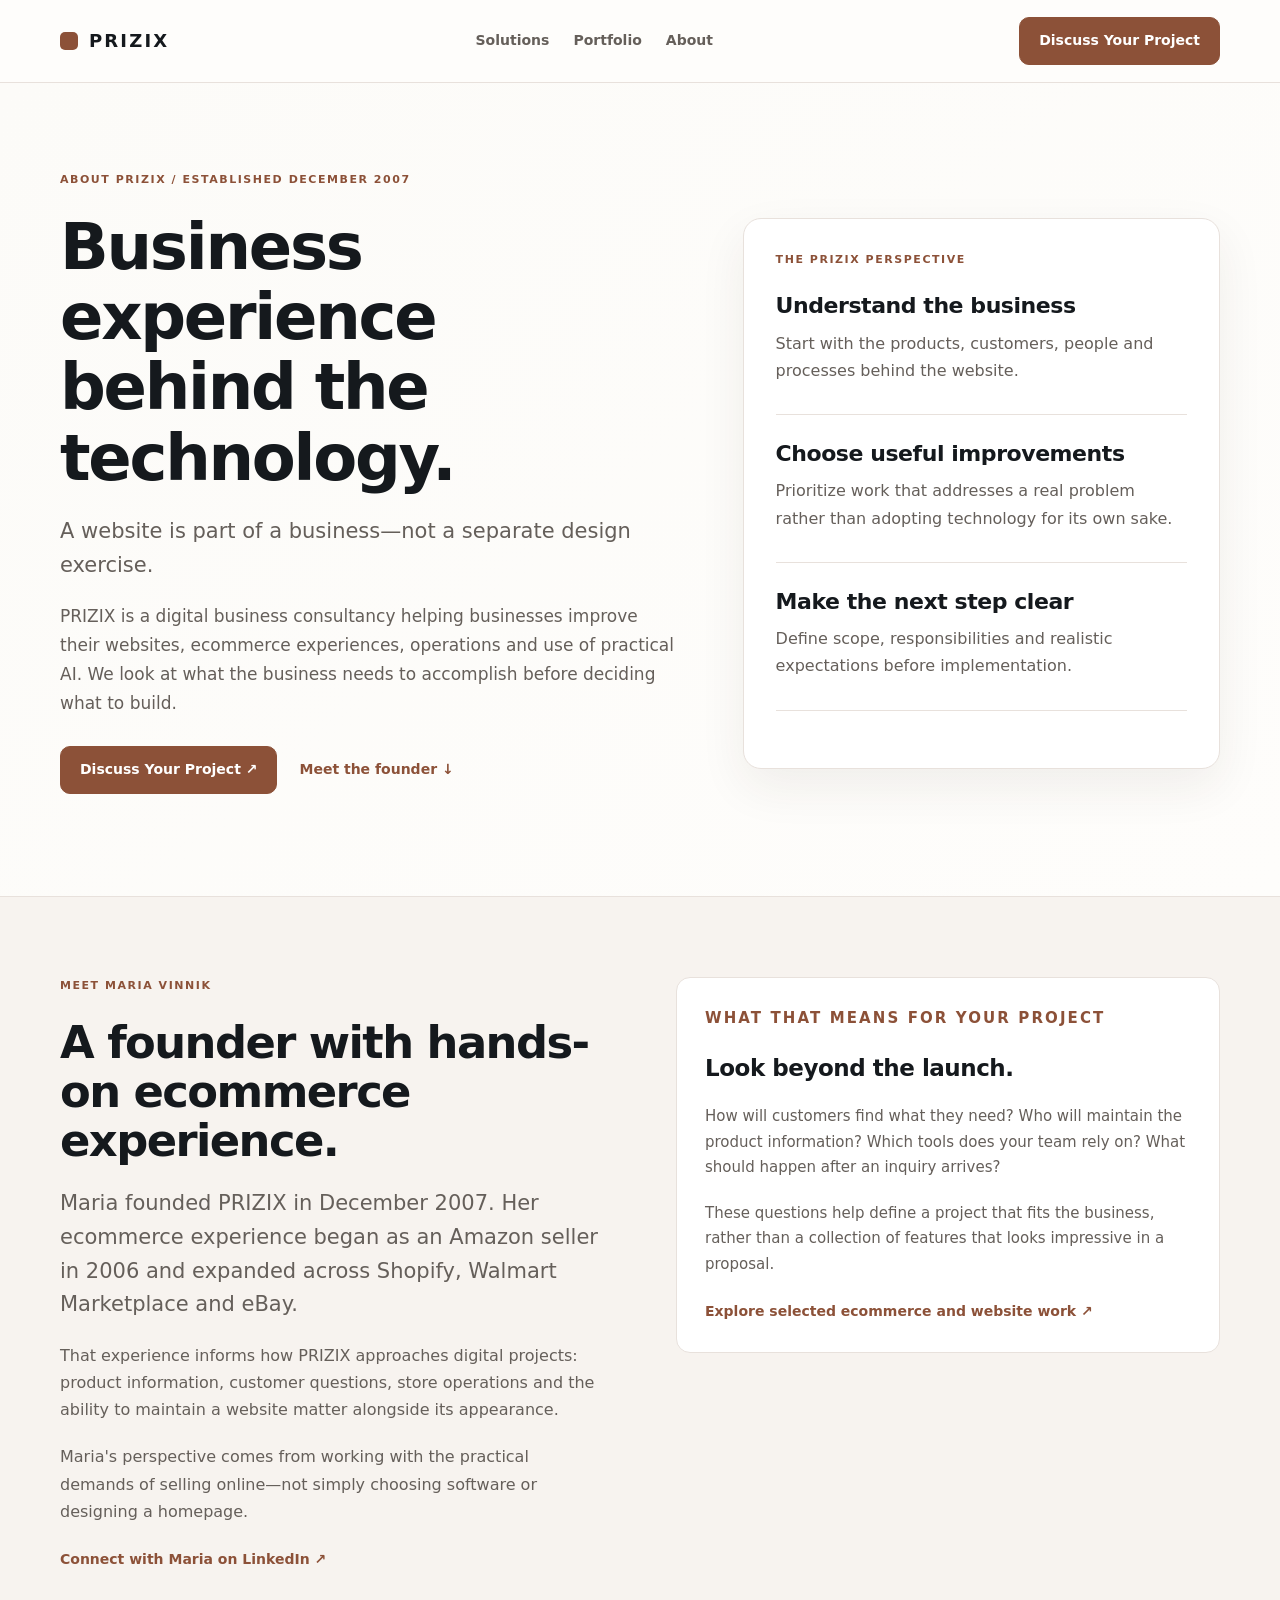
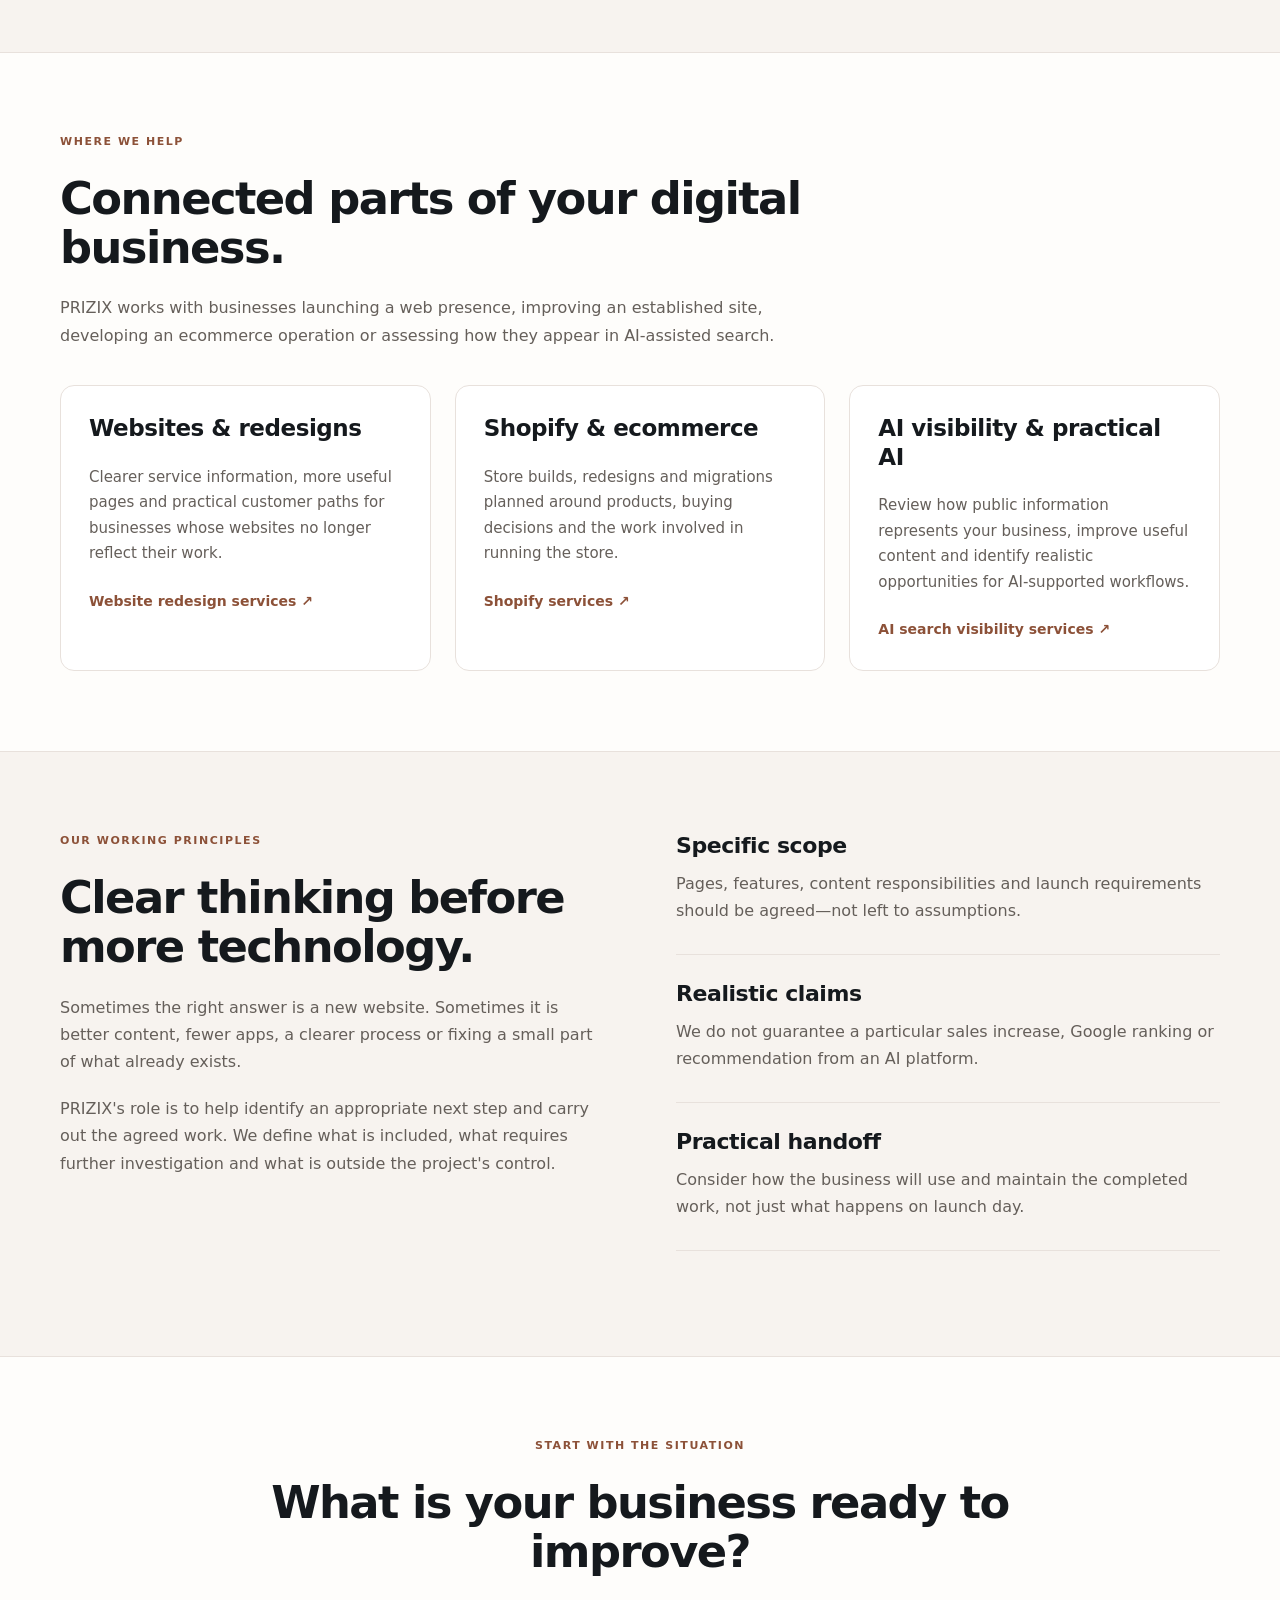
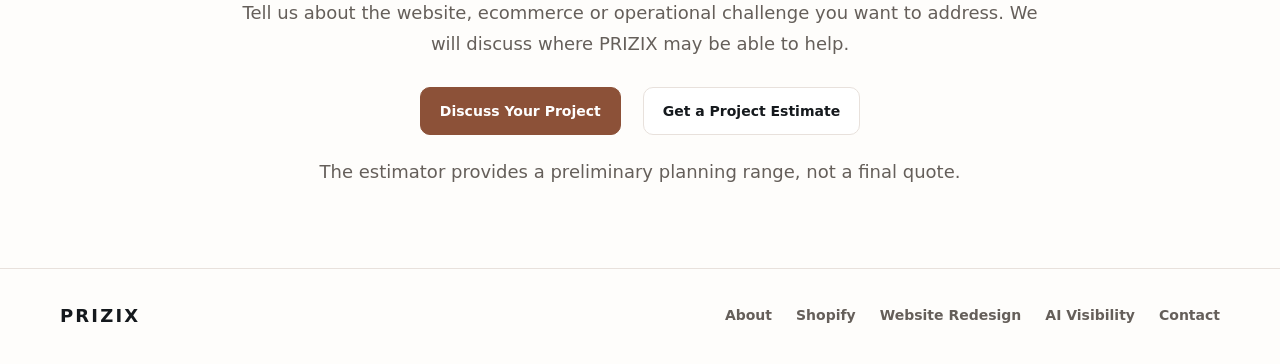
<file: about/index.html>
<!doctype html>
<html lang="en">
<head>
  <meta charset="utf-8"><meta name="viewport" content="width=device-width, initial-scale=1">
  <title>About PRIZIX &amp; Founder Maria Vinnik | Digital Business Consultancy</title>
  <meta name="description" content="Meet Maria Vinnik, founder of PRIZIX. Established in December 2007, PRIZIX brings hands-on ecommerce experience to websites, operations and practical AI.">
  <link rel="canonical" href="https://www.prizix.com/about/"><link rel="icon" href="/favicon.svg" type="image/svg+xml"><link rel="stylesheet" href="/shopify/styles.css">
  <meta property="og:type" content="website"><meta property="og:title" content="About PRIZIX &amp; Founder Maria Vinnik">
  <meta property="og:description" content="Business experience behind the technology. Meet PRIZIX and its founder, Maria Vinnik.">
  <meta property="og:url" content="https://www.prizix.com/about/"><meta property="og:image" content="https://www.prizix.com/prizix-social-preview.png"><meta name="twitter:card" content="summary_large_image">
  <script type="application/ld+json">{"@context":"https://schema.org","@graph":[{"@type":"AboutPage","@id":"https://www.prizix.com/about/#page","url":"https://www.prizix.com/about/","name":"About PRIZIX and Maria Vinnik","about":[{"@id":"https://www.prizix.com/about/#organization"},{"@id":"https://www.prizix.com/about/#maria-vinnik"}]},{"@type":"Organization","@id":"https://www.prizix.com/about/#organization","name":"PRIZIX","url":"https://www.prizix.com/","foundingDate":"2007-12","founder":{"@id":"https://www.prizix.com/about/#maria-vinnik"}},{"@type":"Person","@id":"https://www.prizix.com/about/#maria-vinnik","name":"Maria Vinnik","jobTitle":"Founder","worksFor":{"@id":"https://www.prizix.com/about/#organization"},"url":"https://www.prizix.com/about/#maria","sameAs":["https://www.linkedin.com/in/maria-vinnik-4811b383/"]},{"@type":"BreadcrumbList","itemListElement":[{"@type":"ListItem","position":1,"name":"Home","item":"https://www.prizix.com/"},{"@type":"ListItem","position":2,"name":"About","item":"https://www.prizix.com/about/"}]}]}</script>
</head>
<body>
  <a class="skip" href="#main">Skip to content</a>
  <header class="nav"><div class="container nav-inner"><a class="brand" href="/" aria-label="PRIZIX home"><span class="brand-dot" aria-hidden="true"></span>PRIZIX</a><nav aria-label="Primary navigation"><a href="/#solutions">Solutions</a><a href="/#portfolio">Portfolio</a><a href="/about/" aria-current="page">About</a></nav><a class="btn primary" href="/#contact">Discuss Your Project</a></div></header>
  <main id="main">
    <section class="hero"><div class="container hero-grid"><div><p class="eyebrow">About PRIZIX / Established December 2007</p><h1>Business experience behind the technology.</h1><p class="lead">A website is part of a business—not a separate design exercise.</p><p class="intro">PRIZIX is a digital business consultancy helping businesses improve their websites, ecommerce experiences, operations and use of practical AI. We look at what the business needs to accomplish before deciding what to build.</p><div class="actions"><a class="btn primary" href="/#contact">Discuss Your Project ↗</a><a class="text-link" href="#maria">Meet the founder ↓</a></div></div><aside class="hero-card"><p class="eyebrow">The PRIZIX perspective</p><div class="stack"><article><h3>Understand the business</h3><p>Start with the products, customers, people and processes behind the website.</p></article><article><h3>Choose useful improvements</h3><p>Prioritize work that addresses a real problem rather than adopting technology for its own sake.</p></article><article><h3>Make the next step clear</h3><p>Define scope, responsibilities and realistic expectations before implementation.</p></article></div></aside></div></section>
    <section class="section tinted" id="maria"><div class="container split"><div><p class="eyebrow">Meet Maria Vinnik</p><h2>A founder with hands-on ecommerce experience.</h2><p class="lead">Maria founded PRIZIX in December 2007. Her ecommerce experience began as an Amazon seller in 2006 and expanded across Shopify, Walmart Marketplace and eBay.</p><p>That experience informs how PRIZIX approaches digital projects: product information, customer questions, store operations and the ability to maintain a website matter alongside its appearance.</p><p>Maria's perspective comes from working with the practical demands of selling online—not simply choosing software or designing a homepage.</p><a class="text-link" href="https://www.linkedin.com/in/maria-vinnik-4811b383/">Connect with Maria on LinkedIn ↗</a></div><div class="card"><p class="eyebrow">What that means for your project</p><h3>Look beyond the launch.</h3><p>How will customers find what they need? Who will maintain the product information? Which tools does your team rely on? What should happen after an inquiry arrives?</p><p>These questions help define a project that fits the business, rather than a collection of features that looks impressive in a proposal.</p><a class="text-link" href="/#portfolio">Explore selected ecommerce and website work ↗</a></div></div></section>
    <section class="section"><div class="container"><div class="section-head"><p class="eyebrow">Where we help</p><h2>Connected parts of your digital business.</h2><p>PRIZIX works with businesses launching a web presence, improving an established site, developing an ecommerce operation or assessing how they appear in AI-assisted search.</p></div><div class="grid three"><article class="card"><h3>Websites &amp; redesigns</h3><p>Clearer service information, more useful pages and practical customer paths for businesses whose websites no longer reflect their work.</p><a class="text-link" href="/website-redesign/">Website redesign services ↗</a></article><article class="card"><h3>Shopify &amp; ecommerce</h3><p>Store builds, redesigns and migrations planned around products, buying decisions and the work involved in running the store.</p><a class="text-link" href="/shopify/">Shopify services ↗</a></article><article class="card"><h3>AI visibility &amp; practical AI</h3><p>Review how public information represents your business, improve useful content and identify realistic opportunities for AI-supported workflows.</p><a class="text-link" href="/ai-search-visibility/">AI search visibility services ↗</a></article></div></div></section>
    <section class="section tinted"><div class="container split"><div><p class="eyebrow">Our working principles</p><h2>Clear thinking before more technology.</h2><p>Sometimes the right answer is a new website. Sometimes it is better content, fewer apps, a clearer process or fixing a small part of what already exists.</p><p>PRIZIX's role is to help identify an appropriate next step and carry out the agreed work. We define what is included, what requires further investigation and what is outside the project's control.</p></div><div class="stack"><article><h3>Specific scope</h3><p>Pages, features, content responsibilities and launch requirements should be agreed—not left to assumptions.</p></article><article><h3>Realistic claims</h3><p>We do not guarantee a particular sales increase, Google ranking or recommendation from an AI platform.</p></article><article><h3>Practical handoff</h3><p>Consider how the business will use and maintain the completed work, not just what happens on launch day.</p></article></div></div></section>
    <section class="section"><div class="container closing"><p class="eyebrow">Start with the situation</p><h2>What is your business ready to improve?</h2><p>Tell us about the website, ecommerce or operational challenge you want to address. We will discuss where PRIZIX may be able to help.</p><div class="actions"><a class="btn primary" href="/#contact">Discuss Your Project</a><a class="btn" href="/estimate/">Get a Project Estimate</a></div><p class="small">The estimator provides a preliminary planning range, not a final quote.</p></div></section>
  </main>
  <footer><div class="container footer-inner"><a class="brand" href="/">PRIZIX</a><nav aria-label="Footer navigation"><a href="/about/" aria-current="page">About</a><a href="/shopify/">Shopify</a><a href="/website-redesign/">Website Redesign</a><a href="/ai-search-visibility/">AI Visibility</a><a href="/#contact">Contact</a></nav></div></footer>
</body>
</html>
</file>
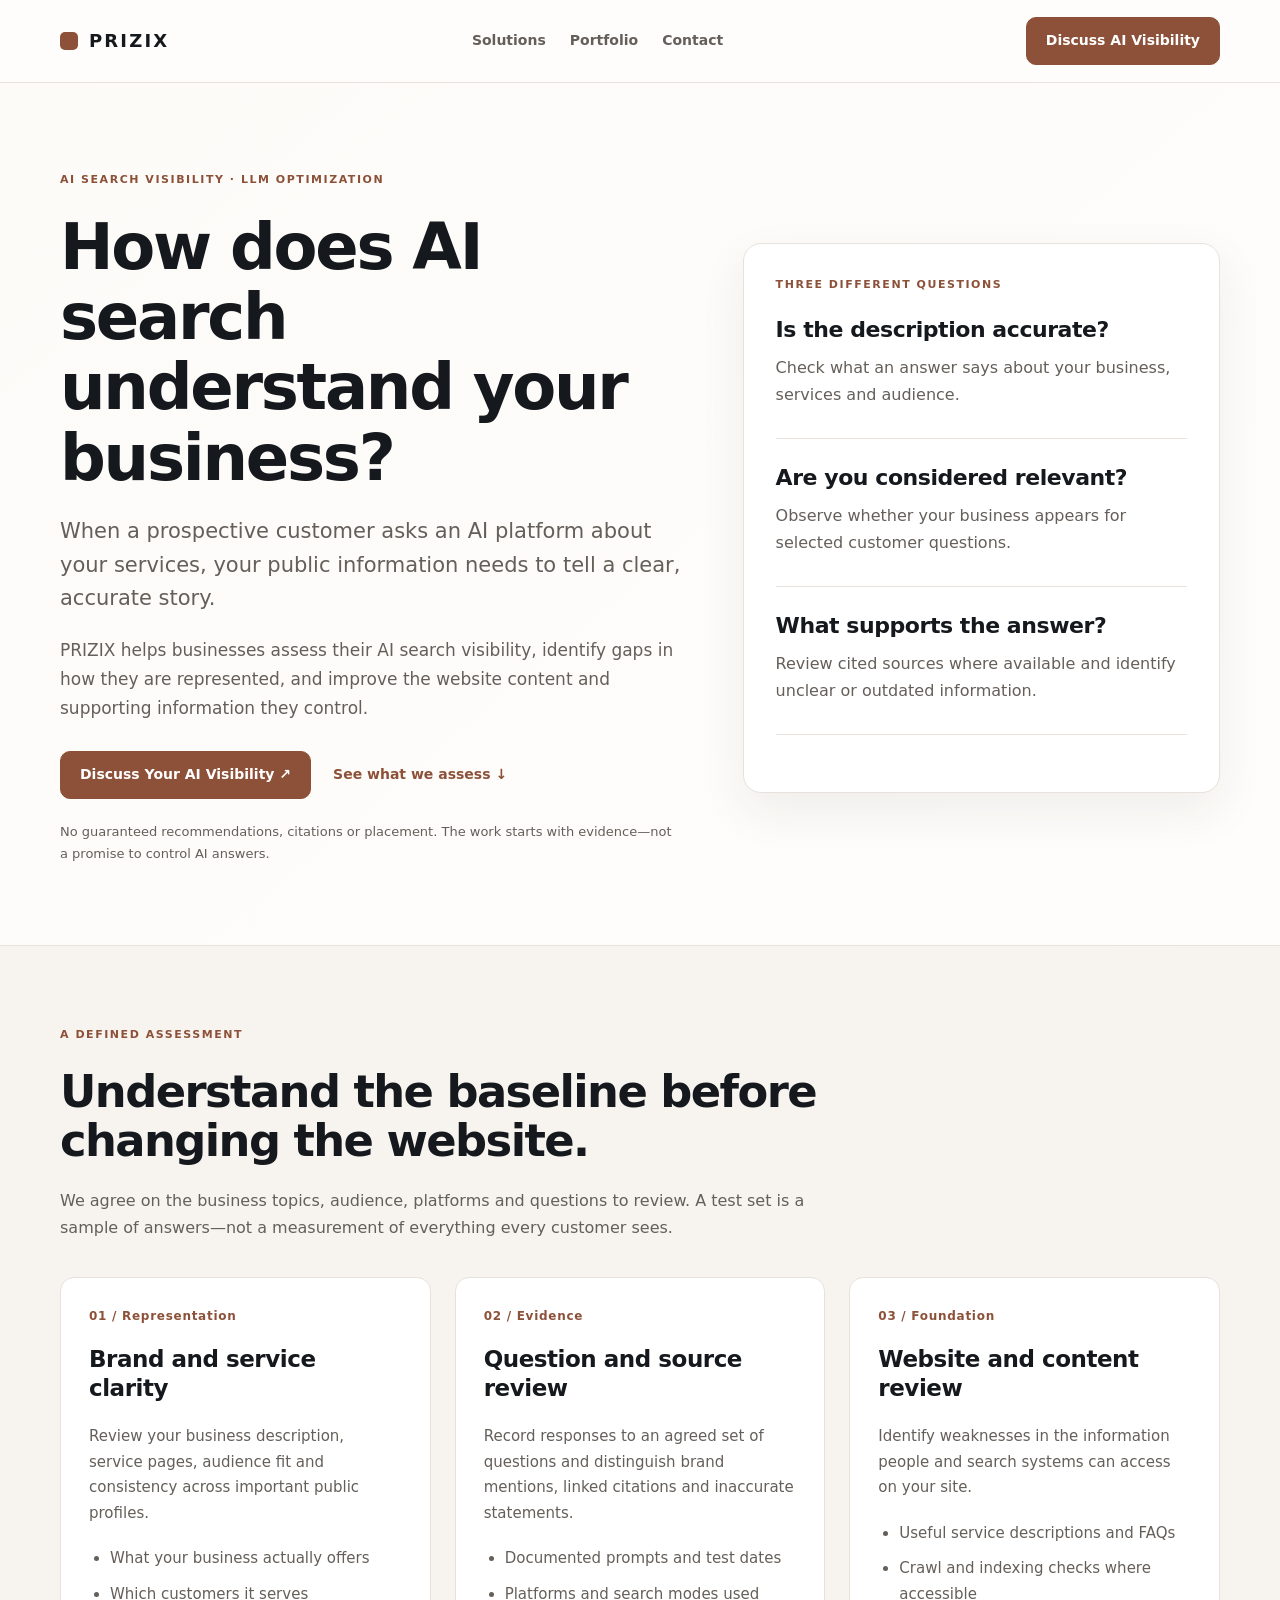
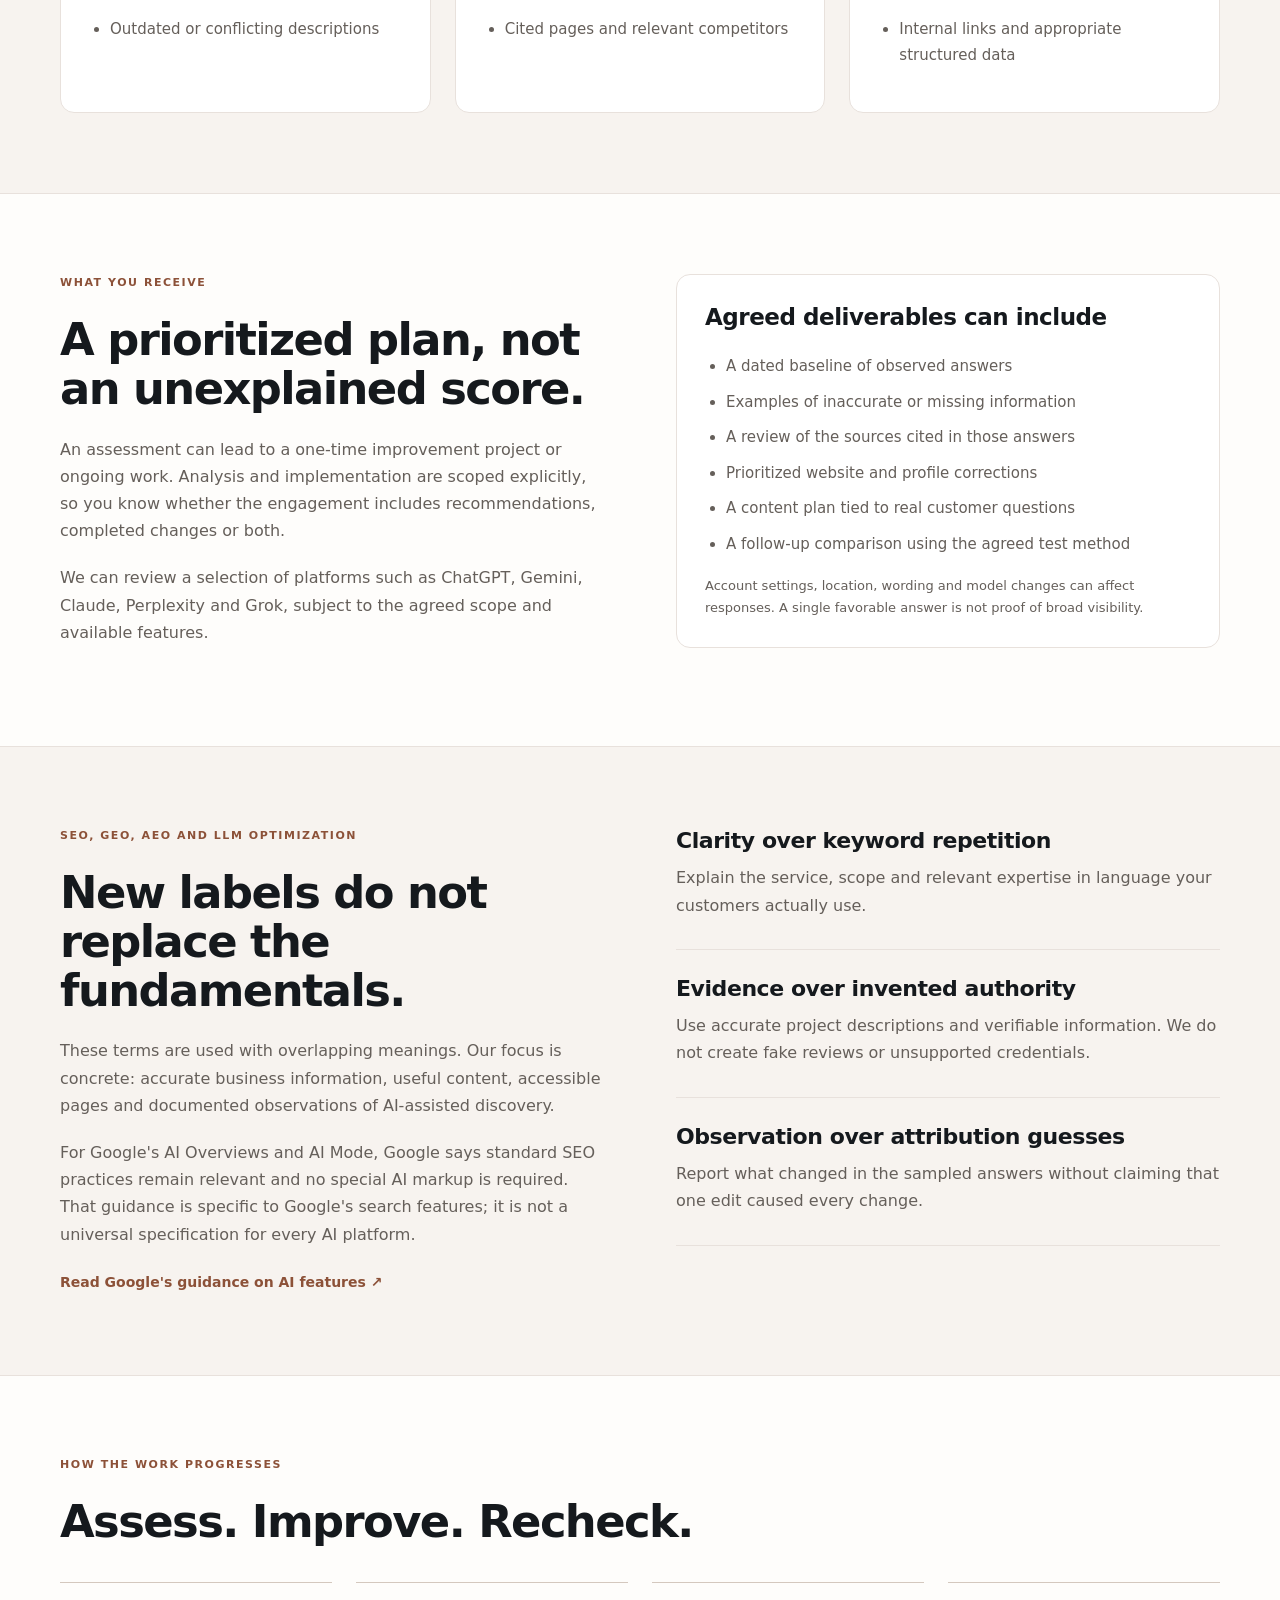
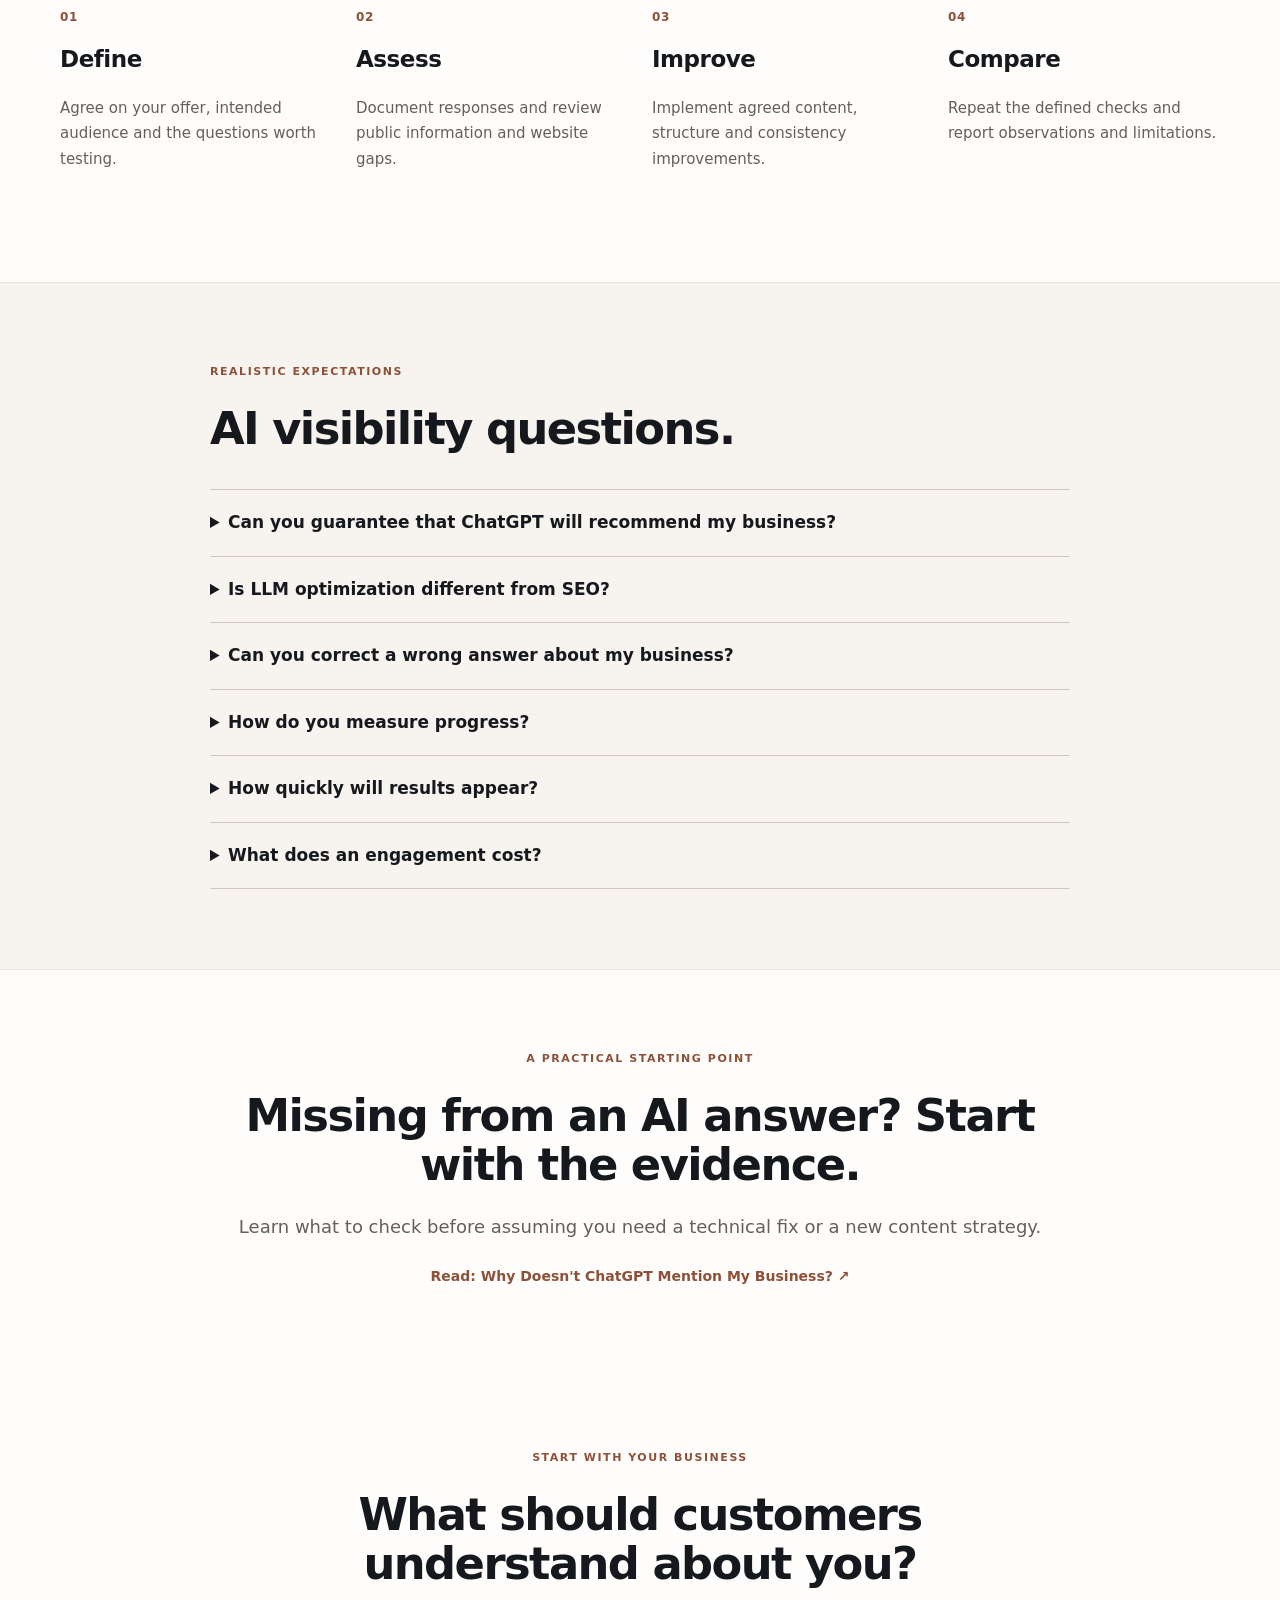
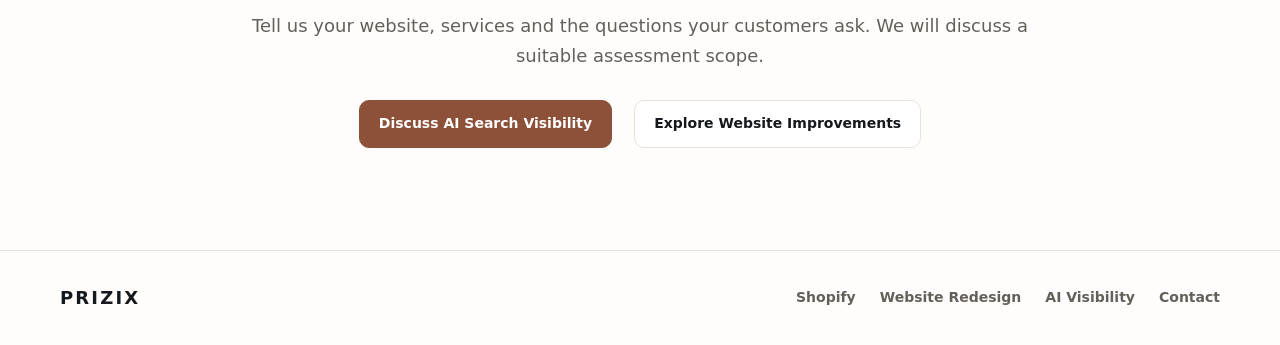
<file: ai-search-visibility/index.html>
<!doctype html>
<html lang="en">
<head>
  <meta charset="utf-8"><meta name="viewport" content="width=device-width, initial-scale=1">
  <title>AI Search Visibility &amp; LLM Optimization Services | PRIZIX</title>
  <meta name="description" content="AI search visibility and LLM optimization services for businesses. Review brand representation, improve website clarity and track a defined set of AI questions.">
  <link rel="canonical" href="https://www.prizix.com/ai-search-visibility/">
  <link rel="icon" href="/favicon.svg" type="image/svg+xml"><link rel="stylesheet" href="/shopify/styles.css">
  <meta property="og:type" content="website"><meta property="og:title" content="AI Search Visibility &amp; LLM Optimization Services | PRIZIX">
  <meta property="og:description" content="Understand how AI-assisted search represents your business, identify gaps and prioritize practical improvements.">
  <meta property="og:url" content="https://www.prizix.com/ai-search-visibility/"><meta property="og:image" content="https://www.prizix.com/prizix-social-preview.png"><meta name="twitter:card" content="summary_large_image">
  <script type="application/ld+json">{"@context":"https://schema.org","@graph":[{"@type":"Service","name":"AI Search Visibility and LLM Optimization","url":"https://www.prizix.com/ai-search-visibility/","serviceType":"AI search visibility assessment and content improvement","provider":{"@type":"Organization","name":"PRIZIX","url":"https://www.prizix.com/"}},{"@type":"BreadcrumbList","itemListElement":[{"@type":"ListItem","position":1,"name":"Home","item":"https://www.prizix.com/"},{"@type":"ListItem","position":2,"name":"AI Search Visibility","item":"https://www.prizix.com/ai-search-visibility/"}]}]}</script>
</head>
<body>
  <a class="skip" href="#main">Skip to content</a>
  <header class="nav"><div class="container nav-inner"><a class="brand" href="/" aria-label="PRIZIX home"><span class="brand-dot" aria-hidden="true"></span>PRIZIX</a><nav aria-label="Primary navigation"><a href="/#solutions">Solutions</a><a href="/#portfolio">Portfolio</a><a href="/#contact">Contact</a></nav><a class="btn primary" href="/#contact">Discuss AI Visibility</a></div></header>
  <main id="main">
    <section class="hero"><div class="container hero-grid"><div><p class="eyebrow">AI search visibility · LLM optimization</p><h1>How does AI search understand your business?</h1><p class="lead">When a prospective customer asks an AI platform about your services, your public information needs to tell a clear, accurate story.</p><p class="intro">PRIZIX helps businesses assess their AI search visibility, identify gaps in how they are represented, and improve the website content and supporting information they control.</p><div class="actions"><a class="btn primary" href="/#contact">Discuss Your AI Visibility ↗</a><a class="text-link" href="#assessment">See what we assess ↓</a></div><p class="small">No guaranteed recommendations, citations or placement. The work starts with evidence—not a promise to control AI answers.</p></div><aside class="hero-card"><p class="eyebrow">Three different questions</p><div class="stack"><article><h3>Is the description accurate?</h3><p>Check what an answer says about your business, services and audience.</p></article><article><h3>Are you considered relevant?</h3><p>Observe whether your business appears for selected customer questions.</p></article><article><h3>What supports the answer?</h3><p>Review cited sources where available and identify unclear or outdated information.</p></article></div></aside></div></section>
    <section class="section tinted" id="assessment"><div class="container"><div class="section-head"><p class="eyebrow">A defined assessment</p><h2>Understand the baseline before changing the website.</h2><p>We agree on the business topics, audience, platforms and questions to review. A test set is a sample of answers—not a measurement of everything every customer sees.</p></div><div class="grid three"><article class="card"><span class="number">01 / Representation</span><h3>Brand and service clarity</h3><p>Review your business description, service pages, audience fit and consistency across important public profiles.</p><ul><li>What your business actually offers</li><li>Which customers it serves</li><li>Outdated or conflicting descriptions</li></ul></article><article class="card"><span class="number">02 / Evidence</span><h3>Question and source review</h3><p>Record responses to an agreed set of questions and distinguish brand mentions, linked citations and inaccurate statements.</p><ul><li>Documented prompts and test dates</li><li>Platforms and search modes used</li><li>Cited pages and relevant competitors</li></ul></article><article class="card"><span class="number">03 / Foundation</span><h3>Website and content review</h3><p>Identify weaknesses in the information people and search systems can access on your site.</p><ul><li>Useful service descriptions and FAQs</li><li>Crawl and indexing checks where accessible</li><li>Internal links and appropriate structured data</li></ul></article></div></div></section>
    <section class="section"><div class="container split"><div><p class="eyebrow">What you receive</p><h2>A prioritized plan, not an unexplained score.</h2><p>An assessment can lead to a one-time improvement project or ongoing work. Analysis and implementation are scoped explicitly, so you know whether the engagement includes recommendations, completed changes or both.</p><p>We can review a selection of platforms such as ChatGPT, Gemini, Claude, Perplexity and Grok, subject to the agreed scope and available features.</p></div><div class="card"><h3>Agreed deliverables can include</h3><ul><li>A dated baseline of observed answers</li><li>Examples of inaccurate or missing information</li><li>A review of the sources cited in those answers</li><li>Prioritized website and profile corrections</li><li>A content plan tied to real customer questions</li><li>A follow-up comparison using the agreed test method</li></ul><p class="small">Account settings, location, wording and model changes can affect responses. A single favorable answer is not proof of broad visibility.</p></div></div></section>
    <section class="section tinted"><div class="container split"><div><p class="eyebrow">SEO, GEO, AEO and LLM optimization</p><h2>New labels do not replace the fundamentals.</h2><p>These terms are used with overlapping meanings. Our focus is concrete: accurate business information, useful content, accessible pages and documented observations of AI-assisted discovery.</p><p>For Google's AI Overviews and AI Mode, Google says standard SEO practices remain relevant and no special AI markup is required. That guidance is specific to Google's search features; it is not a universal specification for every AI platform.</p><a class="text-link" href="https://developers.google.com/search/docs/appearance/ai-features">Read Google's guidance on AI features ↗</a></div><div class="stack"><article><h3>Clarity over keyword repetition</h3><p>Explain the service, scope and relevant expertise in language your customers actually use.</p></article><article><h3>Evidence over invented authority</h3><p>Use accurate project descriptions and verifiable information. We do not create fake reviews or unsupported credentials.</p></article><article><h3>Observation over attribution guesses</h3><p>Report what changed in the sampled answers without claiming that one edit caused every change.</p></article></div></div></section>
    <section class="section"><div class="container"><div class="section-head"><p class="eyebrow">How the work progresses</p><h2>Assess. Improve. Recheck.</h2></div><ol class="grid four process"><li><span class="number">01</span><h3>Define</h3><p>Agree on your offer, intended audience and the questions worth testing.</p></li><li><span class="number">02</span><h3>Assess</h3><p>Document responses and review public information and website gaps.</p></li><li><span class="number">03</span><h3>Improve</h3><p>Implement agreed content, structure and consistency improvements.</p></li><li><span class="number">04</span><h3>Compare</h3><p>Repeat the defined checks and report observations and limitations.</p></li></ol></div></section>
    <section class="section tinted"><div class="container faq"><p class="eyebrow">Realistic expectations</p><h2>AI visibility questions.</h2><details><summary>Can you guarantee that ChatGPT will recommend my business?</summary><p>No. PRIZIX does not control AI platforms, their sources or their recommendations. We can improve information you control and report observed answers, but cannot guarantee inclusion.</p></details><details><summary>Is LLM optimization different from SEO?</summary><p>There is substantial overlap in content quality, accessibility and clarity. AI visibility work additionally examines how selected AI answers describe or mention your business. It is not a replacement for technical SEO or useful service pages.</p></details><details><summary>Can you correct a wrong answer about my business?</summary><p>We can identify inaccurate source information and help correct pages or profiles you control. We can also document platform feedback options where available. Whether and when an AI platform changes its answer is outside our control.</p></details><details><summary>How do you measure progress?</summary><p>We compare a defined set of prompts, dates and platforms, recording mentions, citations and factual accuracy. Referral traffic and inquiries can be considered where tracking is available, but not every AI interaction produces a measurable website visit.</p></details><details><summary>How quickly will results appear?</summary><p>There is no reliable universal timeline. Source updates, retrieval behavior and model changes vary. We separate completed work from observed visibility changes rather than promising a result by a specific date.</p></details><details><summary>What does an engagement cost?</summary><p>Cost depends on the platforms and questions reviewed, the number of pages or profiles, implementation needs and any ongoing reporting. We agree on those deliverables before quoting.</p></details></div></section>
    <section class="section"><div class="container closing"><p class="eyebrow">A practical starting point</p><h2>Missing from an AI answer? Start with the evidence.</h2><p>Learn what to check before assuming you need a technical fix or a new content strategy.</p><a class="text-link" href="/insights/why-chatgpt-doesnt-mention-my-business/">Read: Why Doesn't ChatGPT Mention My Business? ↗</a></div></section>
    <section class="section"><div class="container closing"><p class="eyebrow">Start with your business</p><h2>What should customers understand about you?</h2><p>Tell us your website, services and the questions your customers ask. We will discuss a suitable assessment scope.</p><div class="actions"><a class="btn primary" href="/#contact">Discuss AI Search Visibility</a><a class="btn" href="/website-redesign/">Explore Website Improvements</a></div></div></section>
  </main>
  <footer><div class="container footer-inner"><a class="brand" href="/">PRIZIX</a><nav aria-label="Footer navigation"><a href="/shopify/">Shopify</a><a href="/website-redesign/">Website Redesign</a><a href="/ai-search-visibility/" aria-current="page">AI Visibility</a><a href="/#contact">Contact</a></nav></div></footer>
</body>
</html>
</file>
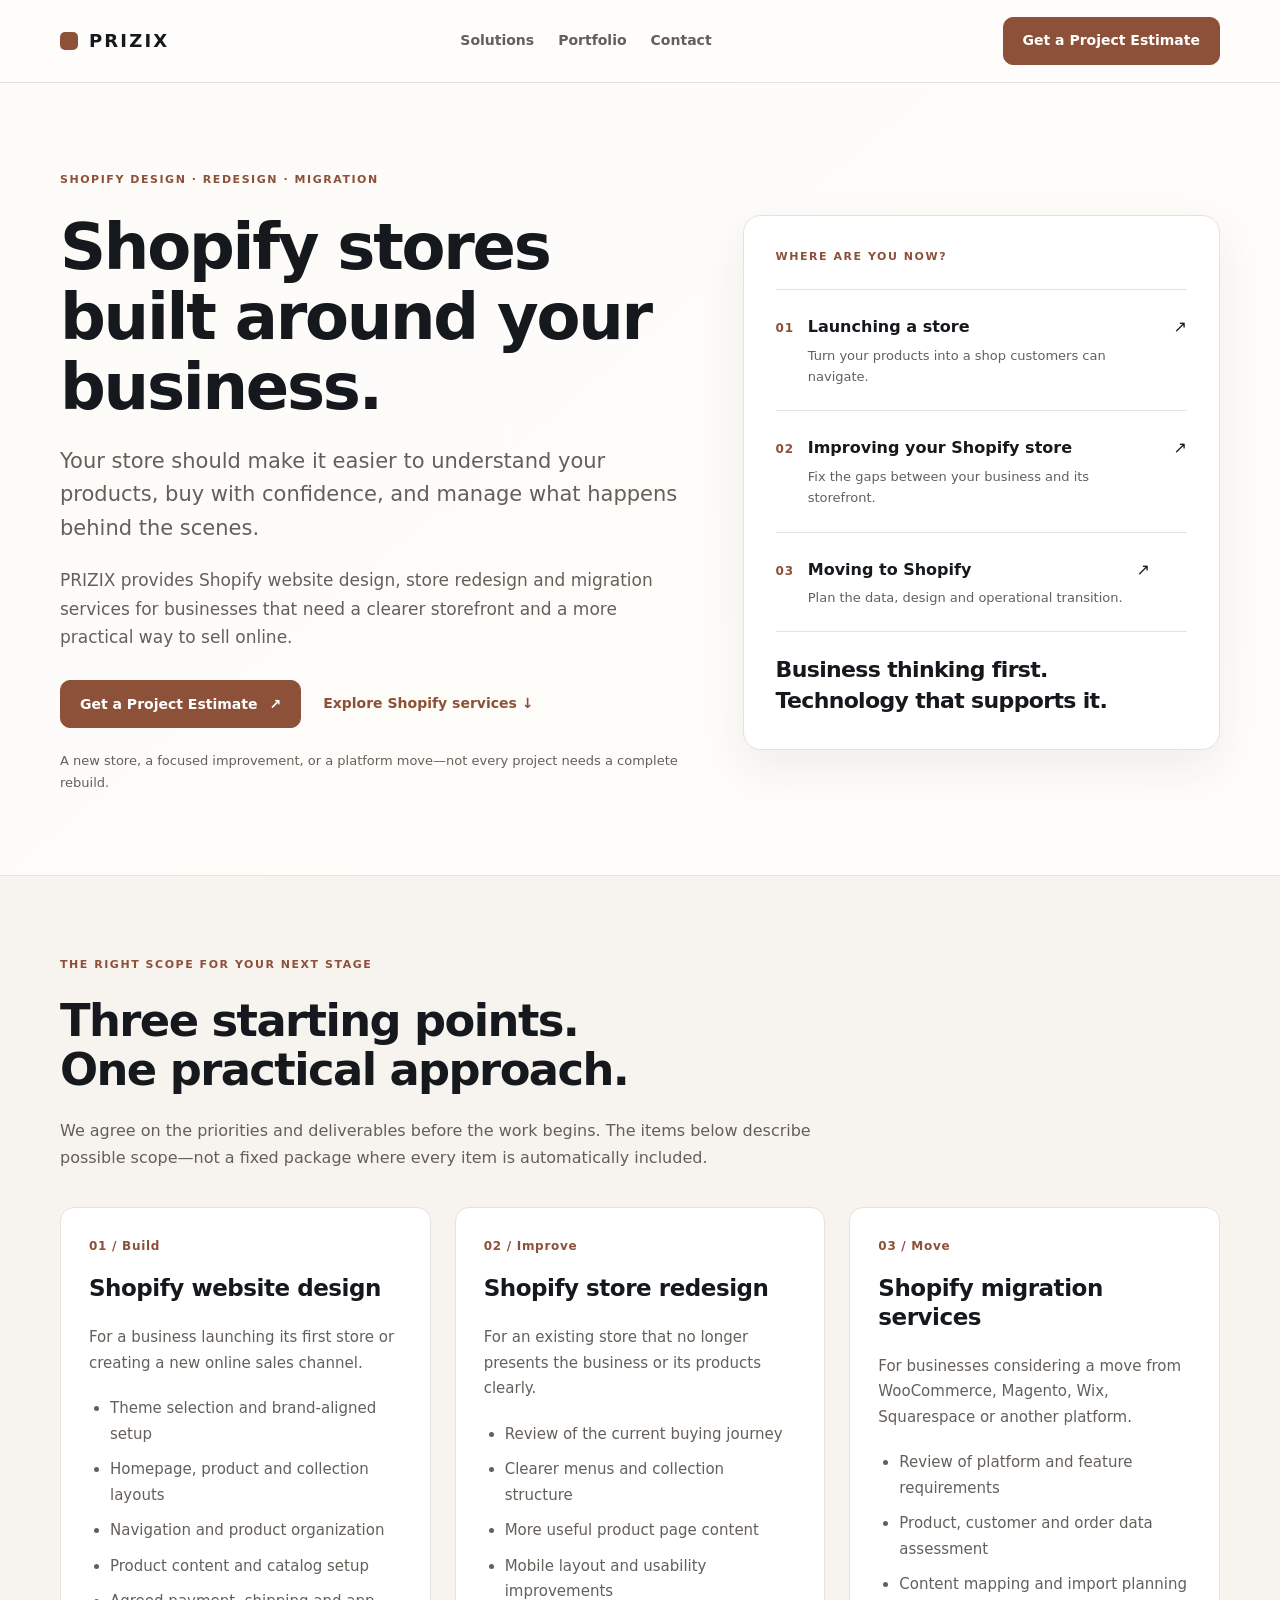
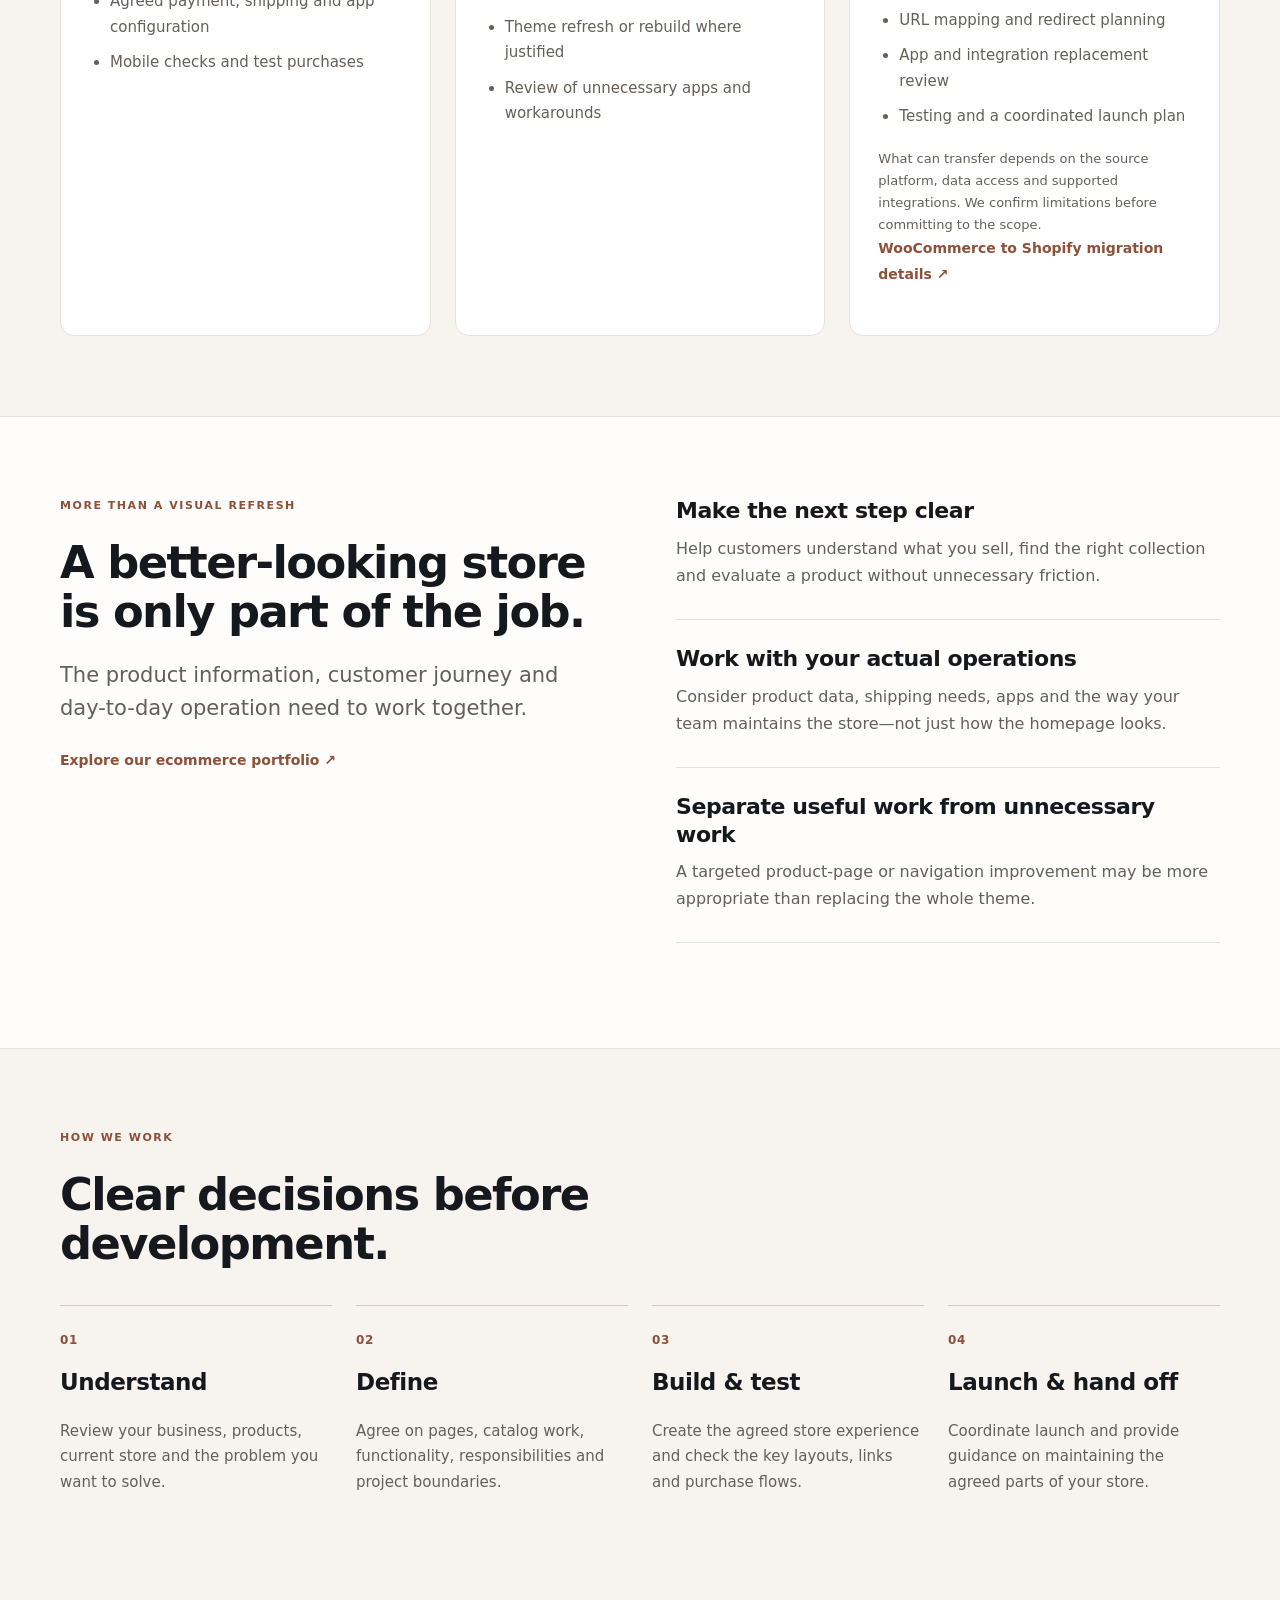
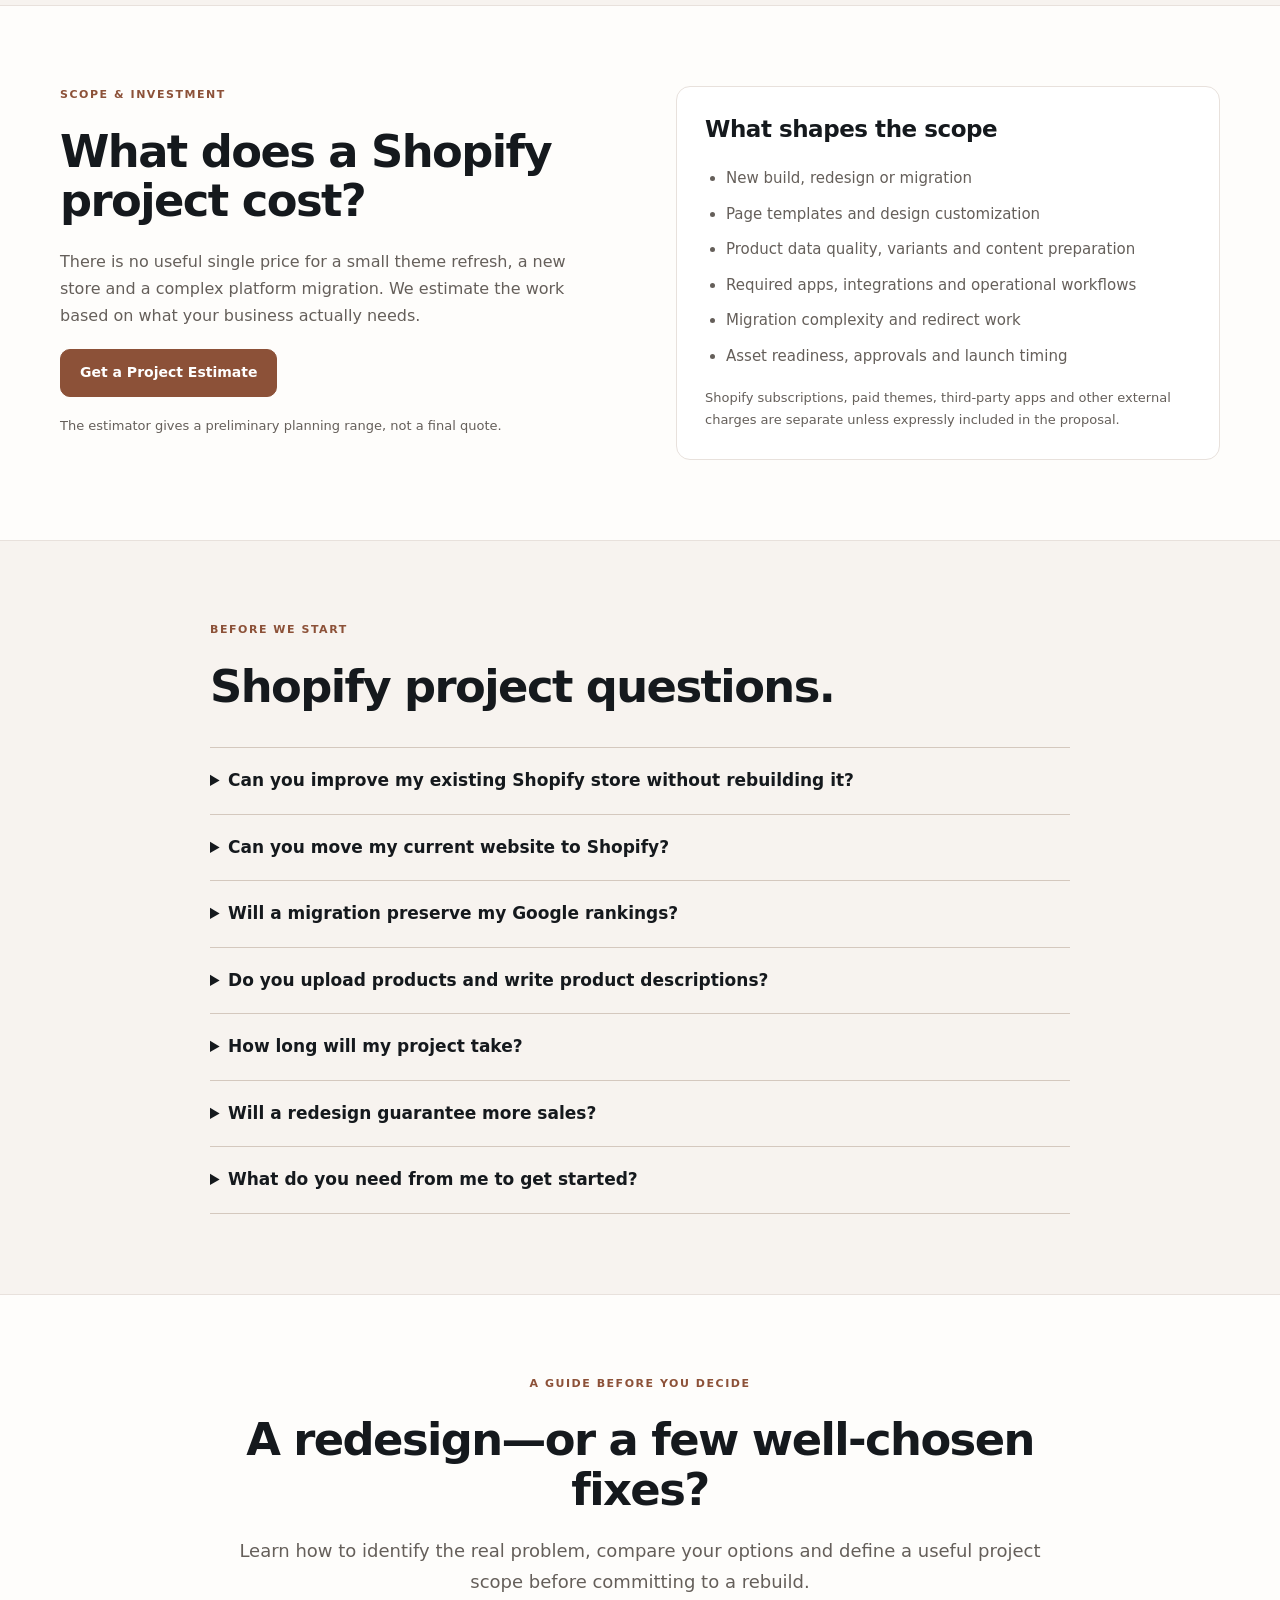
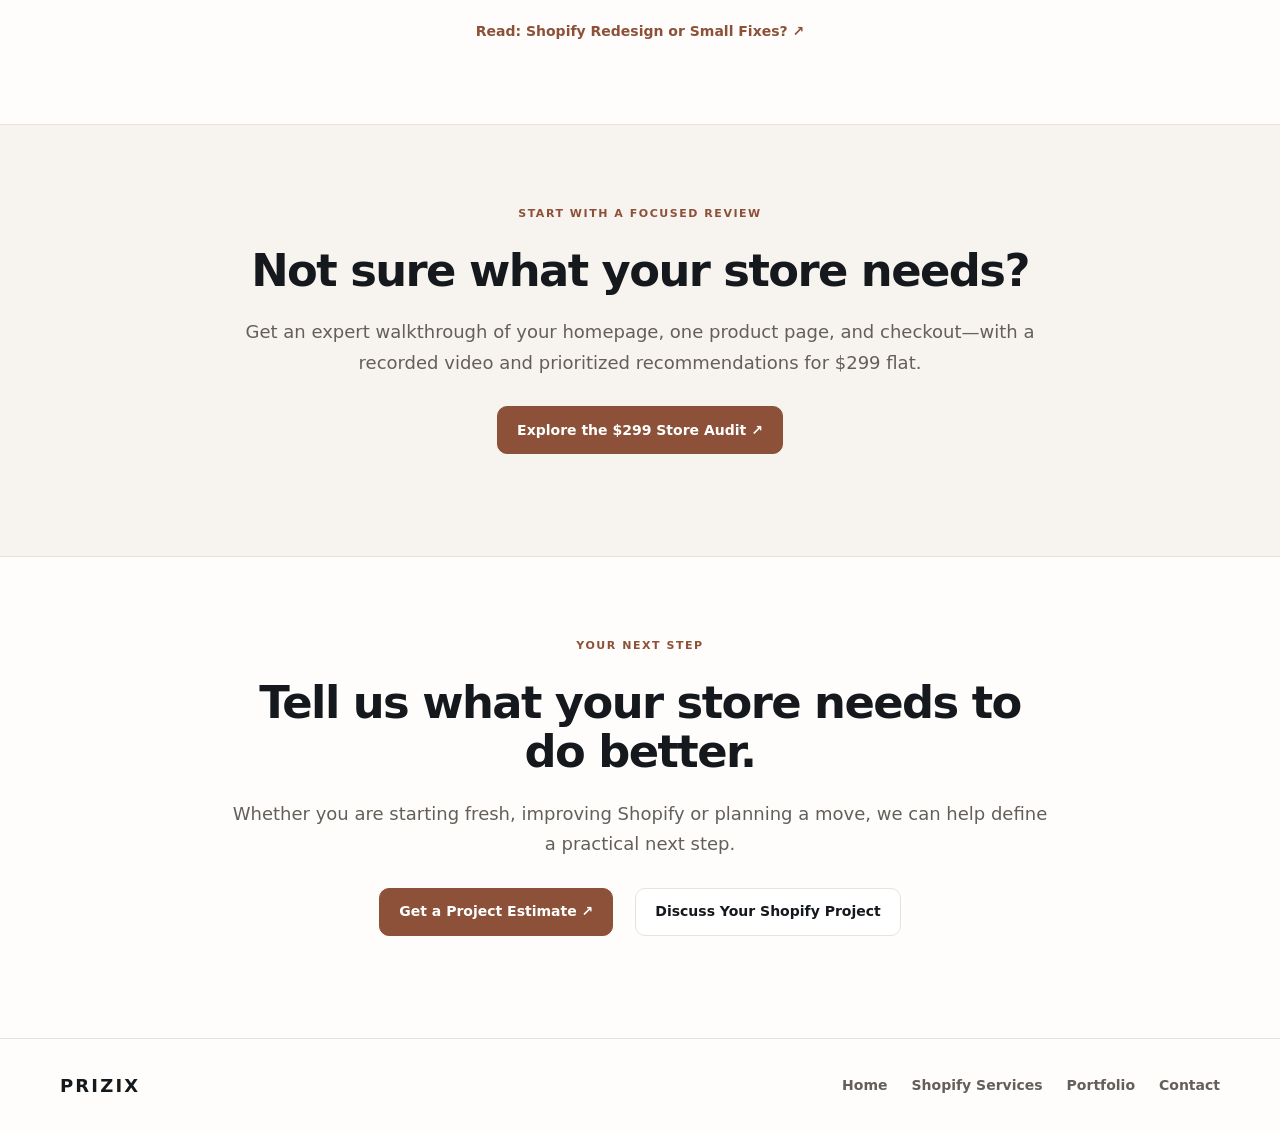
<file: shopify/index.html>
<!doctype html>
<html lang="en">
<head>
  <meta charset="utf-8">
  <meta name="viewport" content="width=device-width, initial-scale=1">
  <title>Shopify Website Design, Redesign &amp; Migration | PRIZIX</title>
  <meta name="description" content="Shopify website design, store redesign and migration services for growing businesses. PRIZIX helps improve product pages, navigation and ecommerce operations.">
  <link rel="canonical" href="https://www.prizix.com/shopify/">
  <link rel="icon" href="/favicon.svg" type="image/svg+xml">
  <link rel="stylesheet" href="/shopify/styles.css">
  <meta property="og:type" content="website">
  <meta property="og:title" content="Shopify Website Design, Redesign &amp; Migration | PRIZIX">
  <meta property="og:description" content="Build, redesign or migrate your Shopify store around your products, customers and business needs.">
  <meta property="og:url" content="https://www.prizix.com/shopify/">
  <meta property="og:image" content="https://www.prizix.com/prizix-social-preview.png">
  <meta name="twitter:card" content="summary_large_image">
  <script type="application/ld+json">
  {"@context":"https://schema.org","@graph":[{"@type":"Service","@id":"https://www.prizix.com/shopify/#service","name":"Shopify Website Design, Redesign and Migration","url":"https://www.prizix.com/shopify/","serviceType":"Shopify website design, store redesign and migration","provider":{"@type":"Organization","name":"PRIZIX","url":"https://www.prizix.com/"}},{"@type":"BreadcrumbList","itemListElement":[{"@type":"ListItem","position":1,"name":"Home","item":"https://www.prizix.com/"},{"@type":"ListItem","position":2,"name":"Shopify Services","item":"https://www.prizix.com/shopify/"}]}]}
  </script>
</head>
<body>
  <a class="skip" href="#main">Skip to content</a>
  <header class="nav">
    <div class="container nav-inner">
      <a class="brand" href="/" aria-label="PRIZIX home"><span class="brand-dot" aria-hidden="true"></span>PRIZIX</a>
      <nav aria-label="Primary navigation"><a href="/#solutions">Solutions</a><a href="/#portfolio">Portfolio</a><a href="/#contact">Contact</a></nav>
      <a class="btn primary" href="/estimate/">Get a Project Estimate</a>
    </div>
  </header>
  <main id="main">
    <section class="hero">
      <div class="container hero-grid">
        <div>
          <p class="eyebrow">Shopify design · Redesign · Migration</p>
          <h1>Shopify stores built around your business.</h1>
          <p class="lead">Your store should make it easier to understand your products, buy with confidence, and manage what happens behind the scenes.</p>
          <p class="intro">PRIZIX provides Shopify website design, store redesign and migration services for businesses that need a clearer storefront and a more practical way to sell online.</p>
          <div class="actions"><a class="btn primary" href="/estimate/">Get a Project Estimate <span aria-hidden="true">↗</span></a><a class="text-link" href="#services">Explore Shopify services ↓</a></div>
          <p class="small">A new store, a focused improvement, or a platform move—not every project needs a complete rebuild.</p>
        </div>
        <aside class="hero-card" aria-label="Choose your starting point">
          <p class="eyebrow">Where are you now?</p>
          <a href="#build"><span class="number">01</span><span><strong>Launching a store</strong><small>Turn your products into a shop customers can navigate.</small></span><span aria-hidden="true">↗</span></a>
          <a href="#redesign"><span class="number">02</span><span><strong>Improving your Shopify store</strong><small>Fix the gaps between your business and its storefront.</small></span><span aria-hidden="true">↗</span></a>
          <a href="#migration"><span class="number">03</span><span><strong>Moving to Shopify</strong><small>Plan the data, design and operational transition.</small></span><span aria-hidden="true">↗</span></a>
          <div class="card-note">Business thinking first.<br>Technology that supports it.</div>
        </aside>
      </div>
    </section>
    <section class="section tinted" id="services">
      <div class="container">
        <div class="section-head"><p class="eyebrow">The right scope for your next stage</p><h2>Three starting points.<br>One practical approach.</h2><p>We agree on the priorities and deliverables before the work begins. The items below describe possible scope—not a fixed package where every item is automatically included.</p></div>
        <div class="grid three">
          <article class="card" id="build"><span class="number">01 / Build</span><h3>Shopify website design</h3><p>For a business launching its first store or creating a new online sales channel.</p><ul><li>Theme selection and brand-aligned setup</li><li>Homepage, product and collection layouts</li><li>Navigation and product organization</li><li>Product content and catalog setup</li><li>Agreed payment, shipping and app configuration</li><li>Mobile checks and test purchases</li></ul></article>
          <article class="card" id="redesign"><span class="number">02 / Improve</span><h3>Shopify store redesign</h3><p>For an existing store that no longer presents the business or its products clearly.</p><ul><li>Review of the current buying journey</li><li>Clearer menus and collection structure</li><li>More useful product page content</li><li>Mobile layout and usability improvements</li><li>Theme refresh or rebuild where justified</li><li>Review of unnecessary apps and workarounds</li></ul></article>
          <article class="card" id="migration"><span class="number">03 / Move</span><h3>Shopify migration services</h3><p>For businesses considering a move from WooCommerce, Magento, Wix, Squarespace or another platform.</p><ul><li>Review of platform and feature requirements</li><li>Product, customer and order data assessment</li><li>Content mapping and import planning</li><li>URL mapping and redirect planning</li><li>App and integration replacement review</li><li>Testing and a coordinated launch plan</li></ul><p class="small">What can transfer depends on the source platform, data access and supported integrations. We confirm limitations before committing to the scope.</p><p><a class="text-link" href="/shopify/woocommerce-to-shopify/">WooCommerce to Shopify migration details ↗</a></p></article>
        </div>
      </div>
    </section>
    <section class="section">
      <div class="container split">
        <div><p class="eyebrow">More than a visual refresh</p><h2>A better-looking store is only part of the job.</h2><p class="lead">The product information, customer journey and day-to-day operation need to work together.</p><a class="text-link" href="/#portfolio">Explore our ecommerce portfolio ↗</a></div>
        <div class="stack"><article><h3>Make the next step clear</h3><p>Help customers understand what you sell, find the right collection and evaluate a product without unnecessary friction.</p></article><article><h3>Work with your actual operations</h3><p>Consider product data, shipping needs, apps and the way your team maintains the store—not just how the homepage looks.</p></article><article><h3>Separate useful work from unnecessary work</h3><p>A targeted product-page or navigation improvement may be more appropriate than replacing the whole theme.</p></article></div>
      </div>
    </section>
    <section class="section tinted">
      <div class="container"><div class="section-head"><p class="eyebrow">How we work</p><h2>Clear decisions before development.</h2></div>
        <ol class="grid four process"><li><span class="number">01</span><h3>Understand</h3><p>Review your business, products, current store and the problem you want to solve.</p></li><li><span class="number">02</span><h3>Define</h3><p>Agree on pages, catalog work, functionality, responsibilities and project boundaries.</p></li><li><span class="number">03</span><h3>Build &amp; test</h3><p>Create the agreed store experience and check the key layouts, links and purchase flows.</p></li><li><span class="number">04</span><h3>Launch &amp; hand off</h3><p>Coordinate launch and provide guidance on maintaining the agreed parts of your store.</p></li></ol>
      </div>
    </section>
    <section class="section" id="pricing">
      <div class="container split"><div><p class="eyebrow">Scope &amp; investment</p><h2>What does a Shopify project cost?</h2><p>There is no useful single price for a small theme refresh, a new store and a complex platform migration. We estimate the work based on what your business actually needs.</p><a class="btn primary" href="/estimate/">Get a Project Estimate</a><p class="small">The estimator gives a preliminary planning range, not a final quote.</p></div><div class="card"><h3>What shapes the scope</h3><ul><li>New build, redesign or migration</li><li>Page templates and design customization</li><li>Product data quality, variants and content preparation</li><li>Required apps, integrations and operational workflows</li><li>Migration complexity and redirect work</li><li>Asset readiness, approvals and launch timing</li></ul><p class="small">Shopify subscriptions, paid themes, third-party apps and other external charges are separate unless expressly included in the proposal.</p></div></div>
    </section>
    <section class="section tinted" id="faq">
      <div class="container faq"><p class="eyebrow">Before we start</p><h2>Shopify project questions.</h2>
        <details><summary>Can you improve my existing Shopify store without rebuilding it?</summary><p>Yes. We can scope focused improvements to product pages, collections, navigation, content or selected theme sections. A full redesign is appropriate only when the problems justify it.</p></details>
        <details><summary>Can you move my current website to Shopify?</summary><p>We assess the current platform, available exports, product data and required features first. The proposal then identifies what will move, what needs rebuilding and what cannot transfer directly. Customer passwords, subscriptions and app-specific data can require special handling.</p></details>
        <details><summary>Will a migration preserve my Google rankings?</summary><p>No one can guarantee unchanged rankings. A migration scope can include URL mapping, redirects, metadata and checks of important pages to reduce avoidable disruption. Search visibility can still fluctuate after a move.</p></details>
        <details><summary>Do you upload products and write product descriptions?</summary><p>Product setup, catalog cleanup and description work can be included. We confirm the available source material, required fields, variants and level of writing before estimating the work.</p></details>
        <details><summary>How long will my project take?</summary><p>The timeline depends on the agreed scope, integrations, data quality and how quickly assets and approvals are available. We provide a project-specific schedule after reviewing those requirements.</p></details>
        <details><summary>Will a redesign guarantee more sales?</summary><p>No. A clearer shopping experience can address identified usability and trust issues, but sales also depend on traffic quality, products, pricing, demand and other factors. We do not promise a specific conversion increase.</p></details>
        <details><summary>What do you need from me to get started?</summary><p>A short description of your goals, your current website if you have one, and any known requirements or deadlines. Product data, brand assets, access and approvals are requested as needed after the scope is agreed.</p></details>
      </div>
    </section>
    <section class="section"><div class="container closing"><p class="eyebrow">A guide before you decide</p><h2>A redesign—or a few well-chosen fixes?</h2><p>Learn how to identify the real problem, compare your options and define a useful project scope before committing to a rebuild.</p><a class="text-link" href="/insights/shopify-redesign-or-small-fixes/">Read: Shopify Redesign or Small Fixes? ↗</a></div></section>
    <section class="section tinted"><div class="container closing"><p class="eyebrow">Start with a focused review</p><h2>Not sure what your store needs?</h2><p>Get an expert walkthrough of your homepage, one product page, and checkout—with a recorded video and prioritized recommendations for $299 flat.</p><div class="actions"><a class="btn primary" href="/store-audit/">Explore the $299 Store Audit ↗</a></div></div></section>
    <section class="section"><div class="container closing"><p class="eyebrow">Your next step</p><h2>Tell us what your store needs to do better.</h2><p>Whether you are starting fresh, improving Shopify or planning a move, we can help define a practical next step.</p><div class="actions"><a class="btn primary" href="/estimate/">Get a Project Estimate ↗</a><a class="btn" href="/#contact">Discuss Your Shopify Project</a></div></div></section>
  </main>
  <footer><div class="container footer-inner"><a class="brand" href="/">PRIZIX</a><nav aria-label="Footer navigation"><a href="/">Home</a><a href="/shopify/" aria-current="page">Shopify Services</a><a href="/#portfolio">Portfolio</a><a href="/#contact">Contact</a></nav></div></footer>
</body>
</html>
</file>
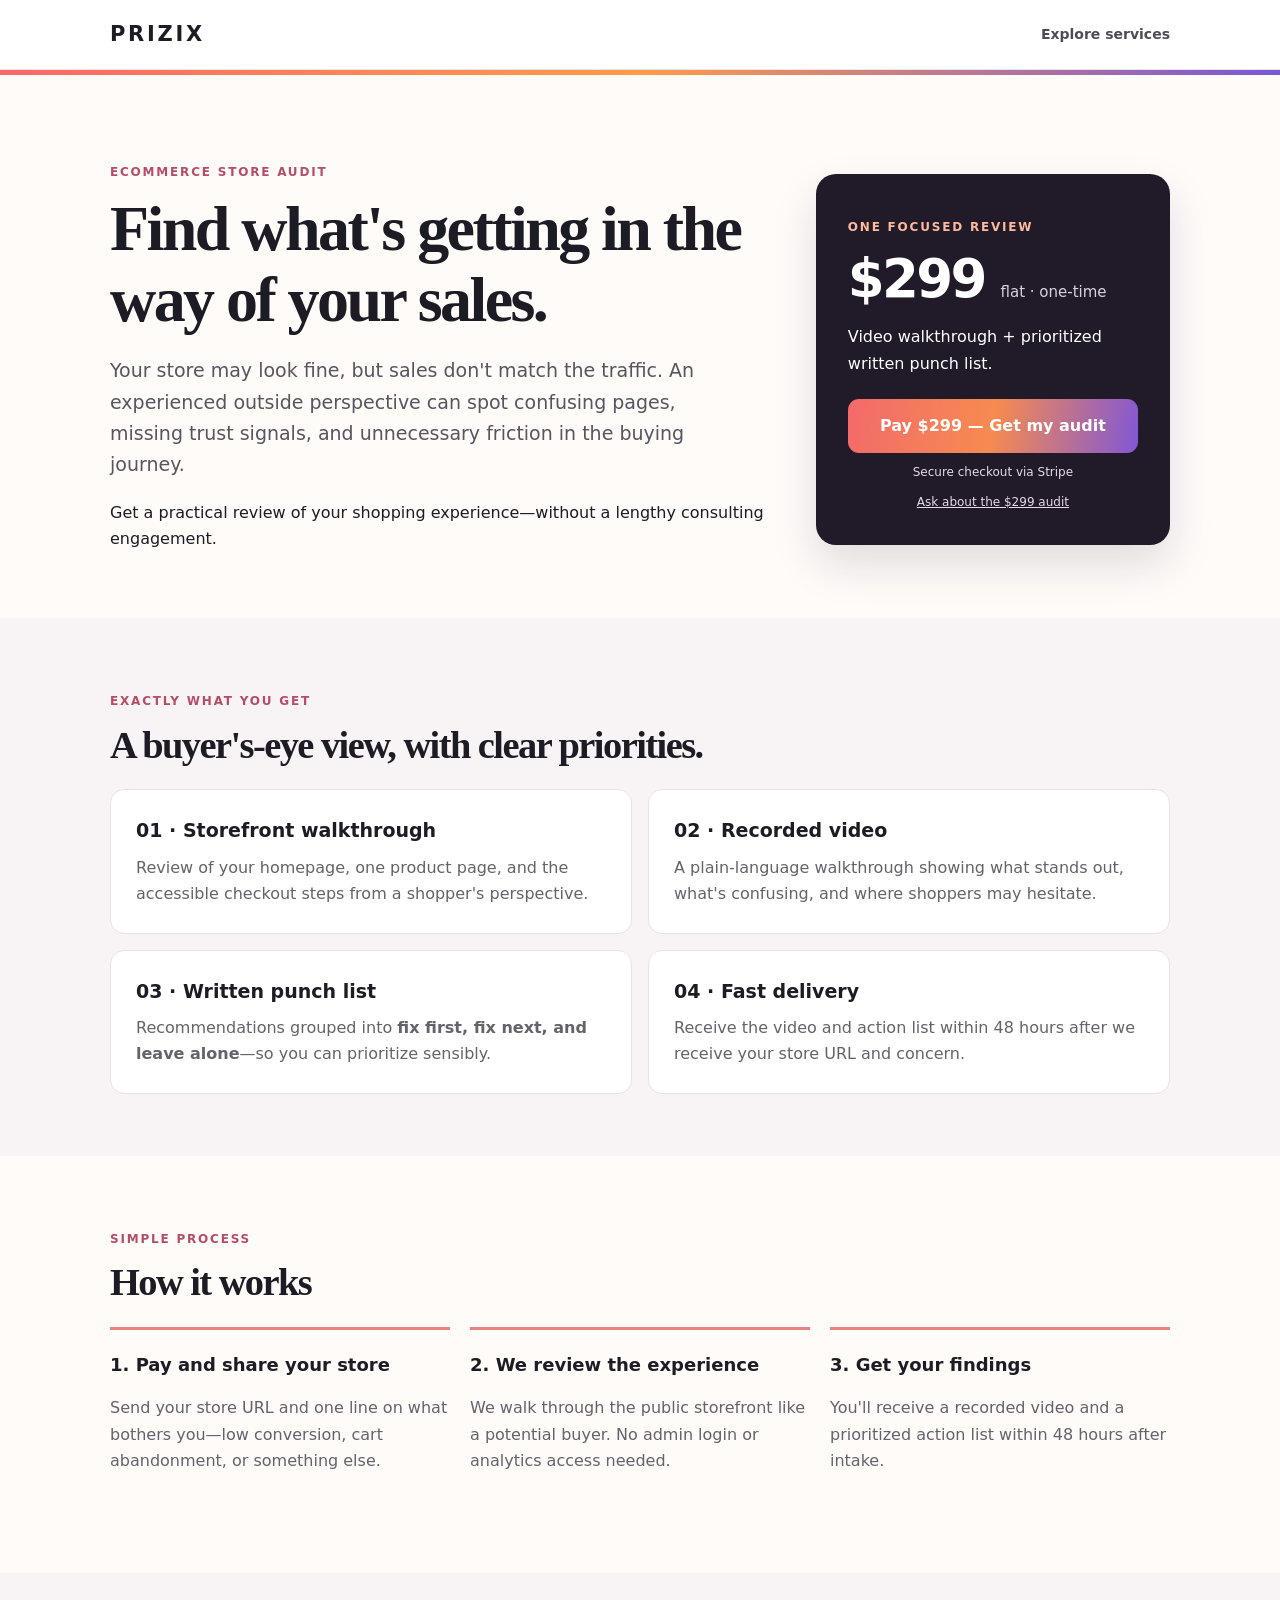
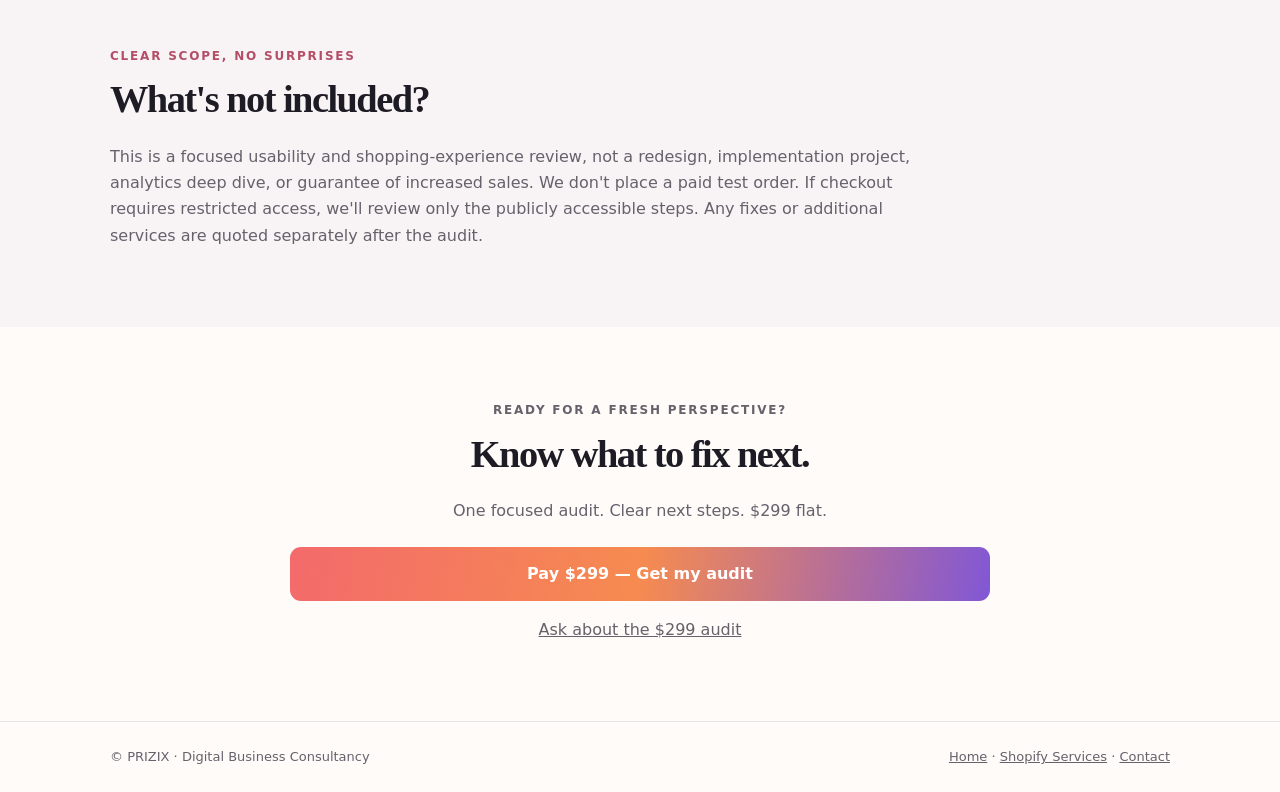
<file: store-audit/index.html>
<!doctype html><html lang="en"><head><meta charset="utf-8"><meta name="viewport" content="width=device-width,initial-scale=1"><title>Store Audit — $299 Flat | PRIZIX</title><meta name="description" content="A practical ecommerce store audit for $299. Video walkthrough and prioritized fixes delivered within 48 hours after intake."><link rel="canonical" href="https://www.prizix.com/store-audit/"><link rel="icon" href="/favicon.svg" type="image/svg+xml"><meta property="og:title" content="Store Audit — $299 Flat | PRIZIX"><meta property="og:description" content="A practical ecommerce store audit for $299. Video walkthrough and prioritized fixes delivered within 48 hours after intake."><meta property="og:url" content="https://www.prizix.com/store-audit/"><meta property="og:image" content="https://www.prizix.com/prizix-social-preview.png"><style>:root{--ink:#1d1b24;--muted:#66616b;--paper:#fefbf9;--line:#eae2e4;--coral:#f76969;--orange:#ff9b49;--violet:#7957d8}*{box-sizing:border-box}html{scroll-behavior:smooth}body{margin:0;color:var(--ink);background:var(--paper);font-family:system-ui,-apple-system,Segoe UI,Roboto,Arial,sans-serif;line-height:1.65}a{color:inherit}.container{width:min(1060px,calc(100% - 36px));margin:auto}.nav{background:#fff;border-bottom:1px solid var(--line)}.nav .container{display:flex;align-items:center;justify-content:space-between;padding:17px 0;gap:15px}.brand{text-decoration:none;font-size:21px;letter-spacing:.13em;font-weight:900}.nav-link{font-weight:650;font-size:14px;text-decoration:none;color:#514b57}.stripe{height:5px;background:linear-gradient(95deg,var(--coral),var(--orange),var(--violet))}.hero{padding:76px 0 50px}.hero-grid{display:grid;grid-template-columns:1.3fr .7fr;align-items:center;gap:48px}.eyebrow{font-size:12px;font-weight:850;letter-spacing:.15em;text-transform:uppercase;color:#b44e67}.hero h1,h2{font-family:Georgia,'Times New Roman',serif;letter-spacing:-.04em;line-height:1.1}.hero h1{font-size:clamp(40px,5vw,64px);margin:12px 0 20px}.lead{font-size:19px;color:#5b535d;max-width:630px}.price-card{background:#201a29;color:white;padding:32px;border-radius:20px;box-shadow:0 20px 44px #24173221}.price{font-size:53px;font-weight:850;letter-spacing:-.05em;line-height:1.1}.price span{font-size:15px;font-weight:500;color:#d9d1e1;letter-spacing:0}.gradient-button{display:block;width:100%;text-align:center;background:linear-gradient(100deg,#f36a6b,#f68b50,#8157d5);color:white;padding:14px 16px;border:none;border-radius:11px;text-decoration:none;font-size:16px;font-weight:800;margin:22px 0 10px}.gradient-button[disabled]{cursor:not-allowed;opacity:.65}.checkout-note{font-size:12px;color:#e4dbe9;margin:0;text-align:center}.section{padding:62px 0}.section.alt{background:#f8f3f5}.section h2{font-size:clamp(30px,3vw,42px);margin:0 0 23px}.cards{display:grid;grid-template-columns:repeat(2,1fr);gap:16px}.card{background:white;border:1px solid var(--line);border-radius:14px;padding:25px}.card h3{margin:0 0 8px;font-size:19px}.card p{margin:0;color:var(--muted)}.steps{display:grid;grid-template-columns:repeat(3,1fr);gap:20px}.step{border-top:3px solid #e88382;padding:20px 0}.step strong{display:block;font-size:18px}.step p{color:var(--muted)}.fineprint{max-width:840px;color:var(--muted)}.closing{text-align:center;max-width:700px;margin:auto}.closing p{color:var(--muted)}footer{border-top:1px solid var(--line);padding:24px 0;font-size:13px;color:var(--muted)}footer .container{display:flex;justify-content:space-between;gap:20px}footer a{color:inherit}.skip{position:absolute;left:-999px}.skip:focus{left:10px;top:10px;background:#fff;padding:10px;z-index:100}a:focus-visible,button:focus-visible{outline:3px solid var(--violet);outline-offset:3px}@media(max-width:740px){.hero{padding:45px 0 30px}.hero-grid,.cards,.steps{grid-template-columns:1fr}.hero-grid{gap:24px}.price-card{padding:24px}.section{padding:42px 0}.nav-link{font-size:12px}.hero h1{font-size:42px}footer .container{flex-direction:column}}</style></head><body><a class="skip" href="#main">Skip to content</a><header class="nav"><div class="container"><a class="brand" href="/">PRIZIX</a><a class="nav-link" href="/#solutions">Explore services</a></div></header><div class="stripe"></div><main id="main"><section class="hero"><div class="container hero-grid"><div><p class="eyebrow">Ecommerce store audit</p><h1>Find what's getting in the way of your sales.</h1><p class="lead">Your store may look fine, but sales don't match the traffic. An experienced outside perspective can spot confusing pages, missing trust signals, and unnecessary friction in the buying journey.</p><p>Get a practical review of your shopping experience—without a lengthy consulting engagement.</p></div><aside class="price-card"><p class="eyebrow" style="color:#ffb99c">One focused review</p><div class="price">$299 <span>flat · one-time</span></div><p>Video walkthrough + prioritized written punch list.</p><a class="gradient-button" href="https://buy.stripe.com/cNiaEWbcr3Bj41favCak004">Pay $299 — Get my audit</a><p class="checkout-note">Secure checkout via Stripe</p><p class="checkout-note" style="margin-top:10px"><a href="mailto:url@prizix.com?subject=Store%20Audit%20Inquiry">Ask about the $299 audit</a></p></aside></div></section><section class="section alt"><div class="container"><p class="eyebrow">Exactly what you get</p><h2>A buyer's-eye view, with clear priorities.</h2><div class="cards"><article class="card"><h3>01 · Storefront walkthrough</h3><p>Review of your homepage, one product page, and the accessible checkout steps from a shopper's perspective.</p></article><article class="card"><h3>02 · Recorded video</h3><p>A plain-language walkthrough showing what stands out, what's confusing, and where shoppers may hesitate.</p></article><article class="card"><h3>03 · Written punch list</h3><p>Recommendations grouped into <strong>fix first, fix next, and leave alone</strong>—so you can prioritize sensibly.</p></article><article class="card"><h3>04 · Fast delivery</h3><p>Receive the video and action list within 48 hours after we receive your store URL and concern.</p></article></div></div></section><section class="section"><div class="container"><p class="eyebrow">Simple process</p><h2>How it works</h2><div class="steps"><div class="step"><strong>1. Pay and share your store</strong><p>Send your store URL and one line on what bothers you—low conversion, cart abandonment, or something else.</p></div><div class="step"><strong>2. We review the experience</strong><p>We walk through the public storefront like a potential buyer. No admin login or analytics access needed.</p></div><div class="step"><strong>3. Get your findings</strong><p>You'll receive a recorded video and a prioritized action list within 48 hours after intake.</p></div></div></div></section><section class="section alt"><div class="container"><p class="eyebrow">Clear scope, no surprises</p><h2>What's not included?</h2><p class="fineprint">This is a focused usability and shopping-experience review, not a redesign, implementation project, analytics deep dive, or guarantee of increased sales. We don't place a paid test order. If checkout requires restricted access, we'll review only the publicly accessible steps. Any fixes or additional services are quoted separately after the audit.</p></div></section><section class="section"><div class="container closing"><p class="eyebrow">Ready for a fresh perspective?</p><h2>Know what to fix next.</h2><p>One focused audit. Clear next steps. $299 flat.</p><a href="https://buy.stripe.com/cNiaEWbcr3Bj41favCak004" class="gradient-button">Pay $299 — Get my audit</a><p><a href="mailto:url@prizix.com?subject=Store%20Audit%20Inquiry">Ask about the $299 audit</a></p></div></section></main><footer><div class="container"><span>© PRIZIX · Digital Business Consultancy</span><span><a href="/">Home</a> · <a href="/shopify/">Shopify Services</a> · <a href="mailto:url@prizix.com">Contact</a></span></div></footer></body></html>
</file>
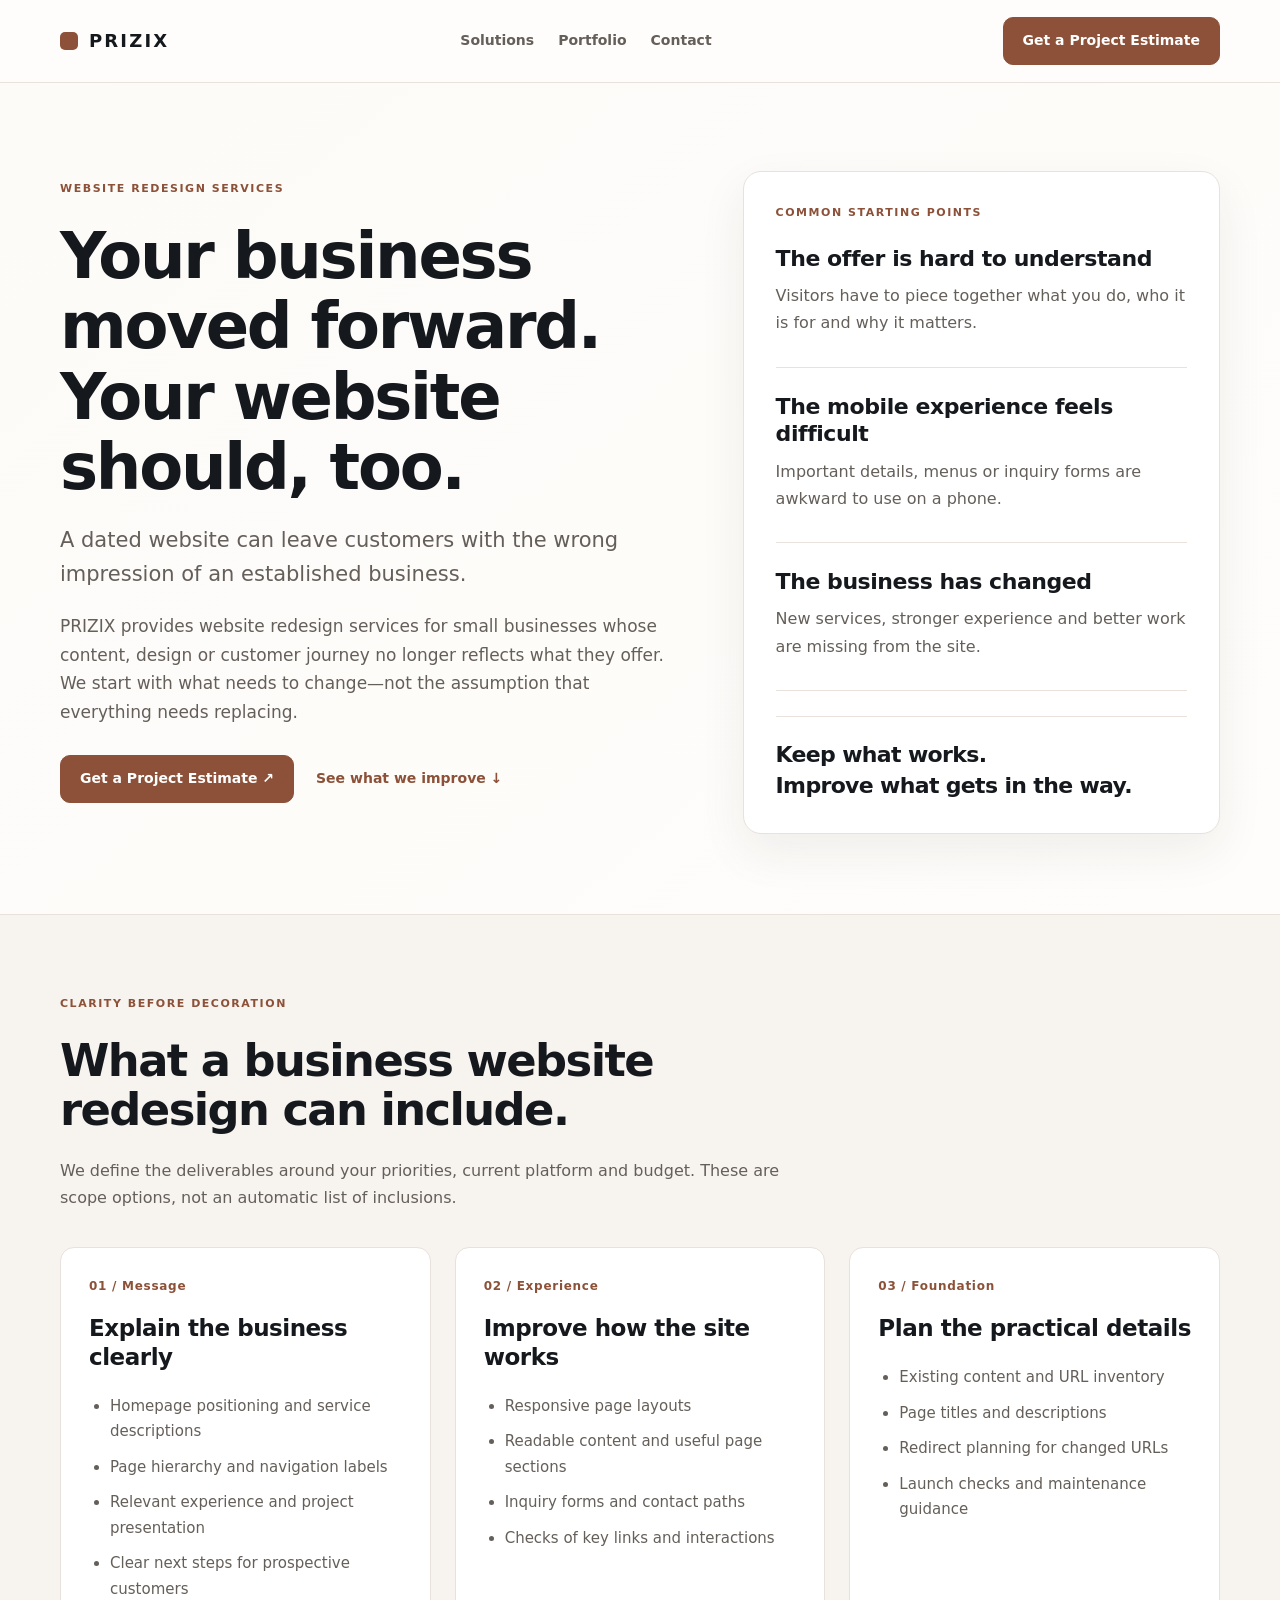
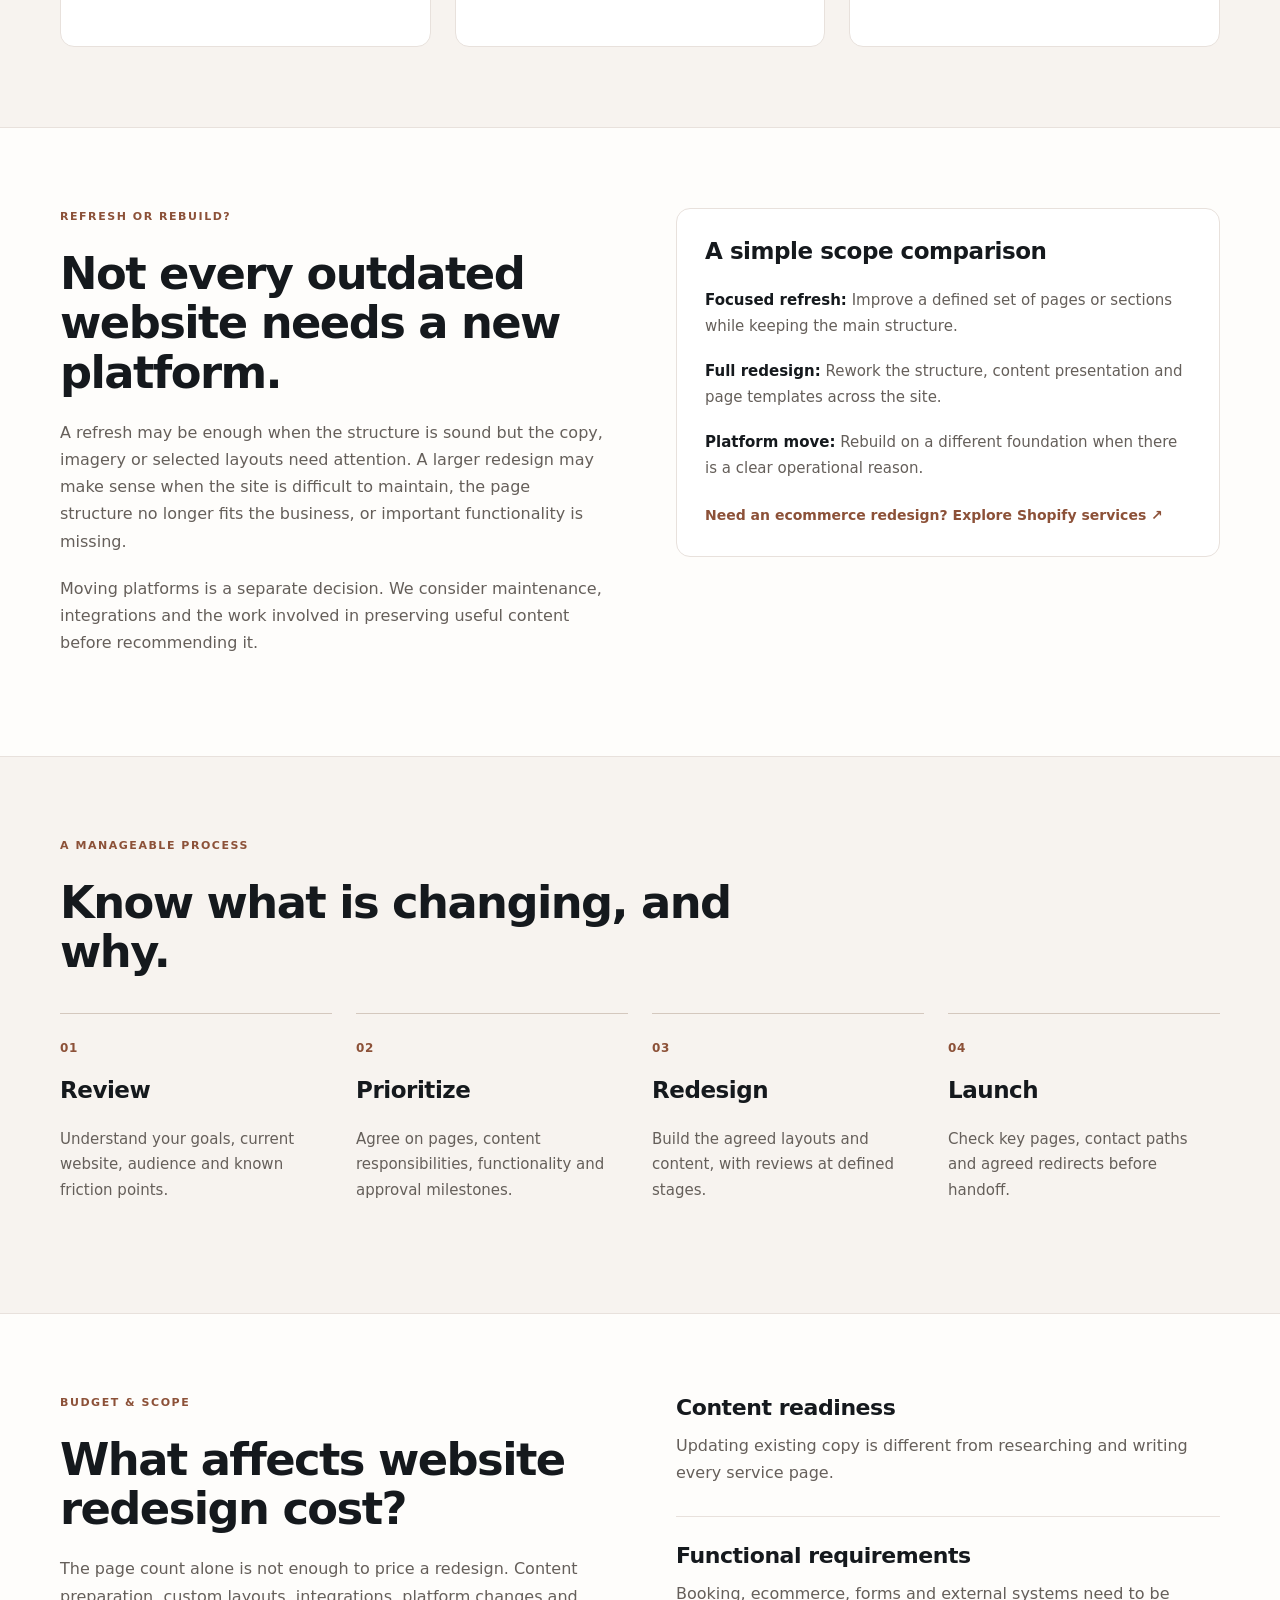
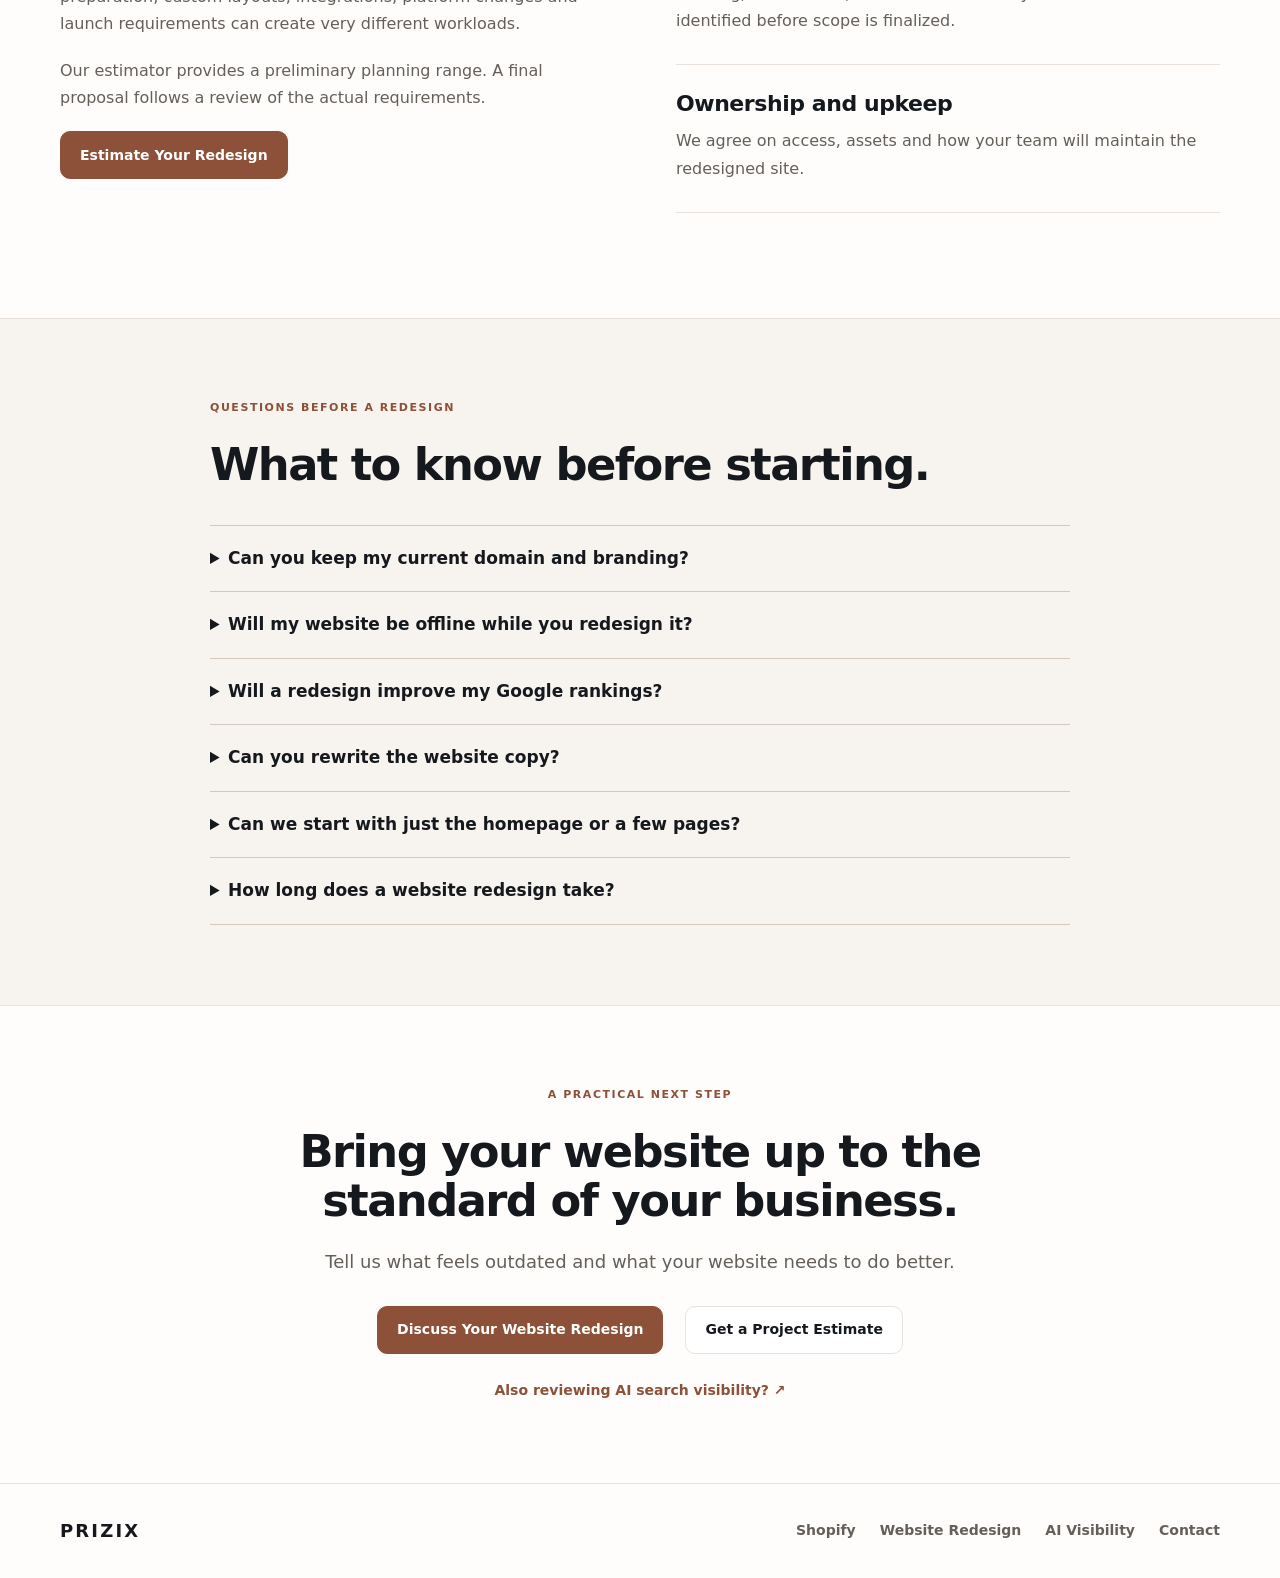
<file: website-redesign/index.html>
<!doctype html>
<html lang="en">
<head>
  <meta charset="utf-8"><meta name="viewport" content="width=device-width, initial-scale=1">
  <title>Website Redesign Services for Small Businesses | PRIZIX</title>
  <meta name="description" content="Website redesign services for established small businesses. PRIZIX improves outdated websites with clearer messaging, mobile layouts and customer paths.">
  <link rel="canonical" href="https://www.prizix.com/website-redesign/">
  <link rel="icon" href="/favicon.svg" type="image/svg+xml"><link rel="stylesheet" href="/shopify/styles.css">
  <meta property="og:type" content="website"><meta property="og:title" content="Website Redesign Services for Small Businesses | PRIZIX">
  <meta property="og:description" content="Your business has evolved. Bring your website up to the same standard—with a focused refresh or a thoughtful redesign.">
  <meta property="og:url" content="https://www.prizix.com/website-redesign/"><meta property="og:image" content="https://www.prizix.com/prizix-social-preview.png"><meta name="twitter:card" content="summary_large_image">
  <script type="application/ld+json">{"@context":"https://schema.org","@graph":[{"@type":"Service","name":"Website Redesign Services","url":"https://www.prizix.com/website-redesign/","serviceType":"Small business website redesign","provider":{"@type":"Organization","name":"PRIZIX","url":"https://www.prizix.com/"}},{"@type":"BreadcrumbList","itemListElement":[{"@type":"ListItem","position":1,"name":"Home","item":"https://www.prizix.com/"},{"@type":"ListItem","position":2,"name":"Website Redesign","item":"https://www.prizix.com/website-redesign/"}]}]}</script>
</head>
<body>
  <a class="skip" href="#main">Skip to content</a>
  <header class="nav"><div class="container nav-inner"><a class="brand" href="/" aria-label="PRIZIX home"><span class="brand-dot" aria-hidden="true"></span>PRIZIX</a><nav aria-label="Primary navigation"><a href="/#solutions">Solutions</a><a href="/#portfolio">Portfolio</a><a href="/#contact">Contact</a></nav><a class="btn primary" href="/estimate/">Get a Project Estimate</a></div></header>
  <main id="main">
    <section class="hero"><div class="container hero-grid"><div><p class="eyebrow">Website redesign services</p><h1>Your business moved forward. Your website should, too.</h1><p class="lead">A dated website can leave customers with the wrong impression of an established business.</p><p class="intro">PRIZIX provides website redesign services for small businesses whose content, design or customer journey no longer reflects what they offer. We start with what needs to change—not the assumption that everything needs replacing.</p><div class="actions"><a class="btn primary" href="/estimate/">Get a Project Estimate ↗</a><a class="text-link" href="#scope">See what we improve ↓</a></div></div><aside class="hero-card"><p class="eyebrow">Common starting points</p><div class="stack"><article><h3>The offer is hard to understand</h3><p>Visitors have to piece together what you do, who it is for and why it matters.</p></article><article><h3>The mobile experience feels difficult</h3><p>Important details, menus or inquiry forms are awkward to use on a phone.</p></article><article><h3>The business has changed</h3><p>New services, stronger experience and better work are missing from the site.</p></article></div><div class="card-note">Keep what works.<br>Improve what gets in the way.</div></aside></div></section>
    <section class="section tinted" id="scope"><div class="container"><div class="section-head"><p class="eyebrow">Clarity before decoration</p><h2>What a business website redesign can include.</h2><p>We define the deliverables around your priorities, current platform and budget. These are scope options, not an automatic list of inclusions.</p></div><div class="grid three"><article class="card"><span class="number">01 / Message</span><h3>Explain the business clearly</h3><ul><li>Homepage positioning and service descriptions</li><li>Page hierarchy and navigation labels</li><li>Relevant experience and project presentation</li><li>Clear next steps for prospective customers</li></ul></article><article class="card"><span class="number">02 / Experience</span><h3>Improve how the site works</h3><ul><li>Responsive page layouts</li><li>Readable content and useful page sections</li><li>Inquiry forms and contact paths</li><li>Checks of key links and interactions</li></ul></article><article class="card"><span class="number">03 / Foundation</span><h3>Plan the practical details</h3><ul><li>Existing content and URL inventory</li><li>Page titles and descriptions</li><li>Redirect planning for changed URLs</li><li>Launch checks and maintenance guidance</li></ul></article></div></div></section>
    <section class="section"><div class="container split"><div><p class="eyebrow">Refresh or rebuild?</p><h2>Not every outdated website needs a new platform.</h2><p>A refresh may be enough when the structure is sound but the copy, imagery or selected layouts need attention. A larger redesign may make sense when the site is difficult to maintain, the page structure no longer fits the business, or important functionality is missing.</p><p>Moving platforms is a separate decision. We consider maintenance, integrations and the work involved in preserving useful content before recommending it.</p></div><div class="card"><h3>A simple scope comparison</h3><p><strong>Focused refresh:</strong> Improve a defined set of pages or sections while keeping the main structure.</p><p><strong>Full redesign:</strong> Rework the structure, content presentation and page templates across the site.</p><p><strong>Platform move:</strong> Rebuild on a different foundation when there is a clear operational reason.</p><a class="text-link" href="/shopify/">Need an ecommerce redesign? Explore Shopify services ↗</a></div></div></section>
    <section class="section tinted"><div class="container"><div class="section-head"><p class="eyebrow">A manageable process</p><h2>Know what is changing, and why.</h2></div><ol class="grid four process"><li><span class="number">01</span><h3>Review</h3><p>Understand your goals, current website, audience and known friction points.</p></li><li><span class="number">02</span><h3>Prioritize</h3><p>Agree on pages, content responsibilities, functionality and approval milestones.</p></li><li><span class="number">03</span><h3>Redesign</h3><p>Build the agreed layouts and content, with reviews at defined stages.</p></li><li><span class="number">04</span><h3>Launch</h3><p>Check key pages, contact paths and agreed redirects before handoff.</p></li></ol></div></section>
    <section class="section"><div class="container split"><div><p class="eyebrow">Budget &amp; scope</p><h2>What affects website redesign cost?</h2><p>The page count alone is not enough to price a redesign. Content preparation, custom layouts, integrations, platform changes and launch requirements can create very different workloads.</p><p>Our estimator provides a preliminary planning range. A final proposal follows a review of the actual requirements.</p><a class="btn primary" href="/estimate/">Estimate Your Redesign</a></div><div class="stack"><article><h3>Content readiness</h3><p>Updating existing copy is different from researching and writing every service page.</p></article><article><h3>Functional requirements</h3><p>Booking, ecommerce, forms and external systems need to be identified before scope is finalized.</p></article><article><h3>Ownership and upkeep</h3><p>We agree on access, assets and how your team will maintain the redesigned site.</p></article></div></div></section>
    <section class="section tinted"><div class="container faq"><p class="eyebrow">Questions before a redesign</p><h2>What to know before starting.</h2><details><summary>Can you keep my current domain and branding?</summary><p>Usually, yes. A redesign does not require a new business name, logo or domain. We review what should stay and identify any access or technical constraints.</p></details><details><summary>Will my website be offline while you redesign it?</summary><p>Where the platform supports it, work can be prepared separately from the public site. Launch arrangements and any expected interruption are agreed for your project; zero downtime is not an automatic promise.</p></details><details><summary>Will a redesign improve my Google rankings?</summary><p>It may address content and technical weaknesses, but a new design alone does not guarantee rankings. We scope relevant search-related work and plan for changed URLs where needed.</p></details><details><summary>Can you rewrite the website copy?</summary><p>Yes, copy review or writing can be included. You provide accurate business details and approve the final descriptions of your services, experience and claims.</p></details><details><summary>Can we start with just the homepage or a few pages?</summary><p>Yes. A focused first phase can be appropriate when the main problems are concentrated in a small part of the site. We make clear what remains outside that phase.</p></details><details><summary>How long does a website redesign take?</summary><p>We give a project-specific schedule based on scope, content readiness, platform requirements and approval timing. We do not set a deadline before understanding those factors.</p></details></div></section>
    <section class="section"><div class="container closing"><p class="eyebrow">A practical next step</p><h2>Bring your website up to the standard of your business.</h2><p>Tell us what feels outdated and what your website needs to do better.</p><div class="actions"><a class="btn primary" href="/#contact">Discuss Your Website Redesign</a><a class="btn" href="/estimate/">Get a Project Estimate</a></div><a class="text-link" href="/ai-search-visibility/">Also reviewing AI search visibility? ↗</a></div></section>
  </main>
  <footer><div class="container footer-inner"><a class="brand" href="/">PRIZIX</a><nav aria-label="Footer navigation"><a href="/shopify/">Shopify</a><a href="/website-redesign/" aria-current="page">Website Redesign</a><a href="/ai-search-visibility/">AI Visibility</a><a href="/#contact">Contact</a></nav></div></footer>
</body>
</html>
</file>
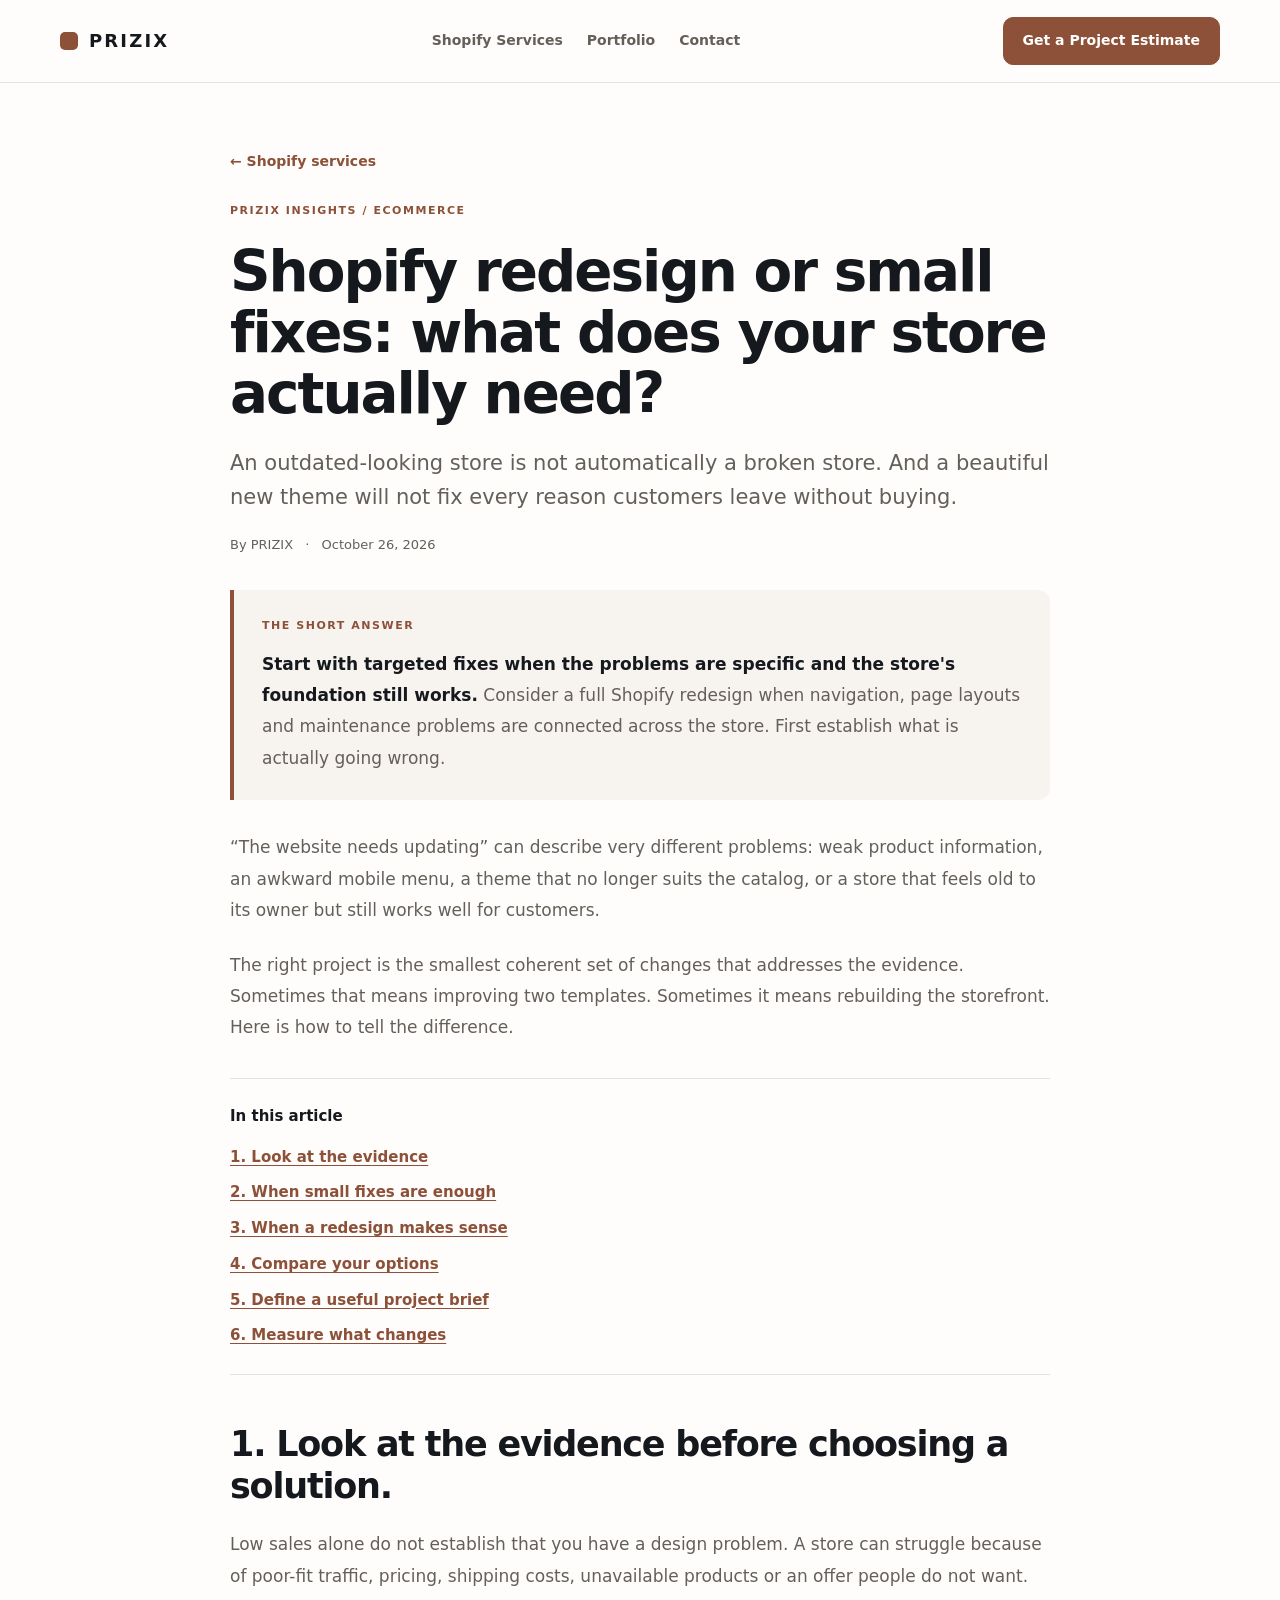
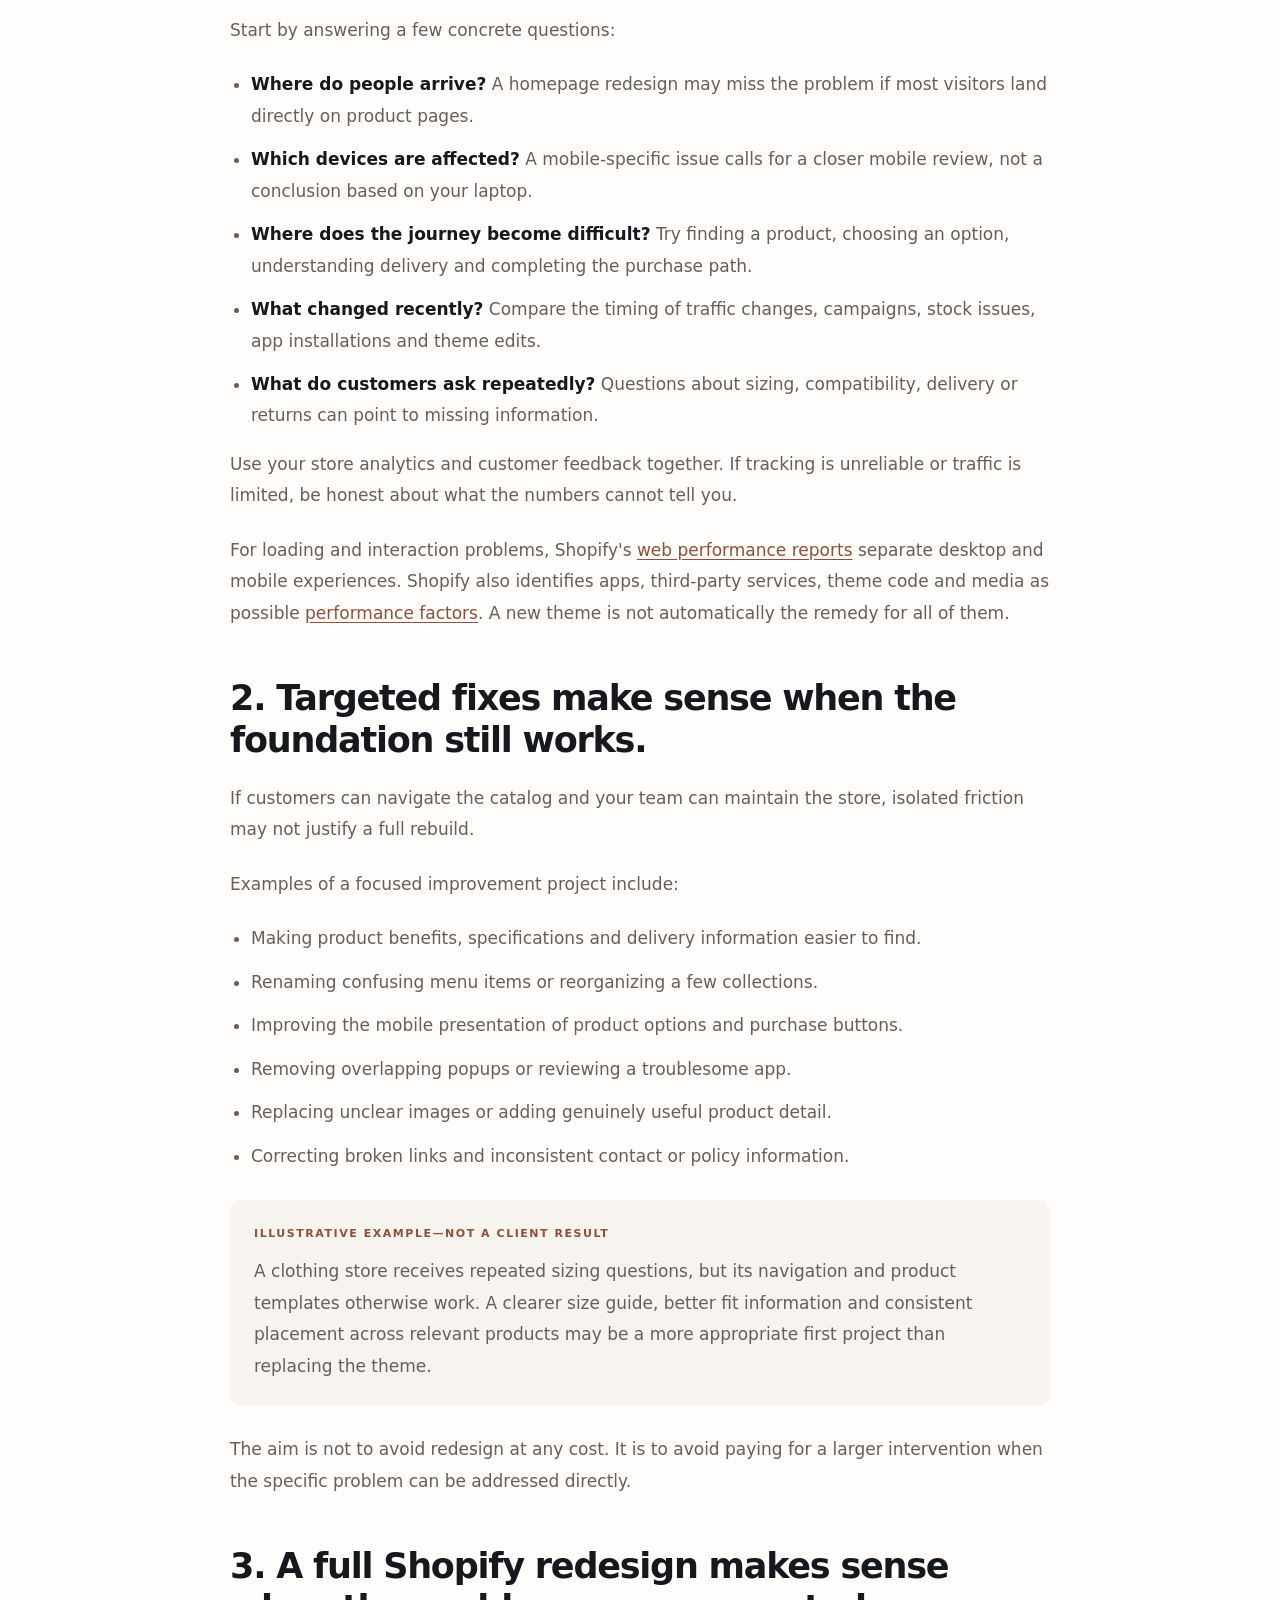
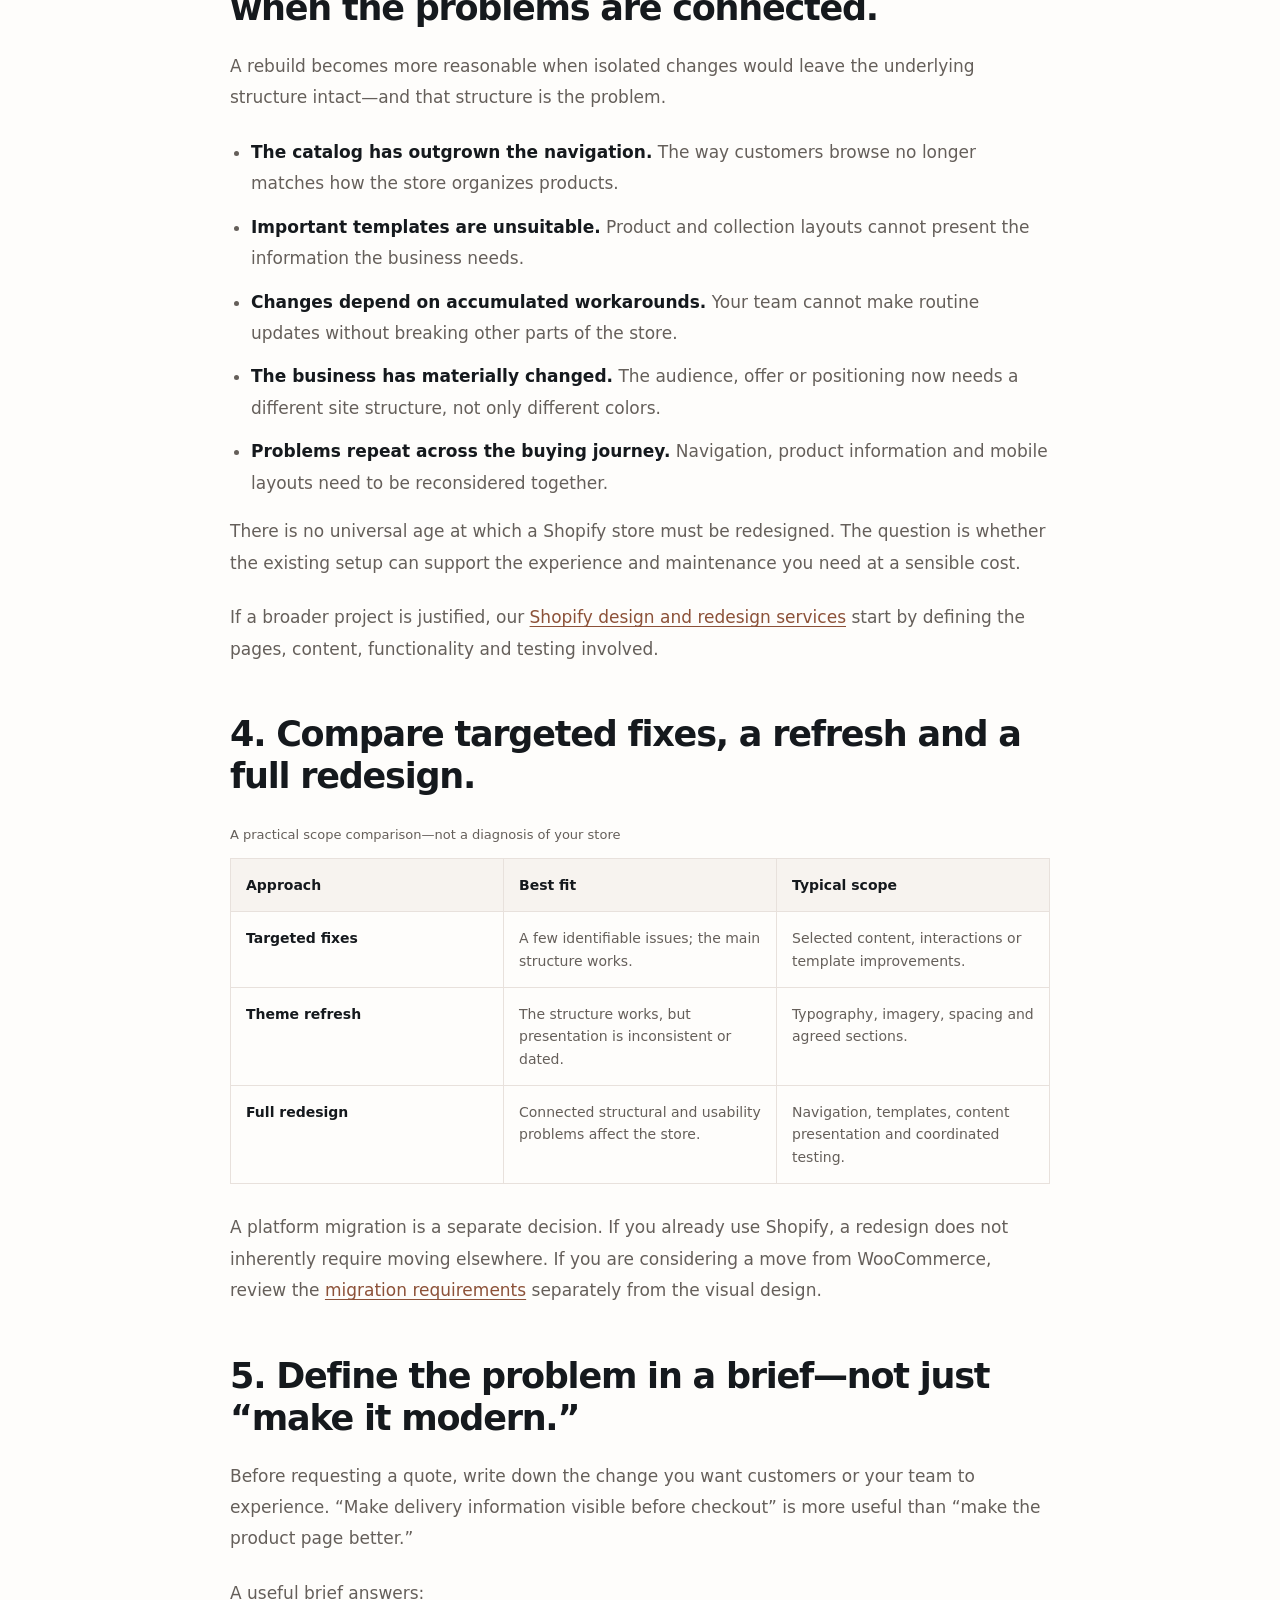
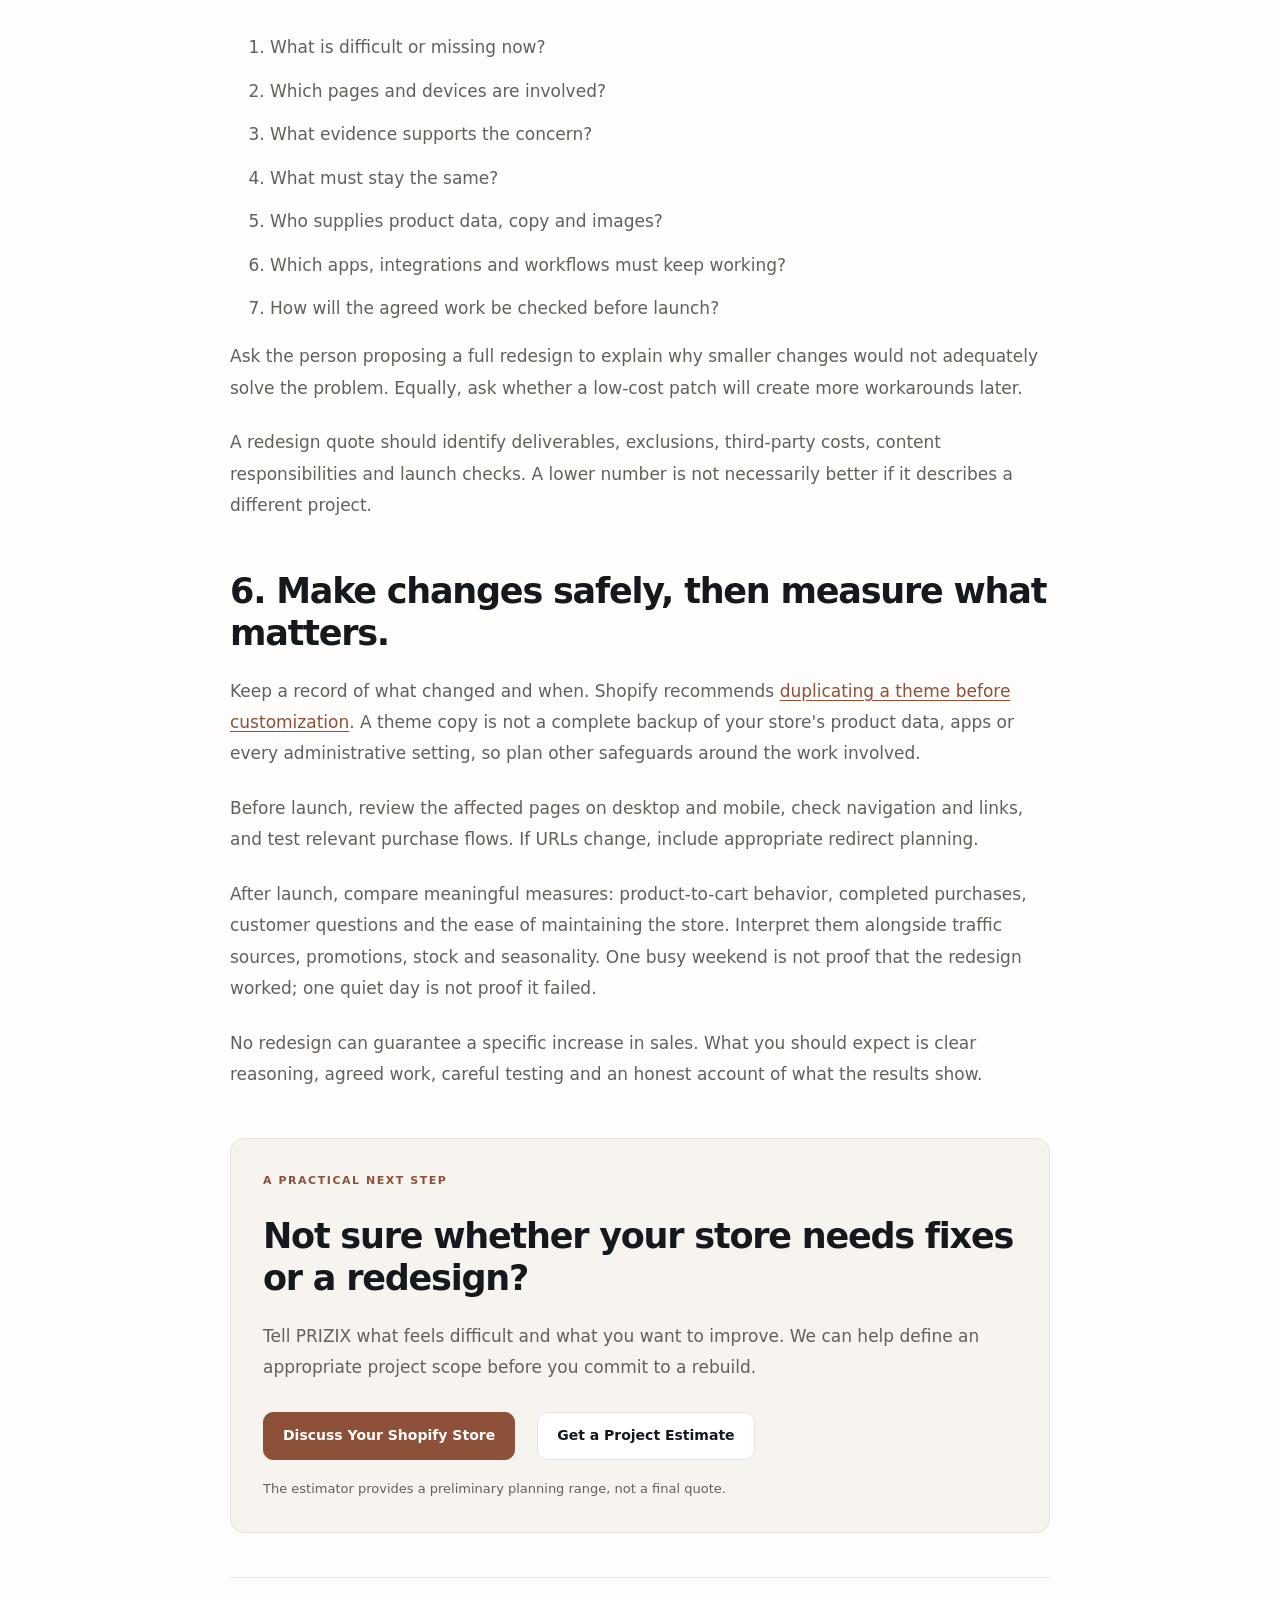
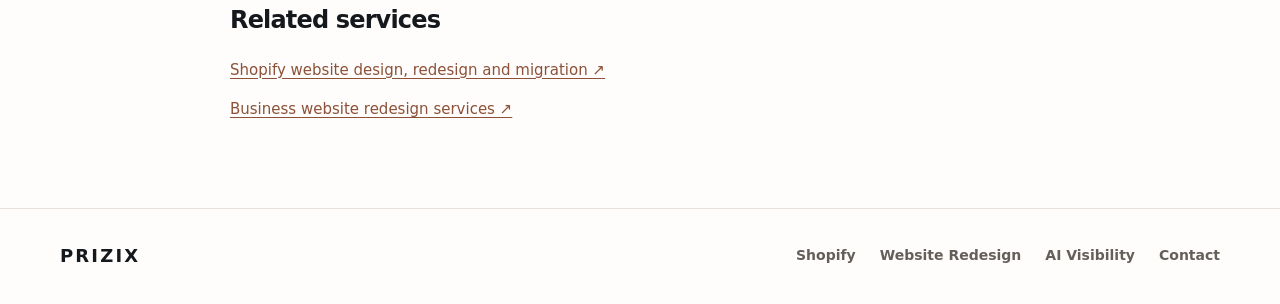
<file: insights/shopify-redesign-or-small-fixes/index.html>
<!doctype html>
<html lang="en">
<head>
  <meta charset="utf-8"><meta name="viewport" content="width=device-width, initial-scale=1">
  <title>Shopify Redesign or Small Fixes: What Does Your Store Need? | PRIZIX</title>
  <meta name="description" content="Does your Shopify store need a full redesign or targeted fixes? Compare the signs, review the evidence and decide what to improve before spending on a rebuild.">
  <link rel="canonical" href="https://www.prizix.com/insights/shopify-redesign-or-small-fixes/">
  <link rel="icon" href="/favicon.svg" type="image/svg+xml"><link rel="stylesheet" href="/shopify/styles.css"><link rel="stylesheet" href="/insights/article.css">
  <meta property="og:type" content="article"><meta property="og:title" content="Shopify Redesign or Small Fixes: What Does Your Store Actually Need?">
  <meta property="og:description" content="A practical way to decide between targeted improvements, a theme refresh and a full Shopify redesign.">
  <meta property="og:url" content="https://www.prizix.com/insights/shopify-redesign-or-small-fixes/"><meta property="og:image" content="https://www.prizix.com/prizix-social-preview.png"><meta property="article:published_time" content="2026-10-26T00:00:00-04:00"><meta name="twitter:card" content="summary_large_image">
  <script type="application/ld+json">{"@context":"https://schema.org","@graph":[{"@type":"BlogPosting","headline":"Shopify Redesign or Small Fixes: What Does Your Store Actually Need?","description":"A practical framework for deciding between targeted Shopify improvements, a theme refresh and a full store redesign.","datePublished":"2026-10-26","dateModified":"2026-10-26","author":{"@type":"Organization","name":"PRIZIX","url":"https://www.prizix.com/"},"publisher":{"@type":"Organization","name":"PRIZIX","url":"https://www.prizix.com/"},"image":"https://www.prizix.com/prizix-social-preview.png","mainEntityOfPage":{"@type":"WebPage","@id":"https://www.prizix.com/insights/shopify-redesign-or-small-fixes/"}},{"@type":"BreadcrumbList","itemListElement":[{"@type":"ListItem","position":1,"name":"Home","item":"https://www.prizix.com/"},{"@type":"ListItem","position":2,"name":"Shopify Services","item":"https://www.prizix.com/shopify/"},{"@type":"ListItem","position":3,"name":"Shopify Redesign or Small Fixes","item":"https://www.prizix.com/insights/shopify-redesign-or-small-fixes/"}]}]}</script>
</head>
<body>
  <a class="skip" href="#main">Skip to content</a>
  <header class="nav"><div class="container nav-inner"><a class="brand" href="/" aria-label="PRIZIX home"><span class="brand-dot" aria-hidden="true"></span>PRIZIX</a><nav aria-label="Primary navigation"><a href="/shopify/">Shopify Services</a><a href="/#portfolio">Portfolio</a><a href="/#contact">Contact</a></nav><a class="btn primary" href="/estimate/">Get a Project Estimate</a></div></header>
  <main id="main">
    <article>
      <header class="article-header container reading">
        <a class="text-link" href="/shopify/">← Shopify services</a>
        <p class="eyebrow">PRIZIX insights / Ecommerce</p>
        <h1>Shopify redesign or small fixes: what does your store actually need?</h1>
        <p class="lead">An outdated-looking store is not automatically a broken store. And a beautiful new theme will not fix every reason customers leave without buying.</p>
        <p class="byline">By <a href="/about/">PRIZIX</a> <span aria-hidden="true">·</span> <time datetime="2026-10-26">October 26, 2026</time></p>
      </header>
      <div class="container reading article-body">
        <div class="takeaway"><p class="eyebrow">The short answer</p><p><strong>Start with targeted fixes when the problems are specific and the store's foundation still works.</strong> Consider a full Shopify redesign when navigation, page layouts and maintenance problems are connected across the store. First establish what is actually going wrong.</p></div>
        <p>“The website needs updating” can describe very different problems: weak product information, an awkward mobile menu, a theme that no longer suits the catalog, or a store that feels old to its owner but still works well for customers.</p>
        <p>The right project is the smallest coherent set of changes that addresses the evidence. Sometimes that means improving two templates. Sometimes it means rebuilding the storefront. Here is how to tell the difference.</p>
        <nav class="article-toc" aria-label="In this article"><strong>In this article</strong><a href="#evidence">1. Look at the evidence</a><a href="#targeted-fixes">2. When small fixes are enough</a><a href="#redesign">3. When a redesign makes sense</a><a href="#compare">4. Compare your options</a><a href="#brief">5. Define a useful project brief</a><a href="#measure">6. Measure what changes</a></nav>

        <section id="evidence"><h2>1. Look at the evidence before choosing a solution.</h2><p>Low sales alone do not establish that you have a design problem. A store can struggle because of poor-fit traffic, pricing, shipping costs, unavailable products or an offer people do not want.</p><p>Start by answering a few concrete questions:</p><ul><li><strong>Where do people arrive?</strong> A homepage redesign may miss the problem if most visitors land directly on product pages.</li><li><strong>Which devices are affected?</strong> A mobile-specific issue calls for a closer mobile review, not a conclusion based on your laptop.</li><li><strong>Where does the journey become difficult?</strong> Try finding a product, choosing an option, understanding delivery and completing the purchase path.</li><li><strong>What changed recently?</strong> Compare the timing of traffic changes, campaigns, stock issues, app installations and theme edits.</li><li><strong>What do customers ask repeatedly?</strong> Questions about sizing, compatibility, delivery or returns can point to missing information.</li></ul><p>Use your store analytics and customer feedback together. If tracking is unreliable or traffic is limited, be honest about what the numbers cannot tell you.</p><p>For loading and interaction problems, Shopify's <a href="https://help.shopify.com/en/manual/online-store/web-performance/web-performance-dashboard">web performance reports</a> separate desktop and mobile experiences. Shopify also identifies apps, third-party services, theme code and media as possible <a href="https://help.shopify.com/en/manual/online-store/web-performance/overview">performance factors</a>. A new theme is not automatically the remedy for all of them.</p></section>

        <section id="targeted-fixes"><h2>2. Targeted fixes make sense when the foundation still works.</h2><p>If customers can navigate the catalog and your team can maintain the store, isolated friction may not justify a full rebuild.</p><p>Examples of a focused improvement project include:</p><ul><li>Making product benefits, specifications and delivery information easier to find.</li><li>Renaming confusing menu items or reorganizing a few collections.</li><li>Improving the mobile presentation of product options and purchase buttons.</li><li>Removing overlapping popups or reviewing a troublesome app.</li><li>Replacing unclear images or adding genuinely useful product detail.</li><li>Correcting broken links and inconsistent contact or policy information.</li></ul><div class="example"><p class="eyebrow">Illustrative example—not a client result</p><p>A clothing store receives repeated sizing questions, but its navigation and product templates otherwise work. A clearer size guide, better fit information and consistent placement across relevant products may be a more appropriate first project than replacing the theme.</p></div><p>The aim is not to avoid redesign at any cost. It is to avoid paying for a larger intervention when the specific problem can be addressed directly.</p></section>

        <section id="redesign"><h2>3. A full Shopify redesign makes sense when the problems are connected.</h2><p>A rebuild becomes more reasonable when isolated changes would leave the underlying structure intact—and that structure is the problem.</p><ul><li><strong>The catalog has outgrown the navigation.</strong> The way customers browse no longer matches how the store organizes products.</li><li><strong>Important templates are unsuitable.</strong> Product and collection layouts cannot present the information the business needs.</li><li><strong>Changes depend on accumulated workarounds.</strong> Your team cannot make routine updates without breaking other parts of the store.</li><li><strong>The business has materially changed.</strong> The audience, offer or positioning now needs a different site structure, not only different colors.</li><li><strong>Problems repeat across the buying journey.</strong> Navigation, product information and mobile layouts need to be reconsidered together.</li></ul><p>There is no universal age at which a Shopify store must be redesigned. The question is whether the existing setup can support the experience and maintenance you need at a sensible cost.</p><p>If a broader project is justified, our <a href="/shopify/">Shopify design and redesign services</a> start by defining the pages, content, functionality and testing involved.</p></section>

        <section id="compare"><h2>4. Compare targeted fixes, a refresh and a full redesign.</h2><table class="article-table"><caption>A practical scope comparison—not a diagnosis of your store</caption><thead><tr><th scope="col">Approach</th><th scope="col">Best fit</th><th scope="col">Typical scope</th></tr></thead><tbody><tr><th scope="row">Targeted fixes</th><td>A few identifiable issues; the main structure works.</td><td>Selected content, interactions or template improvements.</td></tr><tr><th scope="row">Theme refresh</th><td>The structure works, but presentation is inconsistent or dated.</td><td>Typography, imagery, spacing and agreed sections.</td></tr><tr><th scope="row">Full redesign</th><td>Connected structural and usability problems affect the store.</td><td>Navigation, templates, content presentation and coordinated testing.</td></tr></tbody></table><p>A platform migration is a separate decision. If you already use Shopify, a redesign does not inherently require moving elsewhere. If you are considering a move from WooCommerce, review the <a href="/shopify/woocommerce-to-shopify/">migration requirements</a> separately from the visual design.</p></section>

        <section id="brief"><h2>5. Define the problem in a brief—not just “make it modern.”</h2><p>Before requesting a quote, write down the change you want customers or your team to experience. “Make delivery information visible before checkout” is more useful than “make the product page better.”</p><p>A useful brief answers:</p><ol><li>What is difficult or missing now?</li><li>Which pages and devices are involved?</li><li>What evidence supports the concern?</li><li>What must stay the same?</li><li>Who supplies product data, copy and images?</li><li>Which apps, integrations and workflows must keep working?</li><li>How will the agreed work be checked before launch?</li></ol><p>Ask the person proposing a full redesign to explain why smaller changes would not adequately solve the problem. Equally, ask whether a low-cost patch will create more workarounds later.</p><p>A redesign quote should identify deliverables, exclusions, third-party costs, content responsibilities and launch checks. A lower number is not necessarily better if it describes a different project.</p></section>

        <section id="measure"><h2>6. Make changes safely, then measure what matters.</h2><p>Keep a record of what changed and when. Shopify recommends <a href="https://help.shopify.com/en/manual/online-store/themes/managing-themes/duplicating-themes">duplicating a theme before customization</a>. A theme copy is not a complete backup of your store's product data, apps or every administrative setting, so plan other safeguards around the work involved.</p><p>Before launch, review the affected pages on desktop and mobile, check navigation and links, and test relevant purchase flows. If URLs change, include appropriate redirect planning.</p><p>After launch, compare meaningful measures: product-to-cart behavior, completed purchases, customer questions and the ease of maintaining the store. Interpret them alongside traffic sources, promotions, stock and seasonality. One busy weekend is not proof that the redesign worked; one quiet day is not proof it failed.</p><p>No redesign can guarantee a specific increase in sales. What you should expect is clear reasoning, agreed work, careful testing and an honest account of what the results show.</p></section>

        <section class="article-cta"><p class="eyebrow">A practical next step</p><h2>Not sure whether your store needs fixes or a redesign?</h2><p>Tell PRIZIX what feels difficult and what you want to improve. We can help define an appropriate project scope before you commit to a rebuild.</p><div class="actions"><a class="btn primary" href="/#contact">Discuss Your Shopify Store</a><a class="btn" href="/estimate/">Get a Project Estimate</a></div><p class="small">The estimator provides a preliminary planning range, not a final quote.</p></section>
        <aside class="article-related" aria-label="Related services"><h2>Related services</h2><a href="/shopify/">Shopify website design, redesign and migration ↗</a><a href="/website-redesign/">Business website redesign services ↗</a></aside>
      </div>
    </article>
  </main>
  <footer><div class="container footer-inner"><a class="brand" href="/">PRIZIX</a><nav aria-label="Footer navigation"><a href="/shopify/">Shopify</a><a href="/website-redesign/">Website Redesign</a><a href="/ai-search-visibility/">AI Visibility</a><a href="/#contact">Contact</a></nav></div></footer>
</body>
</html>
</file>
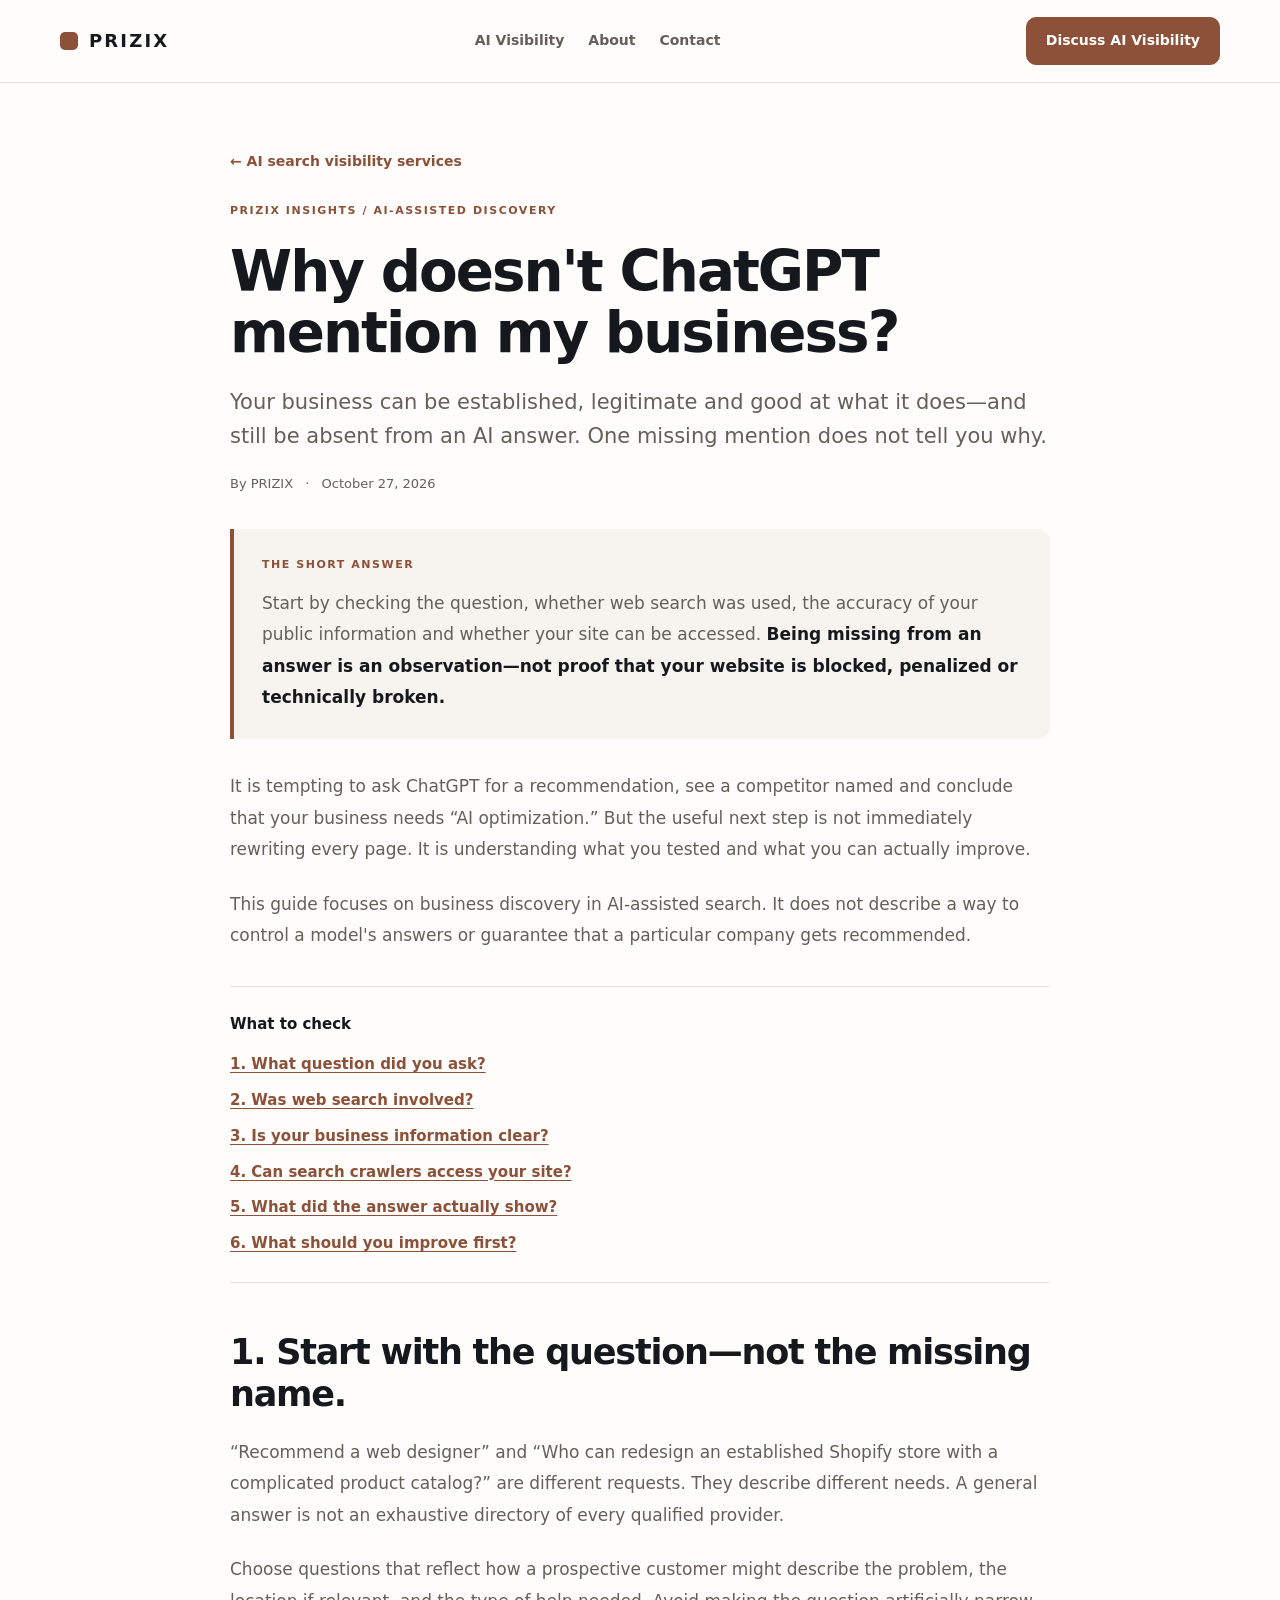
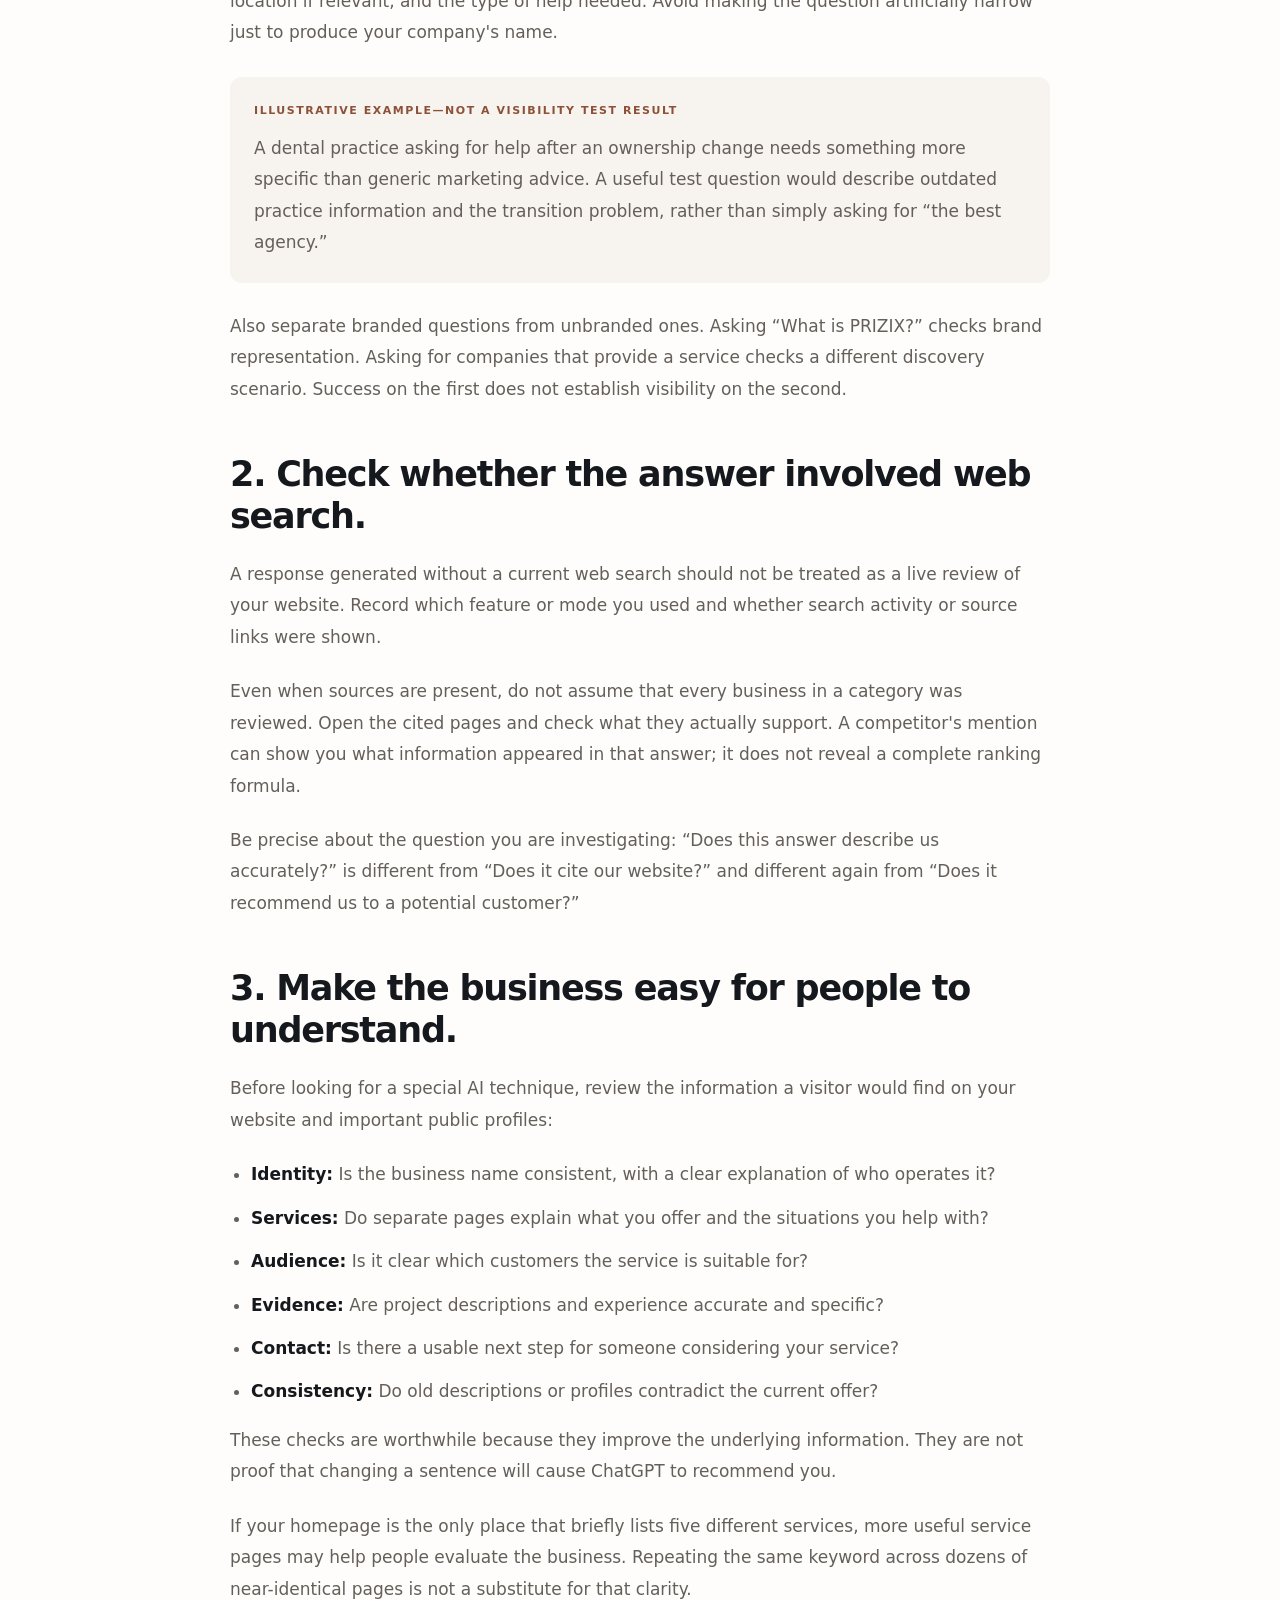
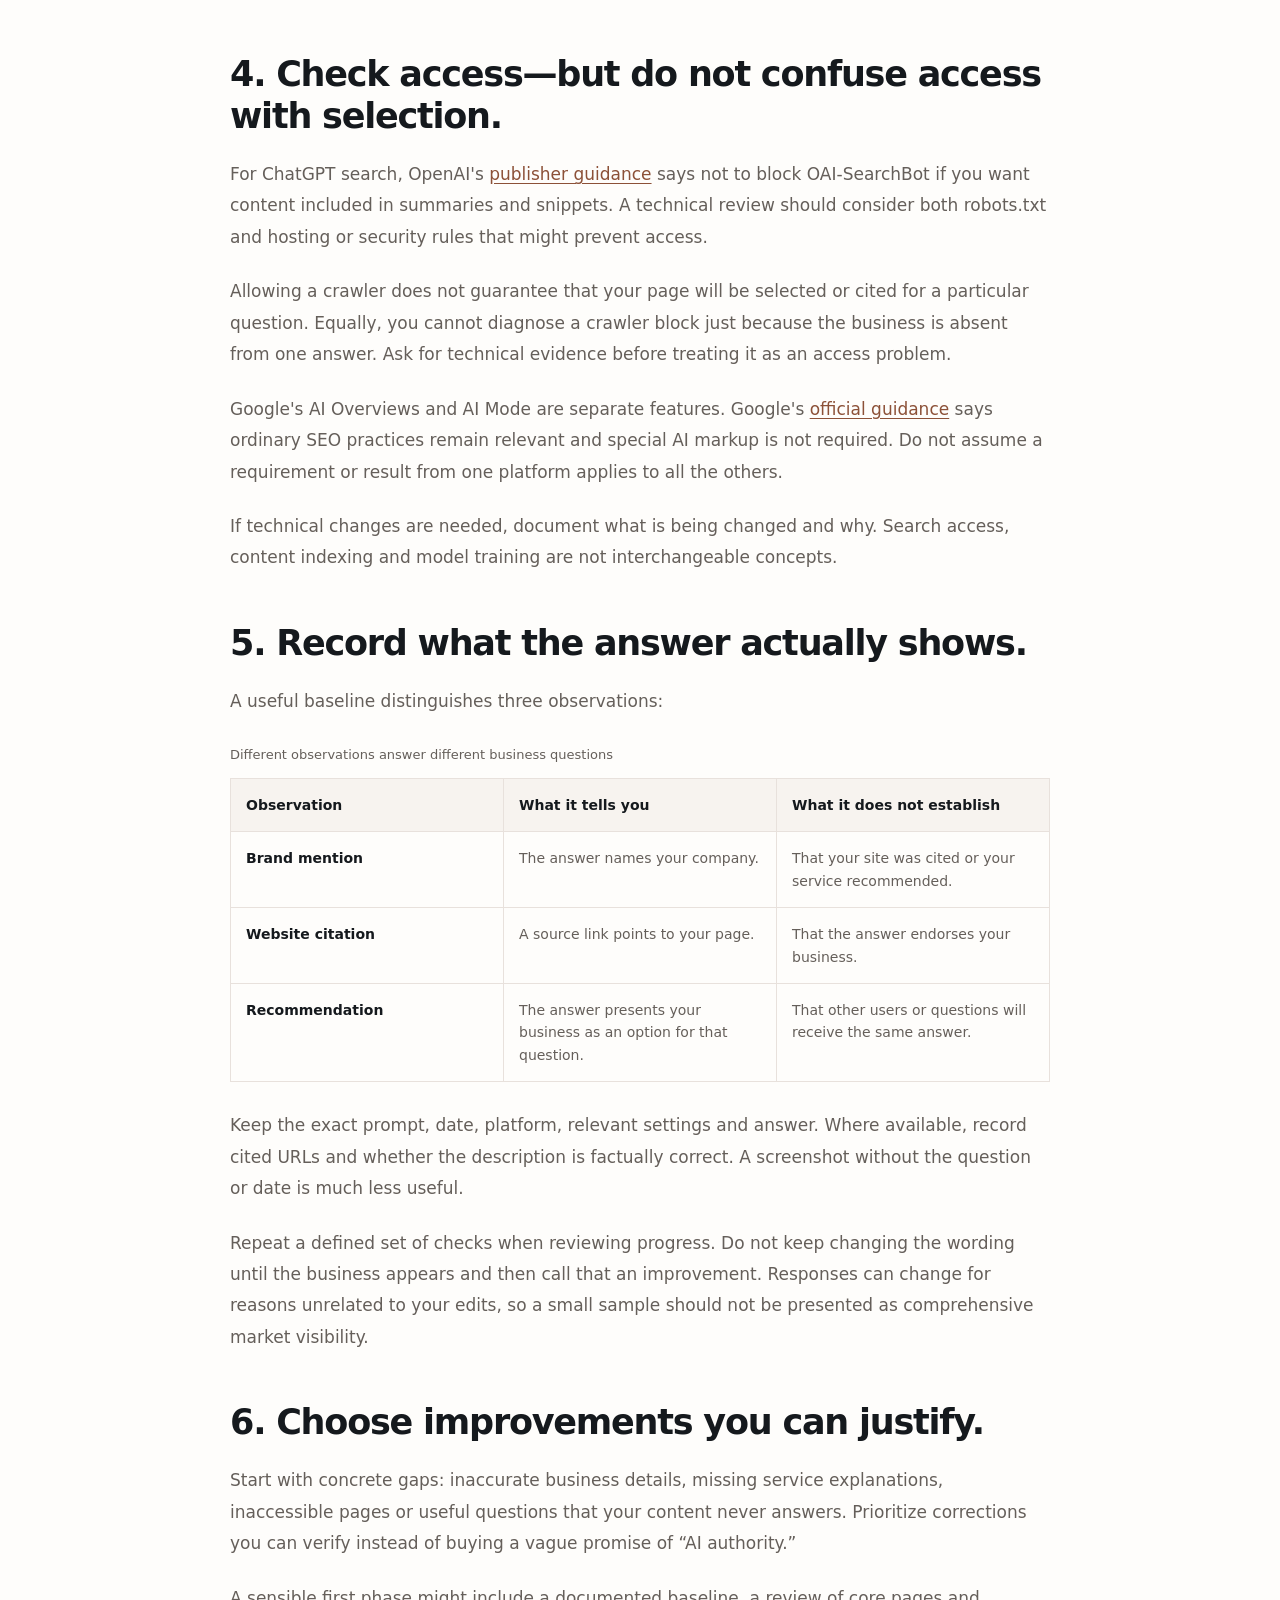
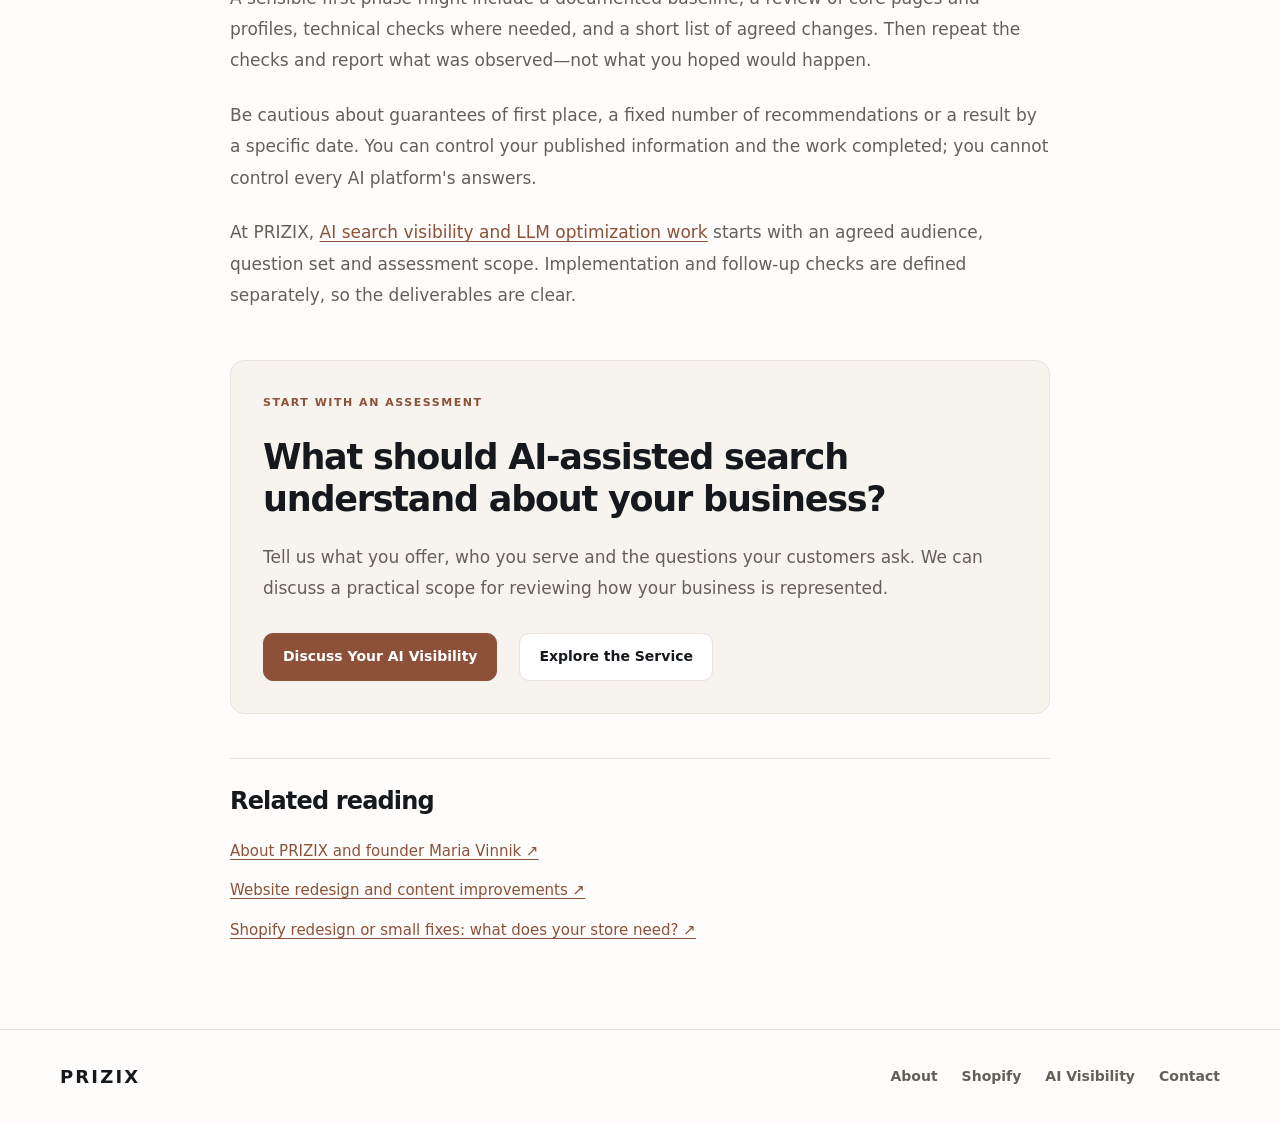
<file: insights/why-chatgpt-doesnt-mention-my-business/index.html>
<!doctype html>
<html lang="en">
<head>
  <meta charset="utf-8"><meta name="viewport" content="width=device-width, initial-scale=1">
  <title>Why Doesn't ChatGPT Mention My Business? | PRIZIX</title>
  <meta name="description" content="Why doesn't ChatGPT mention your business? Learn what to check: the question asked, public information, crawler access and the difference between mentions and citations.">
  <link rel="canonical" href="https://www.prizix.com/insights/why-chatgpt-doesnt-mention-my-business/"><link rel="icon" href="/favicon.svg" type="image/svg+xml"><link rel="stylesheet" href="/shopify/styles.css"><link rel="stylesheet" href="/insights/article.css">
  <meta property="og:type" content="article"><meta property="og:title" content="Why Doesn't ChatGPT Mention My Business?">
  <meta property="og:description" content="A practical starting point for checking your business's visibility in AI-assisted search—without promises of guaranteed recommendations.">
  <meta property="og:url" content="https://www.prizix.com/insights/why-chatgpt-doesnt-mention-my-business/"><meta property="og:image" content="https://www.prizix.com/prizix-social-preview.png"><meta property="article:published_time" content="2026-10-27"><meta name="twitter:card" content="summary_large_image">
  <script type="application/ld+json">{"@context":"https://schema.org","@graph":[{"@type":"BlogPosting","headline":"Why Doesn't ChatGPT Mention My Business?","description":"A practical guide to checking business visibility in AI-assisted search, including public information, crawler access and measurement limitations.","datePublished":"2026-10-27","dateModified":"2026-10-27","author":{"@type":"Organization","name":"PRIZIX","url":"https://www.prizix.com/about/"},"publisher":{"@type":"Organization","name":"PRIZIX","url":"https://www.prizix.com/"},"image":"https://www.prizix.com/prizix-social-preview.png","mainEntityOfPage":{"@type":"WebPage","@id":"https://www.prizix.com/insights/why-chatgpt-doesnt-mention-my-business/"}},{"@type":"BreadcrumbList","itemListElement":[{"@type":"ListItem","position":1,"name":"Home","item":"https://www.prizix.com/"},{"@type":"ListItem","position":2,"name":"AI Search Visibility","item":"https://www.prizix.com/ai-search-visibility/"},{"@type":"ListItem","position":3,"name":"Why Doesn't ChatGPT Mention My Business?","item":"https://www.prizix.com/insights/why-chatgpt-doesnt-mention-my-business/"}]}]}</script>
</head>
<body>
  <a class="skip" href="#main">Skip to content</a>
  <header class="nav"><div class="container nav-inner"><a class="brand" href="/" aria-label="PRIZIX home"><span class="brand-dot" aria-hidden="true"></span>PRIZIX</a><nav aria-label="Primary navigation"><a href="/ai-search-visibility/">AI Visibility</a><a href="/about/">About</a><a href="/#contact">Contact</a></nav><a class="btn primary" href="/#contact">Discuss AI Visibility</a></div></header>
  <main id="main"><article>
    <header class="article-header container reading"><a class="text-link" href="/ai-search-visibility/">← AI search visibility services</a><p class="eyebrow">PRIZIX insights / AI-assisted discovery</p><h1>Why doesn't ChatGPT mention my business?</h1><p class="lead">Your business can be established, legitimate and good at what it does—and still be absent from an AI answer. One missing mention does not tell you why.</p><p class="byline">By <a href="/about/">PRIZIX</a> <span aria-hidden="true">·</span> <time datetime="2026-10-27">October 27, 2026</time></p></header>
    <div class="container reading article-body">
      <div class="takeaway"><p class="eyebrow">The short answer</p><p>Start by checking the question, whether web search was used, the accuracy of your public information and whether your site can be accessed. <strong>Being missing from an answer is an observation—not proof that your website is blocked, penalized or technically broken.</strong></p></div>
      <p>It is tempting to ask ChatGPT for a recommendation, see a competitor named and conclude that your business needs “AI optimization.” But the useful next step is not immediately rewriting every page. It is understanding what you tested and what you can actually improve.</p>
      <p>This guide focuses on business discovery in AI-assisted search. It does not describe a way to control a model's answers or guarantee that a particular company gets recommended.</p>
      <nav class="article-toc" aria-label="In this article"><strong>What to check</strong><a href="#question">1. What question did you ask?</a><a href="#search">2. Was web search involved?</a><a href="#information">3. Is your business information clear?</a><a href="#access">4. Can search crawlers access your site?</a><a href="#evidence">5. What did the answer actually show?</a><a href="#plan">6. What should you improve first?</a></nav>
      <section id="question"><h2>1. Start with the question—not the missing name.</h2><p>“Recommend a web designer” and “Who can redesign an established Shopify store with a complicated product catalog?” are different requests. They describe different needs. A general answer is not an exhaustive directory of every qualified provider.</p><p>Choose questions that reflect how a prospective customer might describe the problem, the location if relevant, and the type of help needed. Avoid making the question artificially narrow just to produce your company's name.</p><div class="example"><p class="eyebrow">Illustrative example—not a visibility test result</p><p>A dental practice asking for help after an ownership change needs something more specific than generic marketing advice. A useful test question would describe outdated practice information and the transition problem, rather than simply asking for “the best agency.”</p></div><p>Also separate branded questions from unbranded ones. Asking “What is PRIZIX?” checks brand representation. Asking for companies that provide a service checks a different discovery scenario. Success on the first does not establish visibility on the second.</p></section>
      <section id="search"><h2>2. Check whether the answer involved web search.</h2><p>A response generated without a current web search should not be treated as a live review of your website. Record which feature or mode you used and whether search activity or source links were shown.</p><p>Even when sources are present, do not assume that every business in a category was reviewed. Open the cited pages and check what they actually support. A competitor's mention can show you what information appeared in that answer; it does not reveal a complete ranking formula.</p><p>Be precise about the question you are investigating: “Does this answer describe us accurately?” is different from “Does it cite our website?” and different again from “Does it recommend us to a potential customer?”</p></section>
      <section id="information"><h2>3. Make the business easy for people to understand.</h2><p>Before looking for a special AI technique, review the information a visitor would find on your website and important public profiles:</p><ul><li><strong>Identity:</strong> Is the business name consistent, with a clear explanation of who operates it?</li><li><strong>Services:</strong> Do separate pages explain what you offer and the situations you help with?</li><li><strong>Audience:</strong> Is it clear which customers the service is suitable for?</li><li><strong>Evidence:</strong> Are project descriptions and experience accurate and specific?</li><li><strong>Contact:</strong> Is there a usable next step for someone considering your service?</li><li><strong>Consistency:</strong> Do old descriptions or profiles contradict the current offer?</li></ul><p>These checks are worthwhile because they improve the underlying information. They are not proof that changing a sentence will cause ChatGPT to recommend you.</p><p>If your homepage is the only place that briefly lists five different services, more useful service pages may help people evaluate the business. Repeating the same keyword across dozens of near-identical pages is not a substitute for that clarity.</p></section>
      <section id="access"><h2>4. Check access—but do not confuse access with selection.</h2><p>For ChatGPT search, OpenAI's <a href="https://help.openai.com/en/articles/12627856-publishers-and-developers-faq">publisher guidance</a> says not to block OAI-SearchBot if you want content included in summaries and snippets. A technical review should consider both robots.txt and hosting or security rules that might prevent access.</p><p>Allowing a crawler does not guarantee that your page will be selected or cited for a particular question. Equally, you cannot diagnose a crawler block just because the business is absent from one answer. Ask for technical evidence before treating it as an access problem.</p><p>Google's AI Overviews and AI Mode are separate features. Google's <a href="https://developers.google.com/search/docs/appearance/ai-features">official guidance</a> says ordinary SEO practices remain relevant and special AI markup is not required. Do not assume a requirement or result from one platform applies to all the others.</p><p>If technical changes are needed, document what is being changed and why. Search access, content indexing and model training are not interchangeable concepts.</p></section>
      <section id="evidence"><h2>5. Record what the answer actually shows.</h2><p>A useful baseline distinguishes three observations:</p><table class="article-table"><caption>Different observations answer different business questions</caption><thead><tr><th scope="col">Observation</th><th scope="col">What it tells you</th><th scope="col">What it does not establish</th></tr></thead><tbody><tr><th scope="row">Brand mention</th><td>The answer names your company.</td><td>That your site was cited or your service recommended.</td></tr><tr><th scope="row">Website citation</th><td>A source link points to your page.</td><td>That the answer endorses your business.</td></tr><tr><th scope="row">Recommendation</th><td>The answer presents your business as an option for that question.</td><td>That other users or questions will receive the same answer.</td></tr></tbody></table><p>Keep the exact prompt, date, platform, relevant settings and answer. Where available, record cited URLs and whether the description is factually correct. A screenshot without the question or date is much less useful.</p><p>Repeat a defined set of checks when reviewing progress. Do not keep changing the wording until the business appears and then call that an improvement. Responses can change for reasons unrelated to your edits, so a small sample should not be presented as comprehensive market visibility.</p></section>
      <section id="plan"><h2>6. Choose improvements you can justify.</h2><p>Start with concrete gaps: inaccurate business details, missing service explanations, inaccessible pages or useful questions that your content never answers. Prioritize corrections you can verify instead of buying a vague promise of “AI authority.”</p><p>A sensible first phase might include a documented baseline, a review of core pages and profiles, technical checks where needed, and a short list of agreed changes. Then repeat the checks and report what was observed—not what you hoped would happen.</p><p>Be cautious about guarantees of first place, a fixed number of recommendations or a result by a specific date. You can control your published information and the work completed; you cannot control every AI platform's answers.</p><p>At PRIZIX, <a href="/ai-search-visibility/">AI search visibility and LLM optimization work</a> starts with an agreed audience, question set and assessment scope. Implementation and follow-up checks are defined separately, so the deliverables are clear.</p></section>
      <section class="article-cta"><p class="eyebrow">Start with an assessment</p><h2>What should AI-assisted search understand about your business?</h2><p>Tell us what you offer, who you serve and the questions your customers ask. We can discuss a practical scope for reviewing how your business is represented.</p><div class="actions"><a class="btn primary" href="/#contact">Discuss Your AI Visibility</a><a class="btn" href="/ai-search-visibility/">Explore the Service</a></div></section>
      <aside class="article-related" aria-label="Related reading"><h2>Related reading</h2><a href="/about/">About PRIZIX and founder Maria Vinnik ↗</a><a href="/website-redesign/">Website redesign and content improvements ↗</a><a href="/insights/shopify-redesign-or-small-fixes/">Shopify redesign or small fixes: what does your store need? ↗</a></aside>
    </div>
  </article></main>
  <footer><div class="container footer-inner"><a class="brand" href="/">PRIZIX</a><nav aria-label="Footer navigation"><a href="/about/">About</a><a href="/shopify/">Shopify</a><a href="/ai-search-visibility/">AI Visibility</a><a href="/#contact">Contact</a></nav></div></footer>
</body>
</html>
</file>
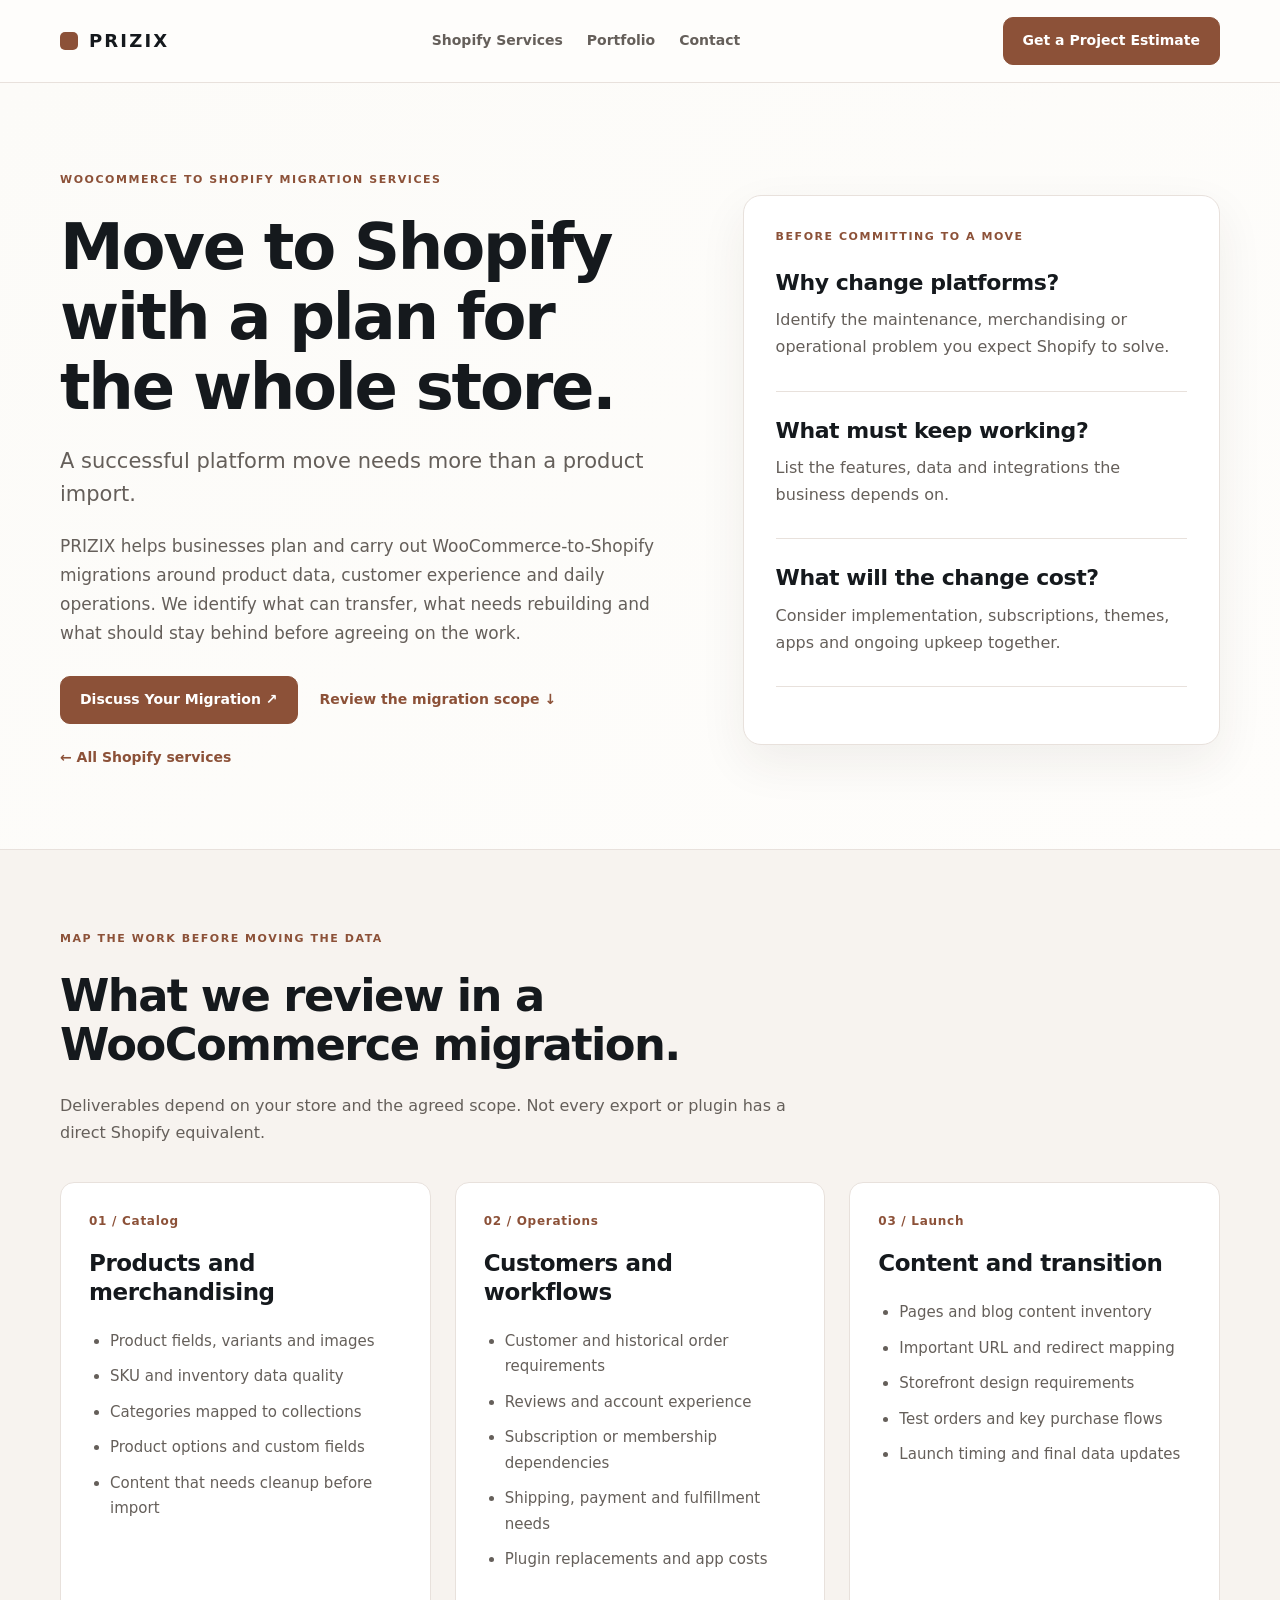
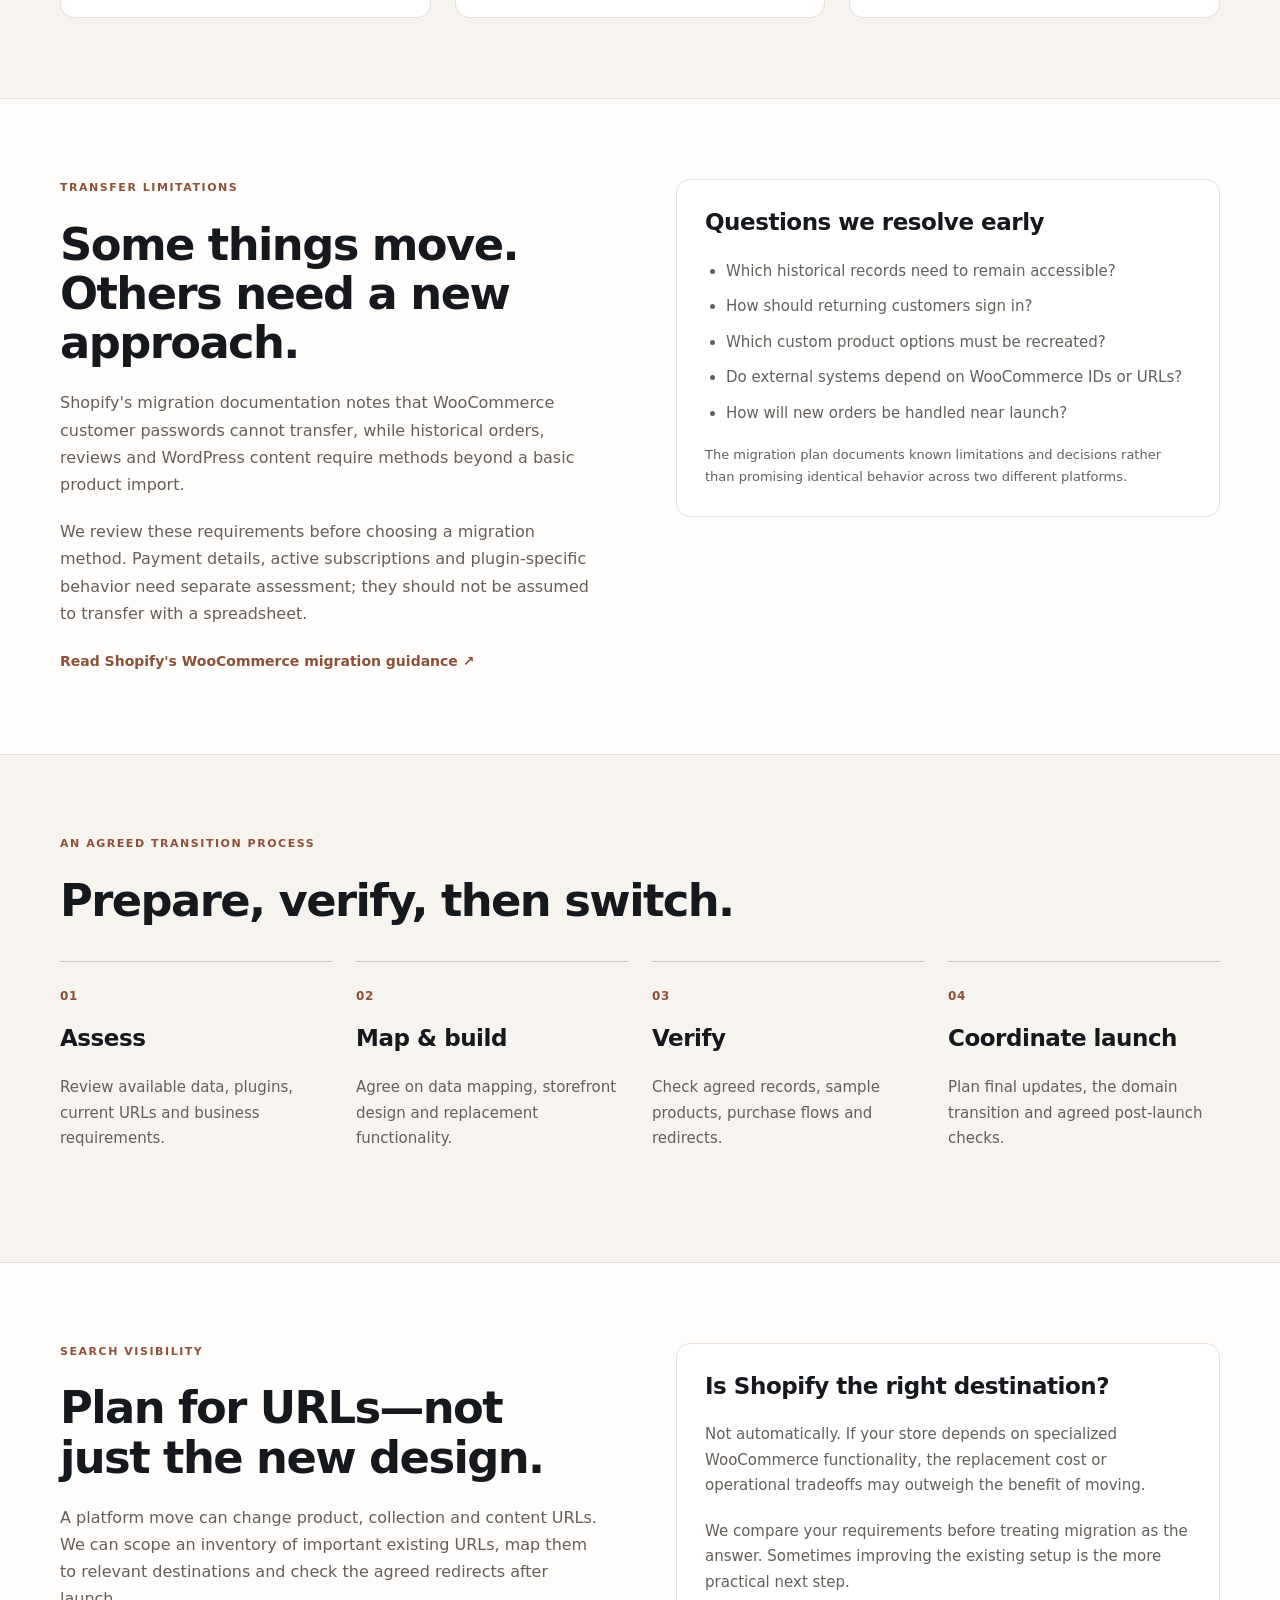
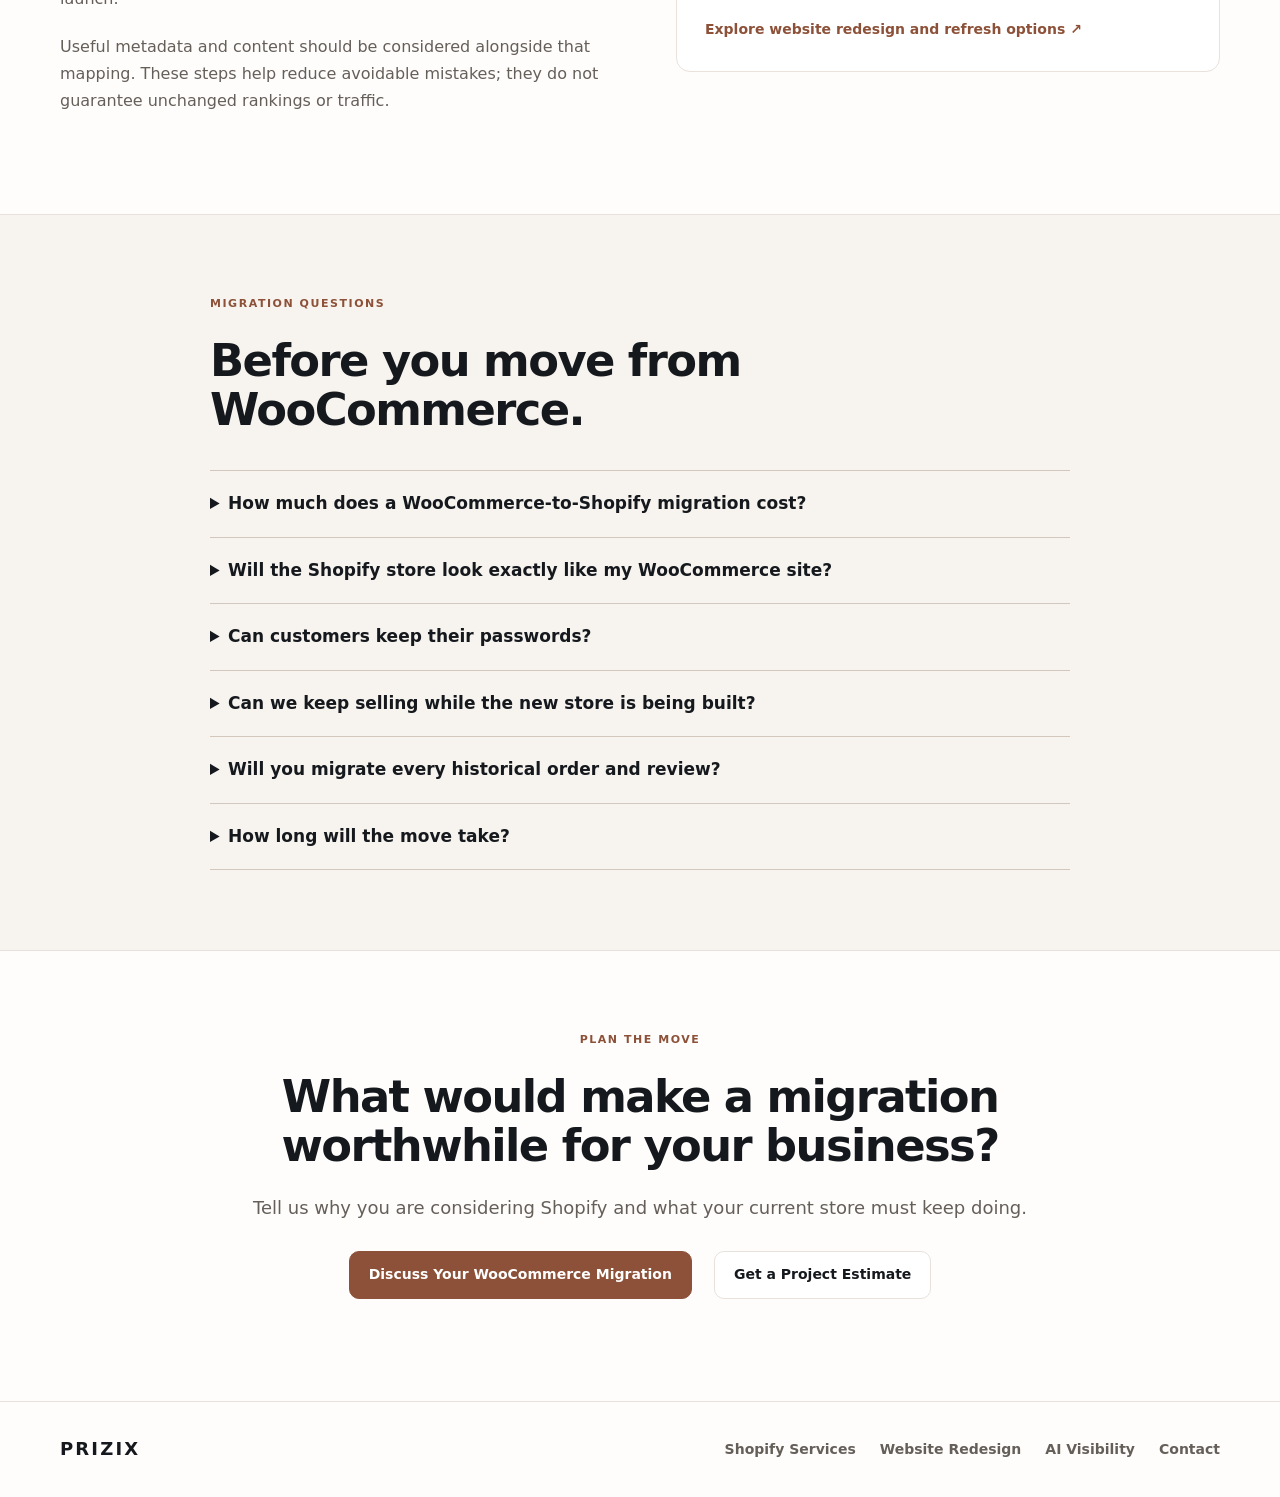
<file: shopify/woocommerce-to-shopify/index.html>
<!doctype html>
<html lang="en">
<head>
  <meta charset="utf-8"><meta name="viewport" content="width=device-width, initial-scale=1">
  <title>WooCommerce to Shopify Migration Services | PRIZIX</title>
  <meta name="description" content="Plan your WooCommerce to Shopify migration with PRIZIX. Review product data, customer accounts, redirects, integrations and launch requirements before moving.">
  <link rel="canonical" href="https://www.prizix.com/shopify/woocommerce-to-shopify/">
  <link rel="icon" href="/favicon.svg" type="image/svg+xml"><link rel="stylesheet" href="/shopify/styles.css">
  <meta property="og:type" content="website"><meta property="og:title" content="WooCommerce to Shopify Migration Services | PRIZIX">
  <meta property="og:description" content="More than a product import: plan your data, storefront, redirects and daily operations before moving to Shopify.">
  <meta property="og:url" content="https://www.prizix.com/shopify/woocommerce-to-shopify/"><meta property="og:image" content="https://www.prizix.com/prizix-social-preview.png"><meta name="twitter:card" content="summary_large_image">
  <script type="application/ld+json">{"@context":"https://schema.org","@graph":[{"@type":"Service","name":"WooCommerce to Shopify Migration Services","url":"https://www.prizix.com/shopify/woocommerce-to-shopify/","serviceType":"WooCommerce to Shopify migration","provider":{"@type":"Organization","name":"PRIZIX","url":"https://www.prizix.com/"}},{"@type":"BreadcrumbList","itemListElement":[{"@type":"ListItem","position":1,"name":"Home","item":"https://www.prizix.com/"},{"@type":"ListItem","position":2,"name":"Shopify Services","item":"https://www.prizix.com/shopify/"},{"@type":"ListItem","position":3,"name":"WooCommerce to Shopify","item":"https://www.prizix.com/shopify/woocommerce-to-shopify/"}]}]}</script>
</head>
<body>
  <a class="skip" href="#main">Skip to content</a>
  <header class="nav"><div class="container nav-inner"><a class="brand" href="/" aria-label="PRIZIX home"><span class="brand-dot" aria-hidden="true"></span>PRIZIX</a><nav aria-label="Primary navigation"><a href="/shopify/">Shopify Services</a><a href="/#portfolio">Portfolio</a><a href="/#contact">Contact</a></nav><a class="btn primary" href="/estimate/">Get a Project Estimate</a></div></header>
  <main id="main">
    <section class="hero"><div class="container hero-grid"><div><p class="eyebrow">WooCommerce to Shopify migration services</p><h1>Move to Shopify with a plan for the whole store.</h1><p class="lead">A successful platform move needs more than a product import.</p><p class="intro">PRIZIX helps businesses plan and carry out WooCommerce-to-Shopify migrations around product data, customer experience and daily operations. We identify what can transfer, what needs rebuilding and what should stay behind before agreeing on the work.</p><div class="actions"><a class="btn primary" href="/#contact">Discuss Your Migration ↗</a><a class="text-link" href="#migration-scope">Review the migration scope ↓</a></div><p class="small"><a class="text-link" href="/shopify/">← All Shopify services</a></p></div><aside class="hero-card"><p class="eyebrow">Before committing to a move</p><div class="stack"><article><h3>Why change platforms?</h3><p>Identify the maintenance, merchandising or operational problem you expect Shopify to solve.</p></article><article><h3>What must keep working?</h3><p>List the features, data and integrations the business depends on.</p></article><article><h3>What will the change cost?</h3><p>Consider implementation, subscriptions, themes, apps and ongoing upkeep together.</p></article></div></aside></div></section>
    <section class="section tinted" id="migration-scope"><div class="container"><div class="section-head"><p class="eyebrow">Map the work before moving the data</p><h2>What we review in a WooCommerce migration.</h2><p>Deliverables depend on your store and the agreed scope. Not every export or plugin has a direct Shopify equivalent.</p></div><div class="grid three"><article class="card"><span class="number">01 / Catalog</span><h3>Products and merchandising</h3><ul><li>Product fields, variants and images</li><li>SKU and inventory data quality</li><li>Categories mapped to collections</li><li>Product options and custom fields</li><li>Content that needs cleanup before import</li></ul></article><article class="card"><span class="number">02 / Operations</span><h3>Customers and workflows</h3><ul><li>Customer and historical order requirements</li><li>Reviews and account experience</li><li>Subscription or membership dependencies</li><li>Shipping, payment and fulfillment needs</li><li>Plugin replacements and app costs</li></ul></article><article class="card"><span class="number">03 / Launch</span><h3>Content and transition</h3><ul><li>Pages and blog content inventory</li><li>Important URL and redirect mapping</li><li>Storefront design requirements</li><li>Test orders and key purchase flows</li><li>Launch timing and final data updates</li></ul></article></div></div></section>
    <section class="section"><div class="container split"><div><p class="eyebrow">Transfer limitations</p><h2>Some things move. Others need a new approach.</h2><p>Shopify's migration documentation notes that WooCommerce customer passwords cannot transfer, while historical orders, reviews and WordPress content require methods beyond a basic product import.</p><p>We review these requirements before choosing a migration method. Payment details, active subscriptions and plugin-specific behavior need separate assessment; they should not be assumed to transfer with a spreadsheet.</p><a class="text-link" href="https://help.shopify.com/en/manual/migrating-to-shopify/migrating-from-woocommerce">Read Shopify's WooCommerce migration guidance ↗</a></div><div class="card"><h3>Questions we resolve early</h3><ul><li>Which historical records need to remain accessible?</li><li>How should returning customers sign in?</li><li>Which custom product options must be recreated?</li><li>Do external systems depend on WooCommerce IDs or URLs?</li><li>How will new orders be handled near launch?</li></ul><p class="small">The migration plan documents known limitations and decisions rather than promising identical behavior across two different platforms.</p></div></div></section>
    <section class="section tinted"><div class="container"><div class="section-head"><p class="eyebrow">An agreed transition process</p><h2>Prepare, verify, then switch.</h2></div><ol class="grid four process"><li><span class="number">01</span><h3>Assess</h3><p>Review available data, plugins, current URLs and business requirements.</p></li><li><span class="number">02</span><h3>Map &amp; build</h3><p>Agree on data mapping, storefront design and replacement functionality.</p></li><li><span class="number">03</span><h3>Verify</h3><p>Check agreed records, sample products, purchase flows and redirects.</p></li><li><span class="number">04</span><h3>Coordinate launch</h3><p>Plan final updates, the domain transition and agreed post-launch checks.</p></li></ol></div></section>
    <section class="section"><div class="container split"><div><p class="eyebrow">Search visibility</p><h2>Plan for URLs—not just the new design.</h2><p>A platform move can change product, collection and content URLs. We can scope an inventory of important existing URLs, map them to relevant destinations and check the agreed redirects after launch.</p><p>Useful metadata and content should be considered alongside that mapping. These steps help reduce avoidable mistakes; they do not guarantee unchanged rankings or traffic.</p></div><div class="card"><h3>Is Shopify the right destination?</h3><p>Not automatically. If your store depends on specialized WooCommerce functionality, the replacement cost or operational tradeoffs may outweigh the benefit of moving.</p><p>We compare your requirements before treating migration as the answer. Sometimes improving the existing setup is the more practical next step.</p><a class="text-link" href="/website-redesign/">Explore website redesign and refresh options ↗</a></div></div></section>
    <section class="section tinted"><div class="container faq"><p class="eyebrow">Migration questions</p><h2>Before you move from WooCommerce.</h2><details><summary>How much does a WooCommerce-to-Shopify migration cost?</summary><p>The estimate depends on data quality, product complexity, historical records, custom features, integrations and design scope. Shopify plans, paid themes, migration tools and apps are separate unless explicitly included in the proposal.</p></details><details><summary>Will the Shopify store look exactly like my WooCommerce site?</summary><p>Not automatically. A WooCommerce theme does not become a Shopify theme. We agree on the layouts and functionality to recreate, adapt or redesign.</p></details><details><summary>Can customers keep their passwords?</summary><p>No. WooCommerce passwords do not transfer to Shopify. The customer sign-in approach needs to be planned for the account system used by the new store.</p></details><details><summary>Can we keep selling while the new store is being built?</summary><p>The current store can usually remain active during preparation. We agree on how to handle changes and orders near launch, along with any expected interruption. We do not promise zero downtime without reviewing the setup.</p></details><details><summary>Will you migrate every historical order and review?</summary><p>Only if included and technically supported. We assess the source data and import method, identify limitations and agree on which records will transfer or be retained separately.</p></details><details><summary>How long will the move take?</summary><p>We set the schedule after reviewing your data, design, integration requirements and approvals. A straightforward catalog move and a store with custom subscriptions are different projects.</p></details></div></section>
    <section class="section"><div class="container closing"><p class="eyebrow">Plan the move</p><h2>What would make a migration worthwhile for your business?</h2><p>Tell us why you are considering Shopify and what your current store must keep doing.</p><div class="actions"><a class="btn primary" href="/#contact">Discuss Your WooCommerce Migration</a><a class="btn" href="/estimate/">Get a Project Estimate</a></div></div></section>
  </main>
  <footer><div class="container footer-inner"><a class="brand" href="/">PRIZIX</a><nav aria-label="Footer navigation"><a href="/shopify/">Shopify Services</a><a href="/website-redesign/">Website Redesign</a><a href="/ai-search-visibility/">AI Visibility</a><a href="/#contact">Contact</a></nav></div></footer>
</body>
</html>
</file>
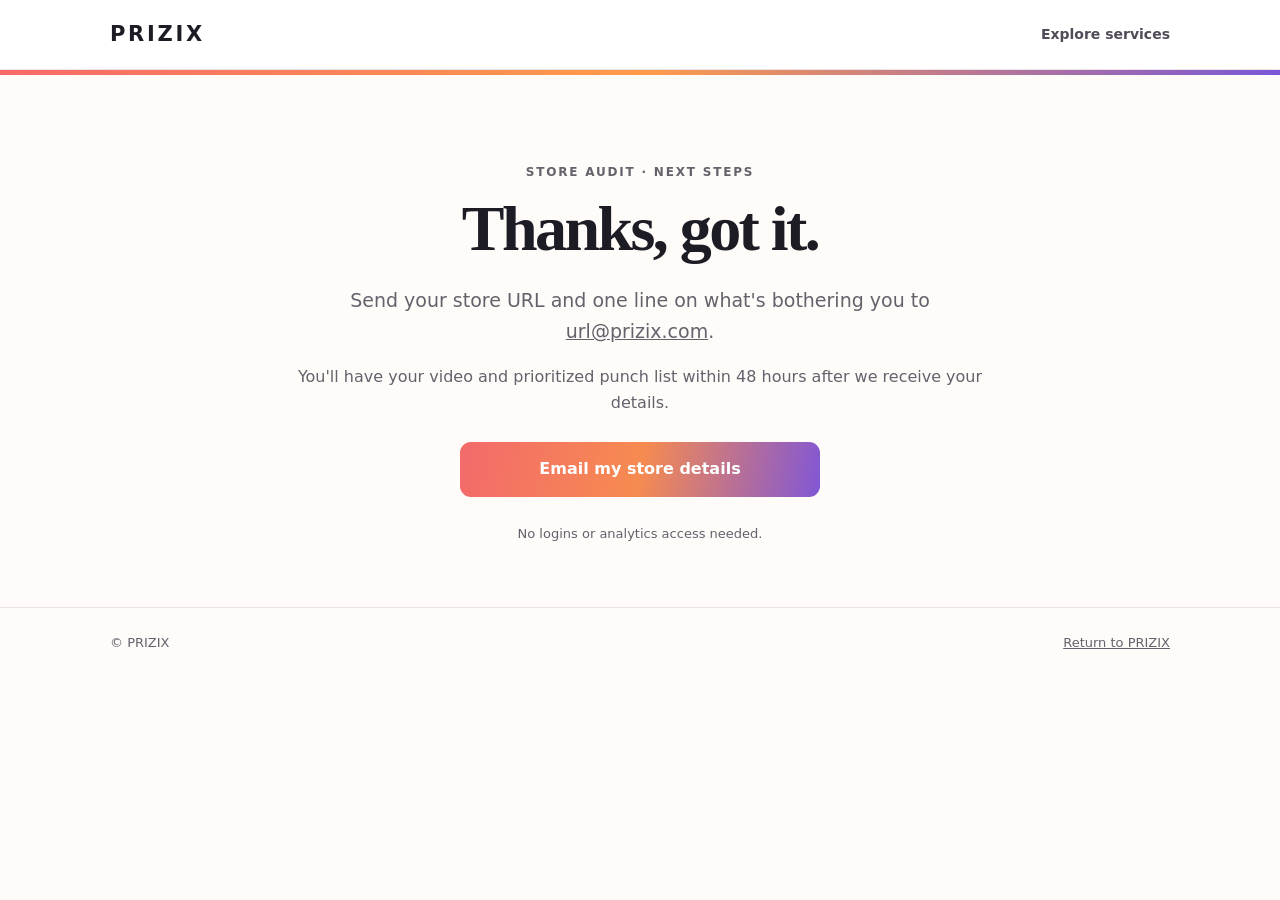
<file: store-audit/thank-you/index.html>
<!doctype html><html lang="en"><head><meta charset="utf-8"><meta name="viewport" content="width=device-width,initial-scale=1"><title>Store Audit — Thank You | PRIZIX</title><meta name="description" content="Next steps after ordering your PRIZIX store audit."><link rel="canonical" href="https://www.prizix.com/store-audit/thank-you/"><link rel="icon" href="/favicon.svg" type="image/svg+xml"><meta property="og:title" content="Store Audit — Thank You | PRIZIX"><meta property="og:description" content="Next steps after ordering your PRIZIX store audit."><meta property="og:url" content="https://www.prizix.com/store-audit/thank-you/"><meta property="og:image" content="https://www.prizix.com/prizix-social-preview.png"><style>:root{--ink:#1d1b24;--muted:#66616b;--paper:#fefbf9;--line:#eae2e4;--coral:#f76969;--orange:#ff9b49;--violet:#7957d8}*{box-sizing:border-box}html{scroll-behavior:smooth}body{margin:0;color:var(--ink);background:var(--paper);font-family:system-ui,-apple-system,Segoe UI,Roboto,Arial,sans-serif;line-height:1.65}a{color:inherit}.container{width:min(1060px,calc(100% - 36px));margin:auto}.nav{background:#fff;border-bottom:1px solid var(--line)}.nav .container{display:flex;align-items:center;justify-content:space-between;padding:17px 0;gap:15px}.brand{text-decoration:none;font-size:21px;letter-spacing:.13em;font-weight:900}.nav-link{font-weight:650;font-size:14px;text-decoration:none;color:#514b57}.stripe{height:5px;background:linear-gradient(95deg,var(--coral),var(--orange),var(--violet))}.hero{padding:76px 0 50px}.hero-grid{display:grid;grid-template-columns:1.3fr .7fr;align-items:center;gap:48px}.eyebrow{font-size:12px;font-weight:850;letter-spacing:.15em;text-transform:uppercase;color:#b44e67}.hero h1,h2{font-family:Georgia,'Times New Roman',serif;letter-spacing:-.04em;line-height:1.1}.hero h1{font-size:clamp(40px,5vw,64px);margin:12px 0 20px}.lead{font-size:19px;color:#5b535d;max-width:630px}.price-card{background:#201a29;color:white;padding:32px;border-radius:20px;box-shadow:0 20px 44px #24173221}.price{font-size:53px;font-weight:850;letter-spacing:-.05em;line-height:1.1}.price span{font-size:15px;font-weight:500;color:#d9d1e1;letter-spacing:0}.gradient-button{display:block;width:100%;text-align:center;background:linear-gradient(100deg,#f36a6b,#f68b50,#8157d5);color:white;padding:14px 16px;border:none;border-radius:11px;text-decoration:none;font-size:16px;font-weight:800;margin:22px 0 10px}.gradient-button[disabled]{cursor:not-allowed;opacity:.65}.checkout-note{font-size:12px;color:#e4dbe9;margin:0;text-align:center}.section{padding:62px 0}.section.alt{background:#f8f3f5}.section h2{font-size:clamp(30px,3vw,42px);margin:0 0 23px}.cards{display:grid;grid-template-columns:repeat(2,1fr);gap:16px}.card{background:white;border:1px solid var(--line);border-radius:14px;padding:25px}.card h3{margin:0 0 8px;font-size:19px}.card p{margin:0;color:var(--muted)}.steps{display:grid;grid-template-columns:repeat(3,1fr);gap:20px}.step{border-top:3px solid #e88382;padding:20px 0}.step strong{display:block;font-size:18px}.step p{color:var(--muted)}.fineprint{max-width:840px;color:var(--muted)}.closing{text-align:center;max-width:700px;margin:auto}.closing p{color:var(--muted)}footer{border-top:1px solid var(--line);padding:24px 0;font-size:13px;color:var(--muted)}footer .container{display:flex;justify-content:space-between;gap:20px}footer a{color:inherit}.skip{position:absolute;left:-999px}.skip:focus{left:10px;top:10px;background:#fff;padding:10px;z-index:100}a:focus-visible,button:focus-visible{outline:3px solid var(--violet);outline-offset:3px}@media(max-width:740px){.hero{padding:45px 0 30px}.hero-grid,.cards,.steps{grid-template-columns:1fr}.hero-grid{gap:24px}.price-card{padding:24px}.section{padding:42px 0}.nav-link{font-size:12px}.hero h1{font-size:42px}footer .container{flex-direction:column}}</style></head><body><a class="skip" href="#main">Skip to content</a><header class="nav"><div class="container"><a class="brand" href="/">PRIZIX</a><a class="nav-link" href="/#solutions">Explore services</a></div></header><div class="stripe"></div><main id="main"><section class="hero"><div class="container closing"><p class="eyebrow">Store audit · Next steps</p><h1>Thanks, got it.</h1><p class="lead" style="margin:auto">Send your store URL and one line on what's bothering you to <a href="mailto:url@prizix.com">url@prizix.com</a>.</p><p>You'll have your video and prioritized punch list within 48 hours after we receive your details.</p><a class="gradient-button" style="max-width:360px;margin:26px auto" href="mailto:url@prizix.com?subject=My%20%24299%20Store%20Audit&body=Store%20URL%3A%20%0AWhat%20I'm%20concerned%20about%3A%20">Email my store details</a><p style="font-size:13px;color:var(--muted)">No logins or analytics access needed.</p></div></section></main><footer><div class="container"><span>© PRIZIX</span><a href="/">Return to PRIZIX</a></div></footer></body></html>
</file>
<file: shopify/styles.css>
:root{--bg:#fefdfb;--surface:#fff;--tinted:#f7f3ef;--ink:#15191d;--muted:#655f5a;--line:#e8e1dc;--accent:#8c5138;--accent-hover:#75412c}
*{box-sizing:border-box}html{scroll-behavior:smooth;scroll-padding-top:120px}body{margin:0;background:var(--bg);color:var(--ink);font-family:ui-sans-serif,system-ui,-apple-system,"Segoe UI",sans-serif;line-height:1.7}a{color:inherit;text-decoration:none}p{color:var(--muted);margin:0 0 20px}h1,h2,h3{line-height:1.1;letter-spacing:-.035em;margin:0 0 22px}h1{font-size:clamp(42px,5vw,70px);max-width:750px}h2{font-size:clamp(32px,3.5vw,48px)}h3{font-size:23px;letter-spacing:-.02em;line-height:1.25}ul{padding-left:21px;color:var(--muted)}li{margin-bottom:10px}strong{color:var(--ink)}.container{width:min(1160px,calc(100% - 48px));margin:auto}.nav{position:sticky;top:0;z-index:10;background:rgba(254,253,251,.97);border-bottom:1px solid var(--line)}.nav-inner{display:flex;align-items:center;justify-content:space-between;gap:24px;padding:17px 0}.brand{display:inline-flex;align-items:center;gap:11px;font-size:18px;letter-spacing:.12em;font-weight:900;white-space:nowrap}.brand-dot{width:18px;height:18px;border-radius:5px;background:var(--accent)}nav{display:flex;flex-wrap:wrap;gap:24px;font-size:14px;font-weight:650;color:var(--muted)}nav a:hover,.text-link:hover{color:var(--accent);text-decoration:underline}.btn{display:inline-flex;align-items:center;justify-content:center;gap:12px;min-height:48px;padding:12px 19px;border-radius:10px;border:1px solid var(--line);background:white;font-size:14px;font-weight:750;line-height:1.4;text-align:center}.btn.primary{background:var(--accent);border-color:var(--accent);color:white}.btn.primary:hover{background:var(--accent-hover)}a:focus-visible,summary:focus-visible{outline:3px solid var(--accent);outline-offset:5px}.skip{position:fixed;top:-90px;left:16px;background:white;padding:12px;z-index:30}.skip:focus{top:12px}.hero{padding:88px 0 80px;background:linear-gradient(140deg,#fcfbf8,transparent)}.hero-grid{display:grid;grid-template-columns:1.3fr 1fr;align-items:center;gap:62px}.eyebrow{text-transform:uppercase;letter-spacing:.14em;font-size:11px;font-weight:850;color:var(--accent);margin-bottom:22px}.lead{font-size:21px;line-height:1.6}.intro{font-size:17px}.actions{display:flex;align-items:center;flex-wrap:wrap;gap:22px;margin:28px 0 22px}.text-link{font-size:14px;font-weight:750;color:var(--accent)}.small{font-size:13px;line-height:1.7;margin:18px 0 0}.hero-card{background:white;border:1px solid var(--line);border-radius:18px;padding:32px;box-shadow:0 18px 48px rgba(58,38,28,.07)}.hero-card>a{display:flex;gap:14px;align-items:baseline;border-top:1px solid var(--line);padding:23px 0}.hero-card>a:hover strong{color:var(--accent)}.hero-card strong{display:block;font-size:16px;line-height:1.4}.hero-card small{display:block;color:var(--muted);font-size:13px;line-height:1.65;margin-top:6px}.number{color:var(--accent);font-size:12px;font-weight:800;letter-spacing:.06em;display:block;margin-bottom:18px}.hero-card .number{margin:0}.card-note{padding:23px 0 0;border-top:1px solid var(--line);font-size:22px;font-weight:650;letter-spacing:-.03em;line-height:1.4}.section{padding:80px 0}.tinted{background:var(--tinted);border-block:1px solid var(--line)}.section-head{max-width:760px;margin-bottom:36px}.grid{display:grid;gap:24px}.three{grid-template-columns:repeat(3,minmax(0,1fr))}.four{grid-template-columns:repeat(4,minmax(0,1fr))}.card{background:white;border:1px solid var(--line);border-radius:14px;padding:28px}.card p,.card li{font-size:15px}.card .small{font-size:13px}.split{display:grid;grid-template-columns:1fr 1fr;gap:72px;align-items:start}.stack article{border-bottom:1px solid var(--line);margin-bottom:25px;padding-bottom:10px}.stack h3{font-size:22px;margin-bottom:10px}.process{list-style:none;padding:0;margin:0}.process li{border-top:1px solid #d4c8be;padding-top:24px}.process p{font-size:15px}.faq{max-width:860px}.faq h2{margin-bottom:36px}details{border-top:1px solid #d4c8be;padding:20px 0}details:last-child{border-bottom:1px solid #d4c8be}summary{cursor:pointer;font-size:17px;font-weight:650;line-height:1.5;padding-right:12px}details p{margin:18px 0 0;font-size:15px;max-width:740px}.closing{max-width:820px;text-align:center}.closing .actions{justify-content:center}.closing>p:not(.eyebrow){font-size:18px}footer{border-top:1px solid var(--line);padding:32px 0}.footer-inner{display:flex;justify-content:space-between;align-items:center;gap:24px}
@media(max-width:960px){.hero-grid{gap:32px;grid-template-columns:1.15fr 1fr}.three{grid-template-columns:1fr}.four{grid-template-columns:1fr 1fr}.split{gap:32px}.nav-inner{gap:16px}nav{gap:16px}.hero{padding:60px 0}.hero-card{padding:24px}}
@media(max-width:700px){html{scroll-padding-top:155px}.container{width:calc(100% - 36px)}.nav-inner{flex-wrap:wrap;padding:14px 0;gap:12px}.nav-inner nav{order:3;width:100%;justify-content:center;font-size:13px}.nav-inner>.btn{font-size:12px;min-height:42px;padding:9px 12px}.hero-grid,.split,.four{grid-template-columns:1fr}.hero-grid{gap:34px}.hero{padding:42px 0 52px}.lead{font-size:19px}.section{padding:54px 0}.card{padding:24px}.actions{gap:18px}.footer-inner{align-items:flex-start;flex-direction:column}.footer-inner nav{gap:16px}.closing{text-align:left}.closing .actions{justify-content:flex-start}}
@media(prefers-reduced-motion:reduce){html{scroll-behavior:auto}}
</file>
<file: insights/article.css>
.reading{max-width:820px}.article-header{padding-top:64px;padding-bottom:34px}.article-header>.text-link{display:inline-block;margin-bottom:28px}.article-header h1{font-size:clamp(36px,4.4vw,58px);line-height:1.08;max-width:none}.byline{font-size:13px;margin-bottom:0}.byline span{padding:0 8px}.article-body{font-size:17px;line-height:1.85;padding-bottom:72px}.article-body section{margin-top:48px}.article-body h2{font-size:clamp(27px,3vw,35px);line-height:1.2;margin-bottom:22px}.article-body p{margin-bottom:23px}.article-body a:not(.btn){color:var(--accent);text-decoration:underline;text-underline-offset:3px}.article-body li{color:var(--muted);margin-bottom:12px}.article-body strong{font-weight:700}.takeaway{background:var(--tinted);border-left:4px solid var(--accent);padding:26px 28px;margin-bottom:32px;border-radius:0 12px 12px 0}.takeaway p:last-child,.example p:last-child{margin-bottom:0}.takeaway .eyebrow,.example .eyebrow{margin-bottom:12px}.article-toc{display:flex;flex-direction:column;gap:8px;padding:24px 0;border-block:1px solid var(--line);margin:34px 0;font-size:15px}.article-toc strong{margin-bottom:5px}.example{padding:24px;background:var(--tinted);border-radius:12px;margin:28px 0}.article-table{border-collapse:collapse;width:100%;table-layout:fixed;font-size:14px;line-height:1.6;margin:28px 0}.article-table caption{text-align:left;color:var(--muted);font-size:13px;padding-bottom:12px}.article-table th,.article-table td{border:1px solid var(--line);padding:15px;text-align:left;vertical-align:top;overflow-wrap:anywhere}.article-table thead{background:var(--tinted)}.article-table tbody th{font-weight:700}.article-table td{color:var(--muted)}.article-cta{padding:32px;background:var(--tinted);border:1px solid var(--line);border-radius:14px}.article-cta .actions{margin-bottom:0}.article-cta .small{margin-top:18px;margin-bottom:0}.article-related{margin-top:44px;padding-top:28px;border-top:1px solid var(--line)}.article-related h2{font-size:24px}.article-related a{display:block;margin-bottom:12px;font-size:15px}
@media(max-width:700px){.article-header{padding-top:36px}.article-body{font-size:16px}.takeaway,.article-cta{padding:22px}.article-table{font-size:12px}.article-table th,.article-table td{padding:9px}.article-body section{margin-top:38px}}
</file>
